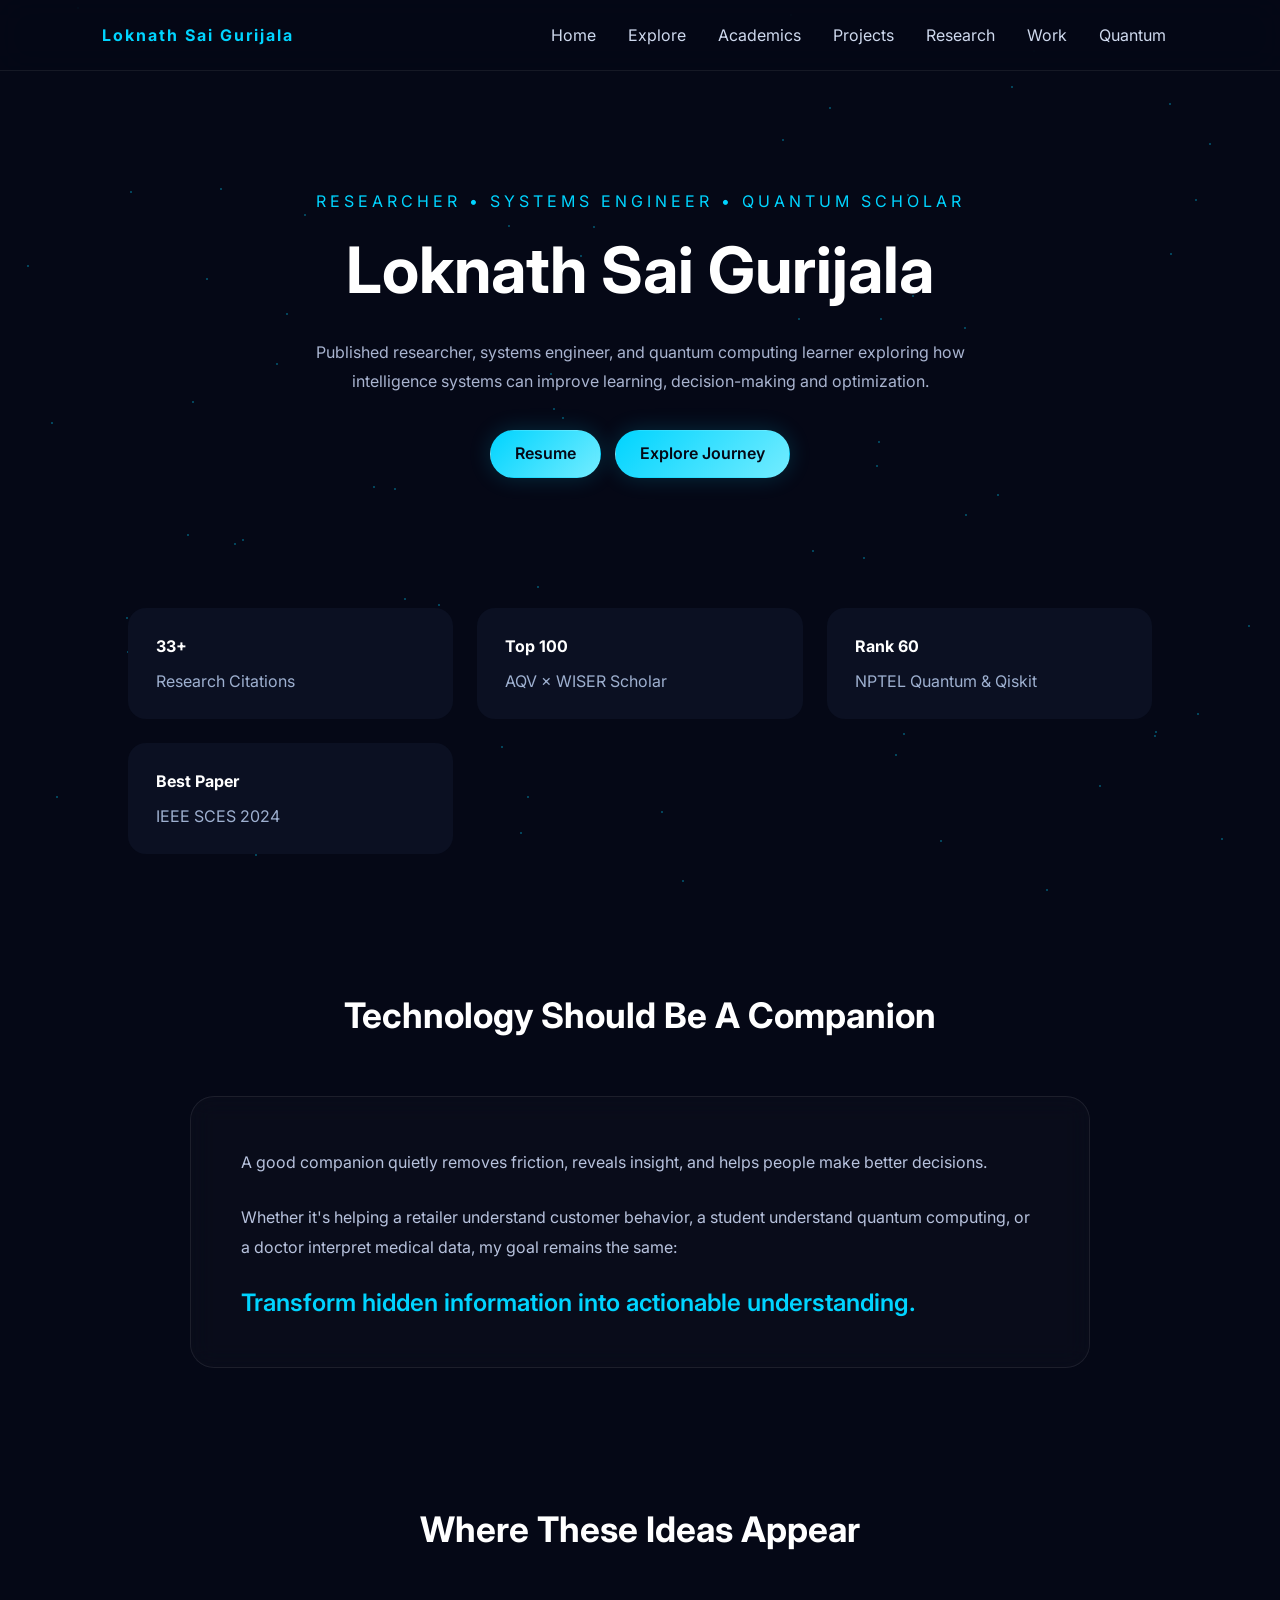
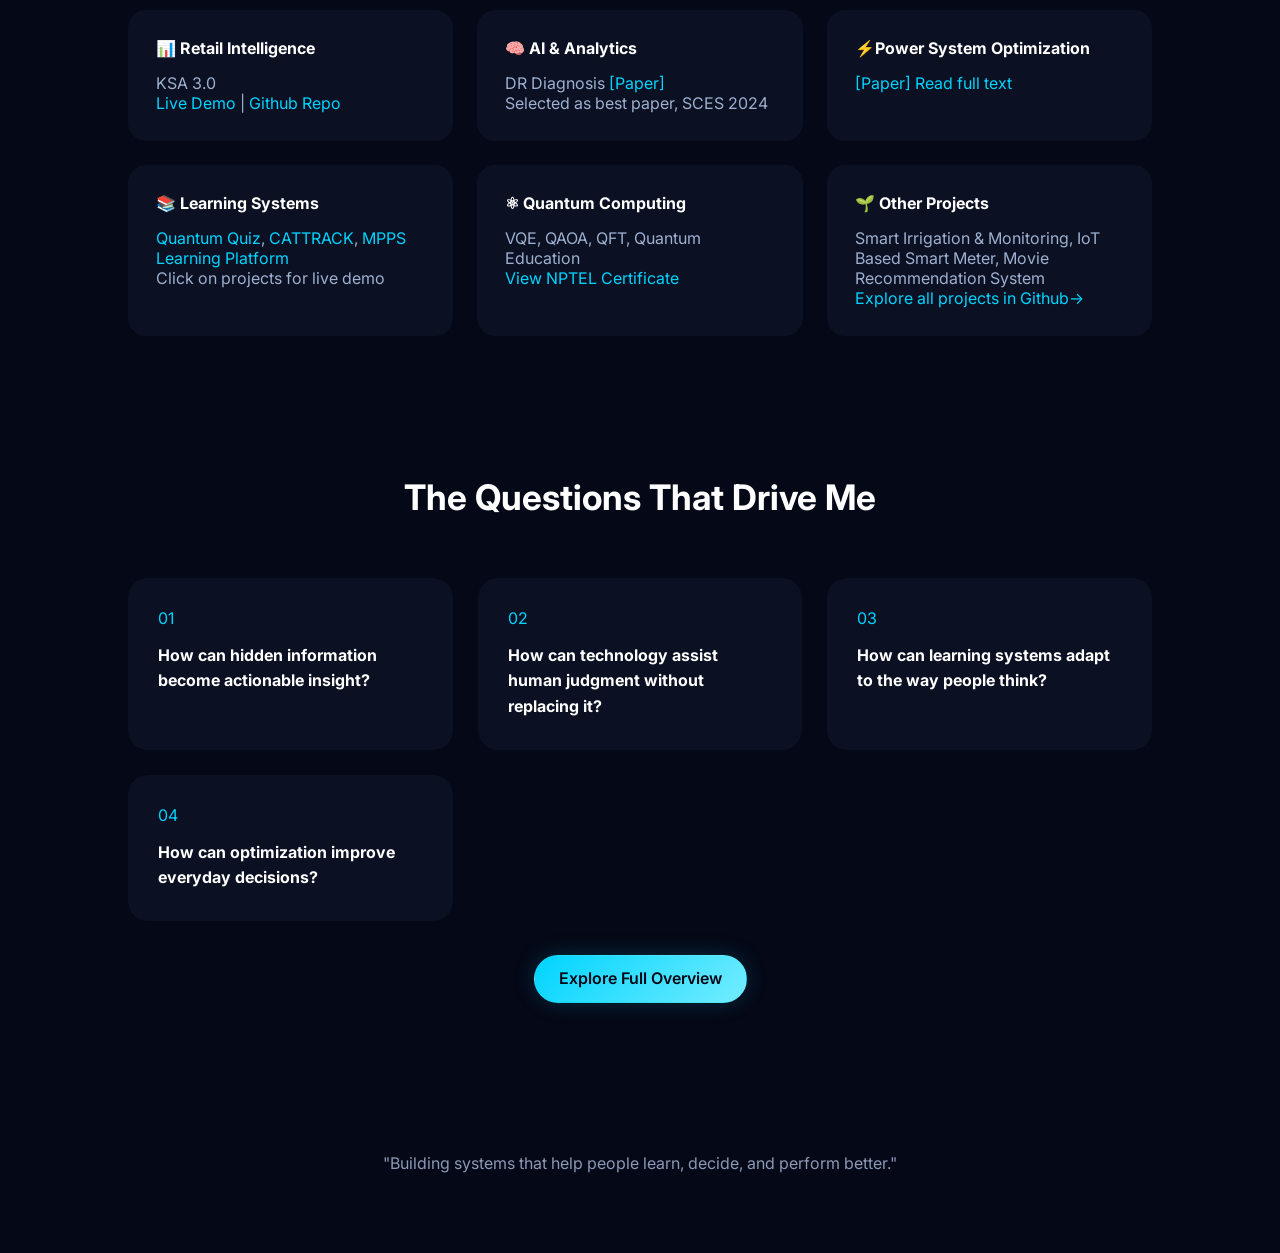
<file: index.html>
<!DOCTYPE html>
<html lang="en">
<head>
    <meta charset="UTF-8">
    <meta name="viewport" content="width=device-width, initial-scale=1.0">
    <title>Loknath Sai Gurijala</title>

    <link rel="stylesheet" href="css/landing_style.css">
</head>
<body>

    <!-- Background -->
    <div id="particles"></div>

    <!-- Navigation -->
    <nav class="navbar">
        <a href="index.html" class="logo">Loknath Sai Gurijala</a>

        <div class="nav-links">
            <a href="index.html">Home</a>
            <a href="explore.html">Explore</a>
            <a href="academics.html">Academics</a>
            <a href="projects.html">Projects</a>
            <a href="research.html">Research</a>
            <a href="work.html">Work</a>
            <a href="quantum.html">Quantum</a>
        </div>
    </nav>

    <!-- HERO -->
    <section class="hero" id="home">

    <div class="hero-content">

        <div class="hero-tag">
            RESEARCHER • SYSTEMS ENGINEER • QUANTUM SCHOLAR
        </div>

        <h1>
            Loknath Sai Gurijala
        </h1>

        <p>
            Published researcher, systems engineer,
            and quantum computing learner exploring
            how intelligence systems can improve
            learning, decision-making and optimization.
        </p>

        <div class="hero-actions">
            <a href="pdf_resume.html" class="primary-button">
                Resume
            </a>

            <a href="#philosophy" class="primary-button">
                Explore Journey
            </a>
        </div>

    </div>

</section>

<section class="section">

    <div class="domains">

        <div class="domain-card">
            <h4>33+</h4>
            <p>Research Citations</p>
        </div>

        <div class="domain-card">
            <h4>Top 100</h4>
            <p>AQV × WISER Scholar</p>
        </div>

        <div class="domain-card">
            <h4>Rank 60</h4>
            <p>NPTEL Quantum & Qiskit</p>
        </div>

        <div class="domain-card">
            <h4>Best Paper</h4>
            <p>IEEE SCES 2024</p>
        </div>

    </div>

</section>

    <!-- PHILOSOPHY -->
    <section id="philosophy" class="section">

        <h3>Technology Should Be A Companion</h3>

        <div class="philosophy-card">

            <p>
                A good companion quietly removes friction,
                reveals insight, and helps people make
                better decisions.
            </p>

            <p>
                Whether it's helping a retailer understand
                customer behavior, a student understand
                quantum computing, or a doctor interpret
                medical data, my goal remains the same:
            </p>

            <div class="mission">
                Transform hidden information into
                actionable understanding.
            </div>
            
        </div>

        
            
    

    </section>
<!-- DOMAINS -->
    <section class="section" id="projects-overview">

        <h3>Where These Ideas Appear</h3>

        <div class="domains">

            <div class="domain-card">
                <h4>📊 Retail Intelligence</h4>
                <p> KSA 3.0 </p>
                <p><a href="https://ksa-3-0.onrender.com" target="_blank">Live Demo</a> | <a href="https://github.com/loki1512/KSA-2.0/tree/main#readme" target="_blank">Github Repo</a></p>
            </div>
            <div class="domain-card">
                <h4>🧠 AI & Analytics</h4>
                <p>
                    DR Diagnosis <a href="https://www.cell.com/heliyon/fulltext/S2405-8440(24)02374-0" target="_blank">[Paper]</a> 
                </p>
                    <p>Selected as best paper, SCES 2024</p>
            </div>
            <div class="domain-card">
                <h4>⚡Power System Optimization</h4>
                <p> <a href="https://www.cell.com/heliyon/fulltext/S2405-8440(24)02374-0">[Paper] Read full text</a> </p>
            </div>
            <div class="domain-card">
                <h4>📚 Learning Systems</h4>
                <p>
                    <a href="https://loki1512.github.io/quantum_quiz/">Quantum Quiz</a>,
                    <a href="https://cattrack.onrender.com/">CATTRACK</a>,
                    <a href=" https://loki1512.github.io/Mega_PTM_3.0/">MPPS Learning Platform</a>


                </p>
                <p>Click on projects for live demo</p>
            </div>

            

            <div class="domain-card">
                <h4>⚛ Quantum Computing</h4>
                <p>VQE, QAOA, QFT, Quantum Education</p>
                <p><a href="https://nptel.ac.in/noc/E_Certificate/NOC26CS89S35830011603221218" target="_blank">View NPTEL Certificate</a></p>
            </div>

            <div class="domain-card">
                <h4>🌱 Other Projects</h4>
                <p>
                Smart Irrigation & Monitoring,
                IoT Based Smart Meter,
                Movie Recommendation System
                </p>
                <p><a href="https://github.com/loki1512" target="_blank">Explore all projects in Github→</a></p>
            </div>

            

        </div>
    </section>

    <!-- QUESTIONS -->
    <section class="section" id="questions">

        <h3>The Questions That Drive Me</h3>

        <div class="question-grid">

            <div class="question-card">
                <span>01</span>
                <h4>
                    How can hidden information become actionable insight?
                </h4>
            </div>

            <div class="question-card">
                <span>02</span>
                <h4>
                    How can technology assist human judgment without replacing it?
                </h4>
            </div>

            <div class="question-card">
                <span>03</span>
                <h4>
                    How can learning systems adapt to the way people think?
                </h4>
            </div>

            <div class="question-card">
                <span>04</span>
                <h4>
                    How can optimization improve everyday decisions?
                </h4>
            </div>

        </div>
        <div class="section-actions">
            <a href="explore.html" class="primary-button">
                Explore Full Overview
            </a>
        </div>

    </section>

    
    <!-- FOOTER -->
    <footer>

        <p>
            "Building systems that help people learn,
            decide, and perform better."
        </p>

    </footer>

    <script src="js/landing_script.js"></script>

</body>
</html>
<!-- redeploy -->
</file>
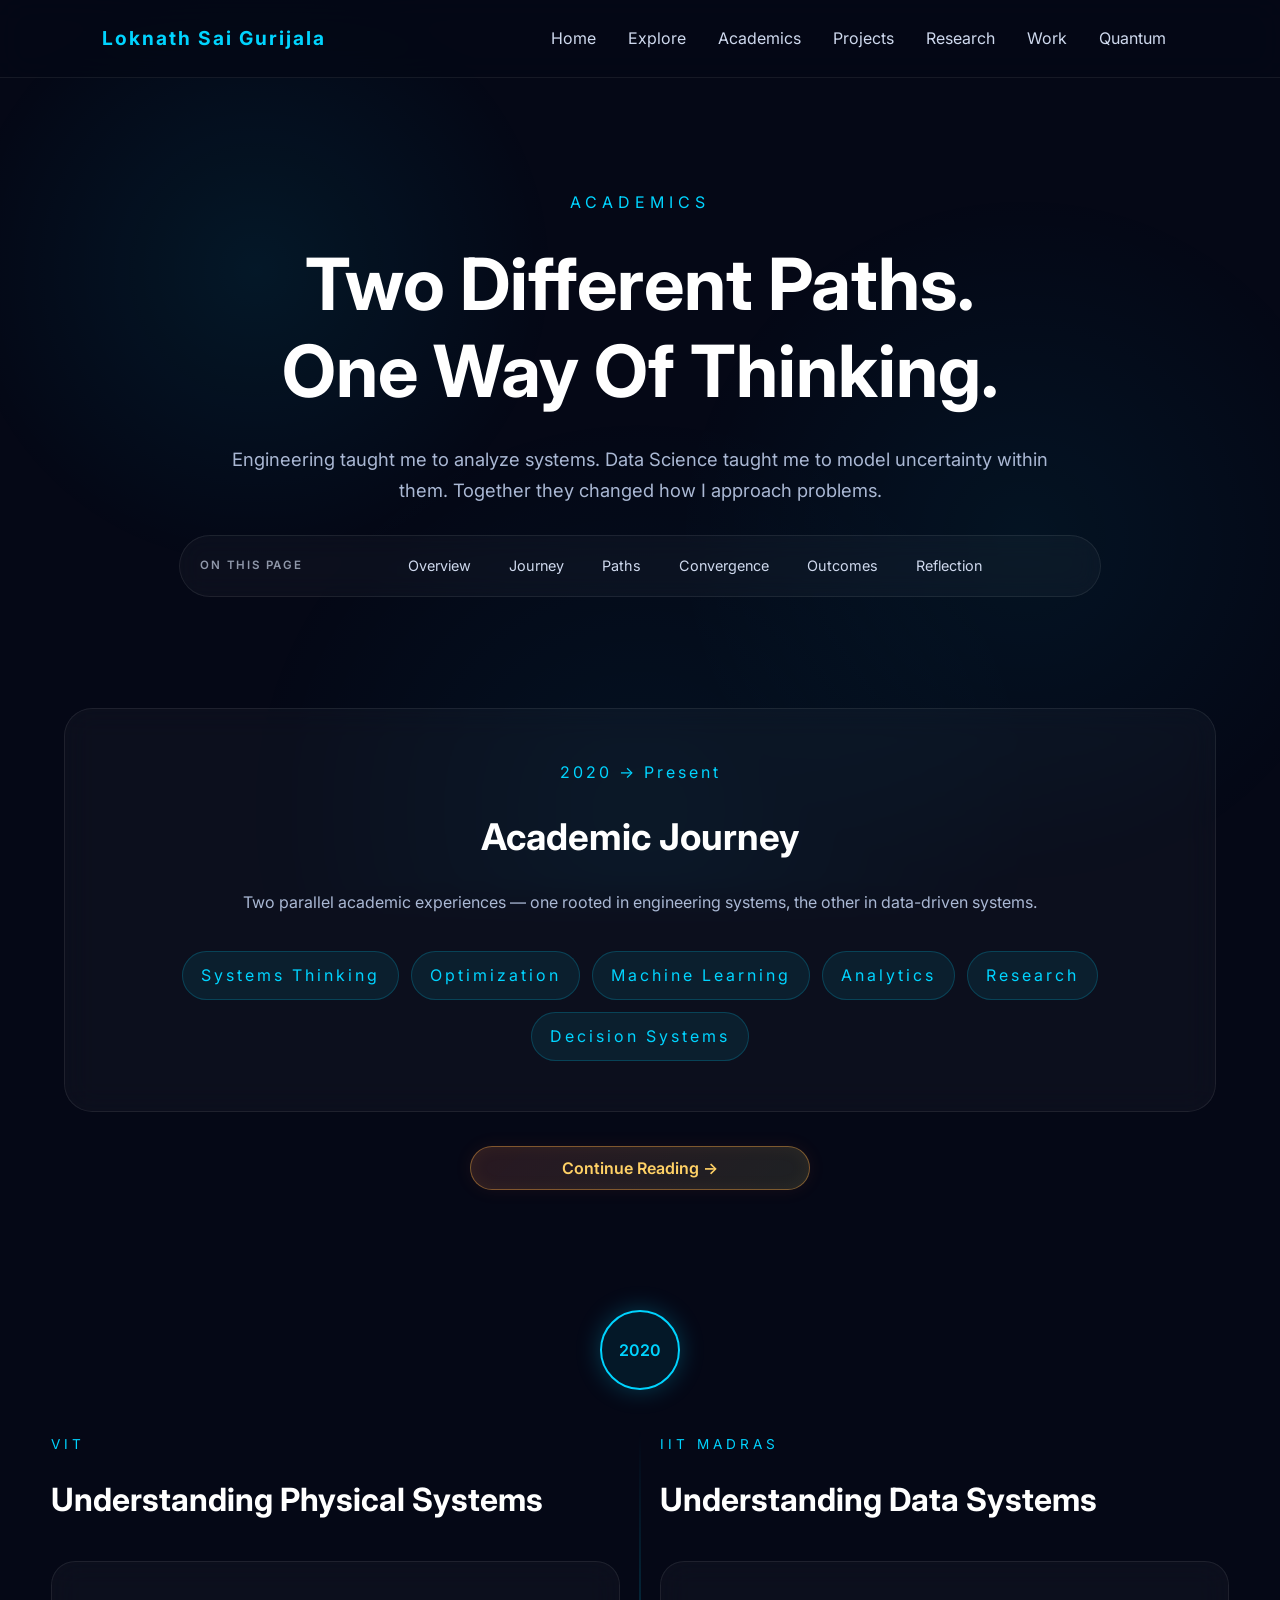
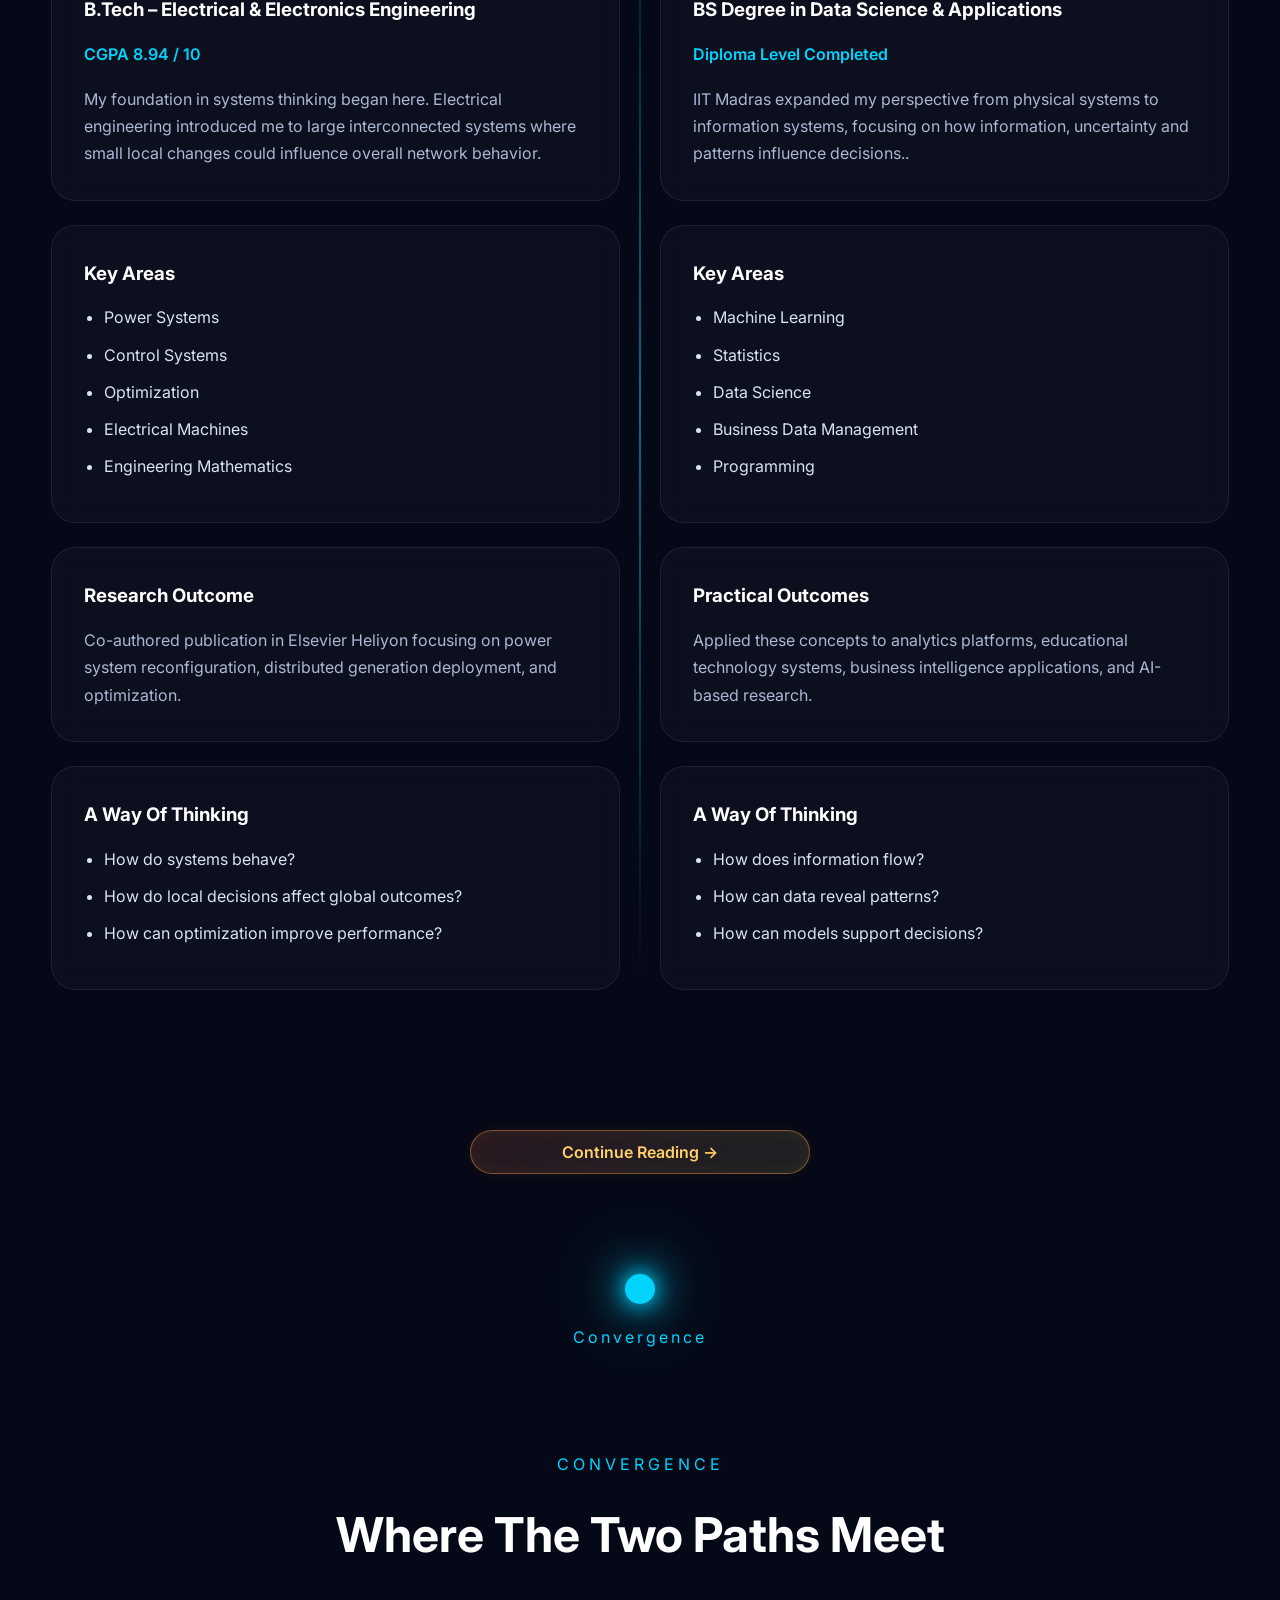
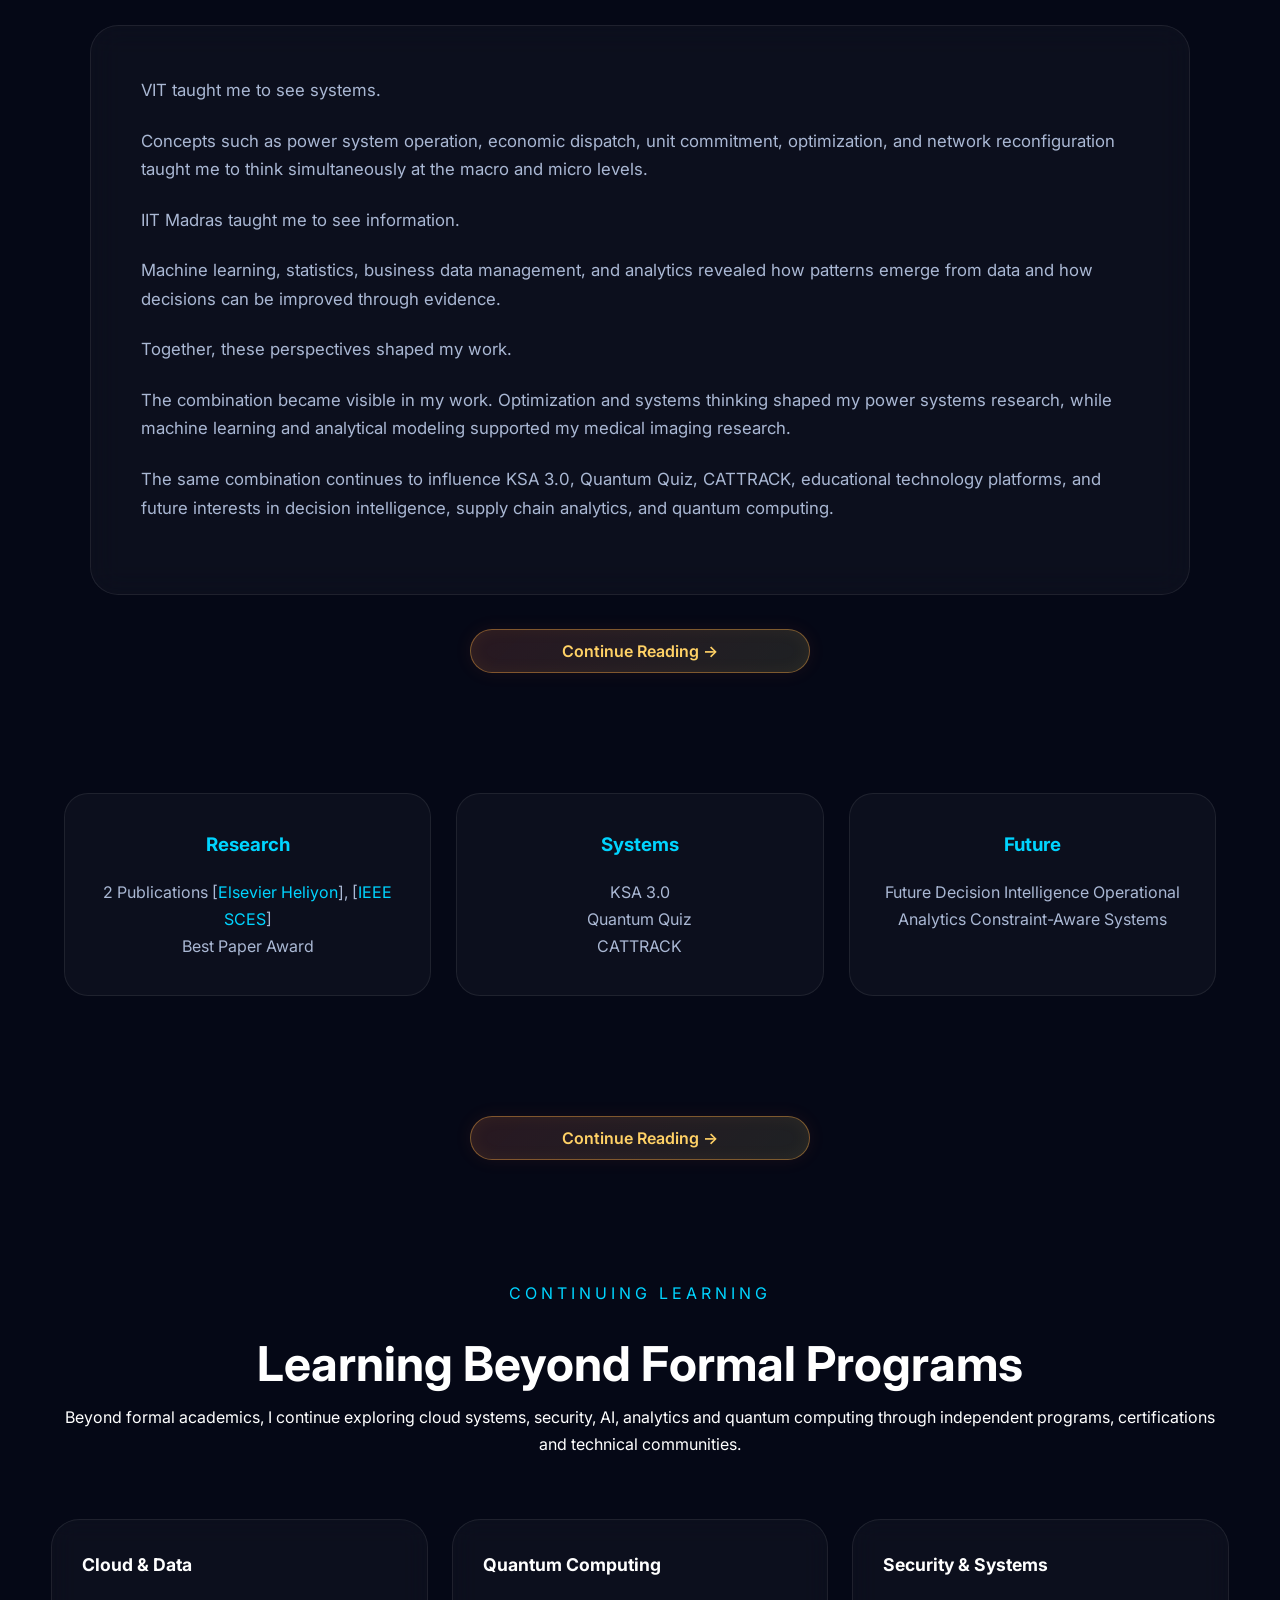
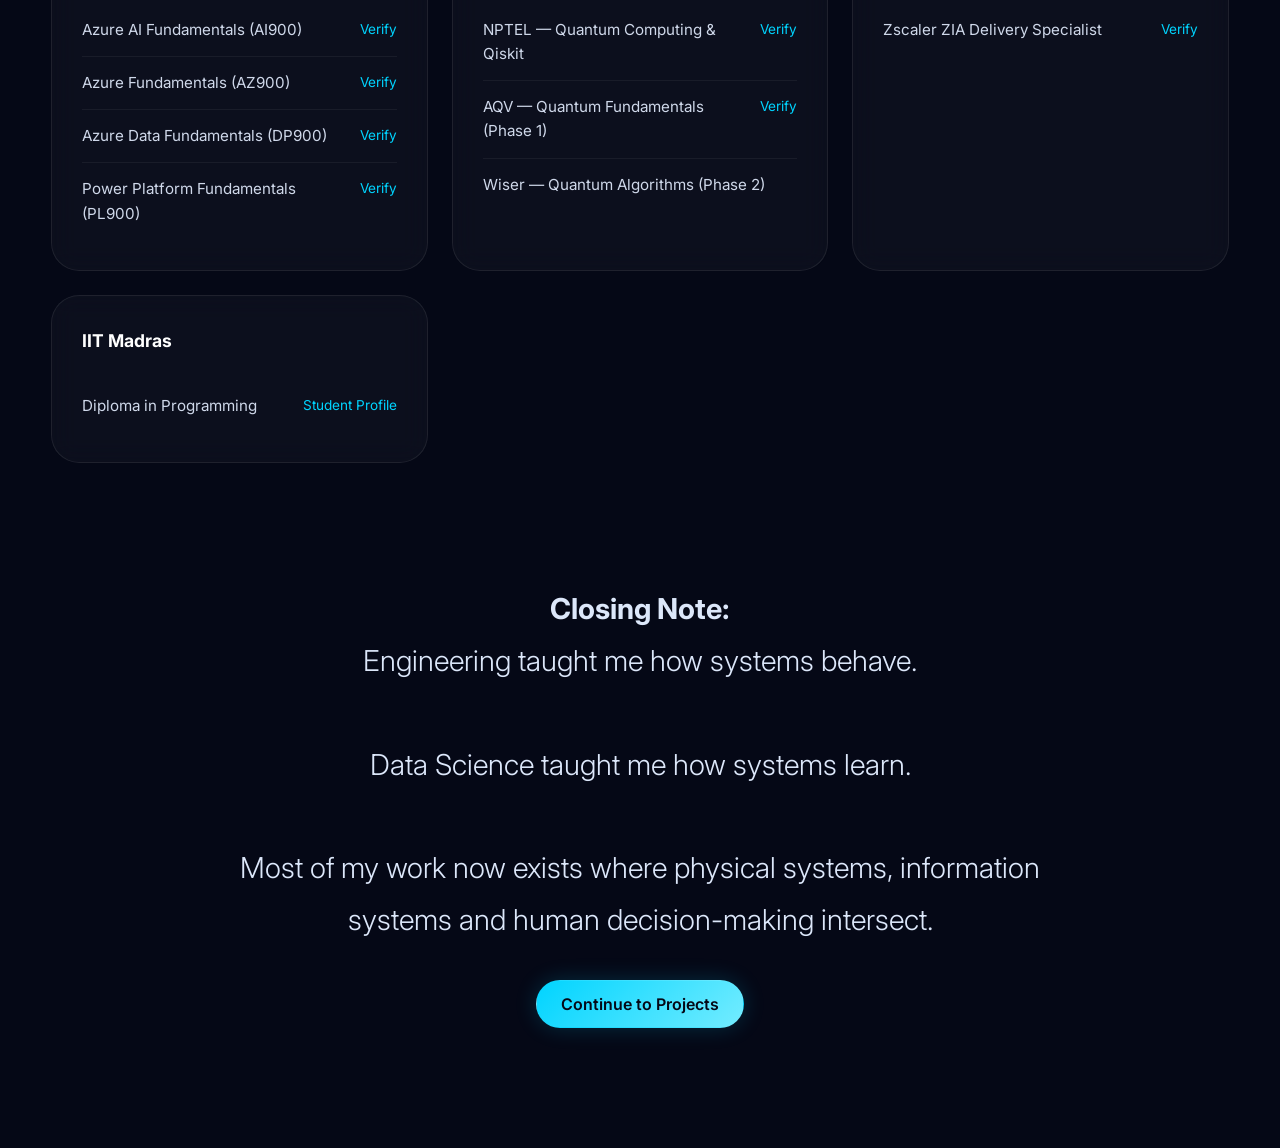
<file: academics.html>
<!DOCTYPE html>
<html lang="en">

<head>
    <meta charset="UTF-8">
    <meta name="viewport" content="width=device-width, initial-scale=1.0">
    <title>Academics | Loknath Sai Gurijala</title>

    <link rel="stylesheet" href="css/academics.css">
</head>

<body>

<div id="particles"></div>

<nav class="navbar">

    <a href="index.html" class="logo">
        Loknath Sai Gurijala
    </a>

    <div class="nav-links">
        <a href="index.html">Home</a>
        <a href="explore.html">Explore</a>
        <a href="academics.html">Academics</a>
        <a href="projects.html">Projects</a>
        <a href="research.html">Research</a>
        <a href="work.html">Work</a>
        <a href="quantum.html">Quantum</a>
    </div>

</nav>

<section class="hero" id="overview">

    <span class="hero-tag">
        ACADEMICS
    </span>

    <h1>
        Two Different Paths.<br>
        One Way Of Thinking.
    </h1>

    <p>
        Engineering taught me to analyze systems.

Data Science taught me to model uncertainty within them.

Together they changed how I approach problems.
    </p>

    <div class="section-nav">
        <a href="#overview">Overview</a>
        <a href="#journey">Journey</a>
        <a href="#paths">Paths</a>
        <a href="#convergence">Convergence</a>
        <a href="#outcomes">Outcomes</a>
        <a href="#closing">Reflection</a>
    </div>

    

</section>

<section class="journey" id="journey">

    <div class="timeline-line"></div>

    <div class="timeline-card">

        <span>2020 → Present</span>

        <h2>
            Academic Journey
        </h2>

        <p>
            Two parallel academic experiences —
            one rooted in engineering systems,
            the other in data-driven systems.
        </p>

        <div class="keywords">

            <span>Systems Thinking</span>
            <span>Optimization</span>
            <span>Machine Learning</span>
            <span>Analytics</span>
            <span>Research</span>
            <span>Decision Systems</span>

        </div>

    </div>

    <div class="section-actions">
        <a href="#paths" class="continue-button">
            Continue Reading →
        </a>
    </div>

</section>
<div class="journey-node">

    <div class="node year">
        2020
    </div>

</div>
<section class="split-section" id="paths">

    <!-- VIT -->

    <div class="track vit">

        <div class="track-header">

            <span class="track-label">
                VIT
            </span>

            <h2>
                Understanding Physical Systems
            </h2>

        </div>

        <div class="glass-card">

            <h3>
                B.Tech – Electrical & Electronics Engineering
            </h3>

            <div class="metric">
                CGPA 8.94 / 10
            </div>

            <p>
                My foundation in systems thinking began here.
                Electrical engineering introduced me to large interconnected systems where small local changes could influence overall network behavior.
            </p>

        </div>

        <div class="glass-card">

            <h3>
                Key Areas
            </h3>

            <ul>
                <li>Power Systems</li>
                <li>Control Systems</li>
                <li>Optimization</li>
                <li>Electrical Machines</li>
                <li>Engineering Mathematics</li>
            </ul>

        </div>

        <div class="glass-card">

            <h3>
                Research Outcome
            </h3>

            <p>
                Co-authored publication in Elsevier Heliyon
                focusing on power system reconfiguration,
                distributed generation deployment,
                and optimization.
            </p>

        </div>

        <div class="glass-card">

            <h3>
                A Way Of Thinking
            </h3>

            <ul>
                <li>How do systems behave?</li>
                <li>How do local decisions affect global outcomes?</li>
                <li>How can optimization improve performance?</li>
            </ul>

        </div>

    </div>

    <!-- IITM -->

    <div class="track iitm">

        <div class="track-header">

            <span class="track-label">
                IIT MADRAS
            </span>

            <h2>
                Understanding Data Systems
            </h2>

        </div>

        <div class="glass-card">

            <h3>
                BS Degree in Data Science & Applications
            </h3>

            <div class="metric">
                Diploma Level Completed
            </div>

            <p>
                IIT Madras expanded my perspective from
                physical systems to information systems,
                focusing on how information, uncertainty and patterns influence decisions..
            </p>

        </div>

        <div class="glass-card">

            <h3>
                Key Areas
            </h3>

            <ul>
                <li>Machine Learning</li>
                <li>Statistics</li>
                <li>Data Science</li>
                <li>Business Data Management</li>
                <li>Programming</li>
            </ul>

        </div>

        <div class="glass-card">

            <h3>
                Practical Outcomes
            </h3>

            <p>
                Applied these concepts to analytics platforms,
                educational technology systems,
                business intelligence applications,
                and AI-based research.
            </p>

        </div>

        <div class="glass-card">

            <h3>
                A Way Of Thinking
            </h3>

            <ul>
                <li>How does information flow?</li>
                <li>How can data reveal patterns?</li>
                <li>How can models support decisions?</li>
            </ul>

        </div>

    </div>

</section>
<div class="section-actions">
    <a href="#convergence" class="continue-button">
        Continue Reading →
    </a>
</div>
<div class="merge-timeline">

    <div class="merge-node"></div>

    <div class="merge-text">
        Convergence
    </div>

</div>
<section class="convergence" id="convergence">

    <div class="section-header">

        <span>
            CONVERGENCE
        </span>

        <h2>
            Where The Two Paths Meet
        </h2>

    </div>

    <div class="convergence-card">

        <p>
            VIT taught me to see systems.
        </p>

        <p>
            Concepts such as power system operation,
            economic dispatch, unit commitment,
            optimization, and network reconfiguration
            taught me to think simultaneously at the
            macro and micro levels.
        </p>

        <p>
            IIT Madras taught me to see information.
        </p>

        <p>
            Machine learning, statistics,
            business data management, and analytics
            revealed how patterns emerge from data
            and how decisions can be improved through evidence.
        </p>

        <p>
            Together, these perspectives shaped my work.
        </p>

        <p>
            The combination became visible in my work.
            Optimization and systems thinking shaped my
            power systems research,
            while machine learning and analytical modeling
            supported my medical imaging research.
        </p>

        <p>
            The same combination continues to influence
            KSA 3.0, Quantum Quiz, CATTRACK,
            educational technology platforms,
            and future interests in decision intelligence,
            supply chain analytics, and quantum computing.
        </p>

    </div>

    <div class="section-actions">
        <a href="#outcomes" class="continue-button">
            Continue Reading →
        </a>
    </div>

</section>

<section class="outcomes" id="outcomes">

    <div class="outcome-card">

        <h3>
            Research
        </h3>

        <p>
            2 Publications [<a href="https://www.cell.com/heliyon/fulltext/S2405-8440(24)02374-0">Elsevier Heliyon</a>], [<a href="https://ieeexplore.ieee.org/document/10652422">IEEE SCES</a>]
            <br>
            Best Paper Award
        </p>

    </div>

    <div class="outcome-card">

        <h3>
            Systems
        </h3>

        <p>
            KSA 3.0
            <br>
            Quantum Quiz
            <br>
            CATTRACK
        </p>

    </div>

    <div class="outcome-card">

        <h3>
            Future
        </h3>

        <p>
            Future

Decision Intelligence
Operational Analytics
Constraint-Aware Systems
        </p>

    </div>

</section>
<div class="section-actions">
    <a href="#certifications" class="continue-button">
        Continue Reading →
    </a>
</div>

<section class="learning-ledger" id="certifications">

    <div class="section-header">

        <span>
            CONTINUING LEARNING
        </span>

        <h2>
            Learning Beyond Formal Programs
        </h2>

        <p>

            Beyond formal academics,
            I continue exploring cloud systems,
            security, AI, analytics and quantum computing
            through independent programs,
            certifications and technical communities.

        </p>

    </div>

    <div class="cert-grid">

        <!-- CLOUD -->

        <div class="cert-card">

            <h3>
                Cloud & Data
            </h3>

            <div class="cert-item">

                <span>
                    Azure AI Fundamentals (AI900)
                </span>

                <a href="https://learn.microsoft.com/api/credentials/share/en-us/LoknathSaiGurijala-4965/76FC778817E8D0AA?sharingId=FF3C45C61C5ED53"
                target="_blank">

                    Verify

                </a>

            </div>

            <div class="cert-item">

                <span>
                    Azure Fundamentals (AZ900)
                </span>

                <a href="https://learn.microsoft.com/api/credentials/share/en-us/LoknathSaiGurijala-4965/8F59DC38ADA54D1E?sharingId=FF3C45C61C5ED53"
                target="_blank">

                    Verify

                </a>

            </div>

            <div class="cert-item">

                <span>
                    Azure Data Fundamentals (DP900)
                </span>

                <a href="https://learn.microsoft.com/api/credentials/share/en-us/LoknathSaiGurijala-4965/5BBED73C8102E80C?sharingId=FF3C45C61C5ED53"
                target="_blank">

                    Verify

                </a>

            </div>

            <div class="cert-item">

                <span>
                    Power Platform Fundamentals (PL900)
                </span>

                <a href="https://learn.microsoft.com/api/credentials/share/en-us/LoknathSaiGurijala-4965/B11BB963B751341B?sharingId=FF3C45C61C5ED53"
                target="_blank">

                    Verify

                </a>

            </div>

        </div>

        <!-- QUANTUM -->

        <div class="cert-card">

            <h3>
                Quantum Computing
            </h3>

            <div class="cert-item">

                <span>
                    NPTEL — Quantum Computing & Qiskit
                </span>

                <a href="https://nptel.ac.in/noc/E_Certificate/NOC26CS89S35830011603221218"
                target="_blank">

                    Verify

                </a>

            </div>

            <div class="cert-item">

                <span>
                    AQV — Quantum Fundamentals (Phase 1)
                </span>

                <a href="https://lms-cdn.qubitech.io/media/certificates/1/7dabb560/feff68f6_08fd0019.jpg"
                target="_blank">

                    Verify

                </a>

            </div>

            <div class="cert-item">

                <span>
                    Wiser — Quantum Algorithms (Phase 2)
                </span>

            </div>

        </div>

        <!-- SECURITY -->

        <div class="cert-card">

            <h3>
                Security & Systems
            </h3>

            <div class="cert-item">

                <span>
                    Zscaler ZIA Delivery Specialist
                </span>

                <a href="https://verify.skilljar.com/c/4urz2kun3a98"
                target="_blank">

                    Verify

                </a>

            </div>

        </div>

        <!-- IITM -->

        <div class="cert-card">

            <h3>
                IIT Madras
            </h3>

            <div class="cert-item">

                <span>
                    Diploma in Programming
                </span>
                <a href="https://app.onlinedegree.iitm.ac.in/student/21F3002425"
                target="_blank">

                    Student Profile

                </a>

            </div>

        </div>

    </div>

</section>


<section class="closing" id="closing">

    
    <blockquote>
        <h4>Closing Note:</h4>
        Engineering taught me how systems behave.
        <br><br>
        Data Science taught me how systems learn.
        <br><br>
        Most of my work now exists
where physical systems,
information systems
and human decision-making intersect.
    </blockquote>

    <div class="section-actions">
        <a href="projects.html" class="primary-button">
            Continue to Projects
        </a>
    </div>

</section>

</body>

</html>
</file>
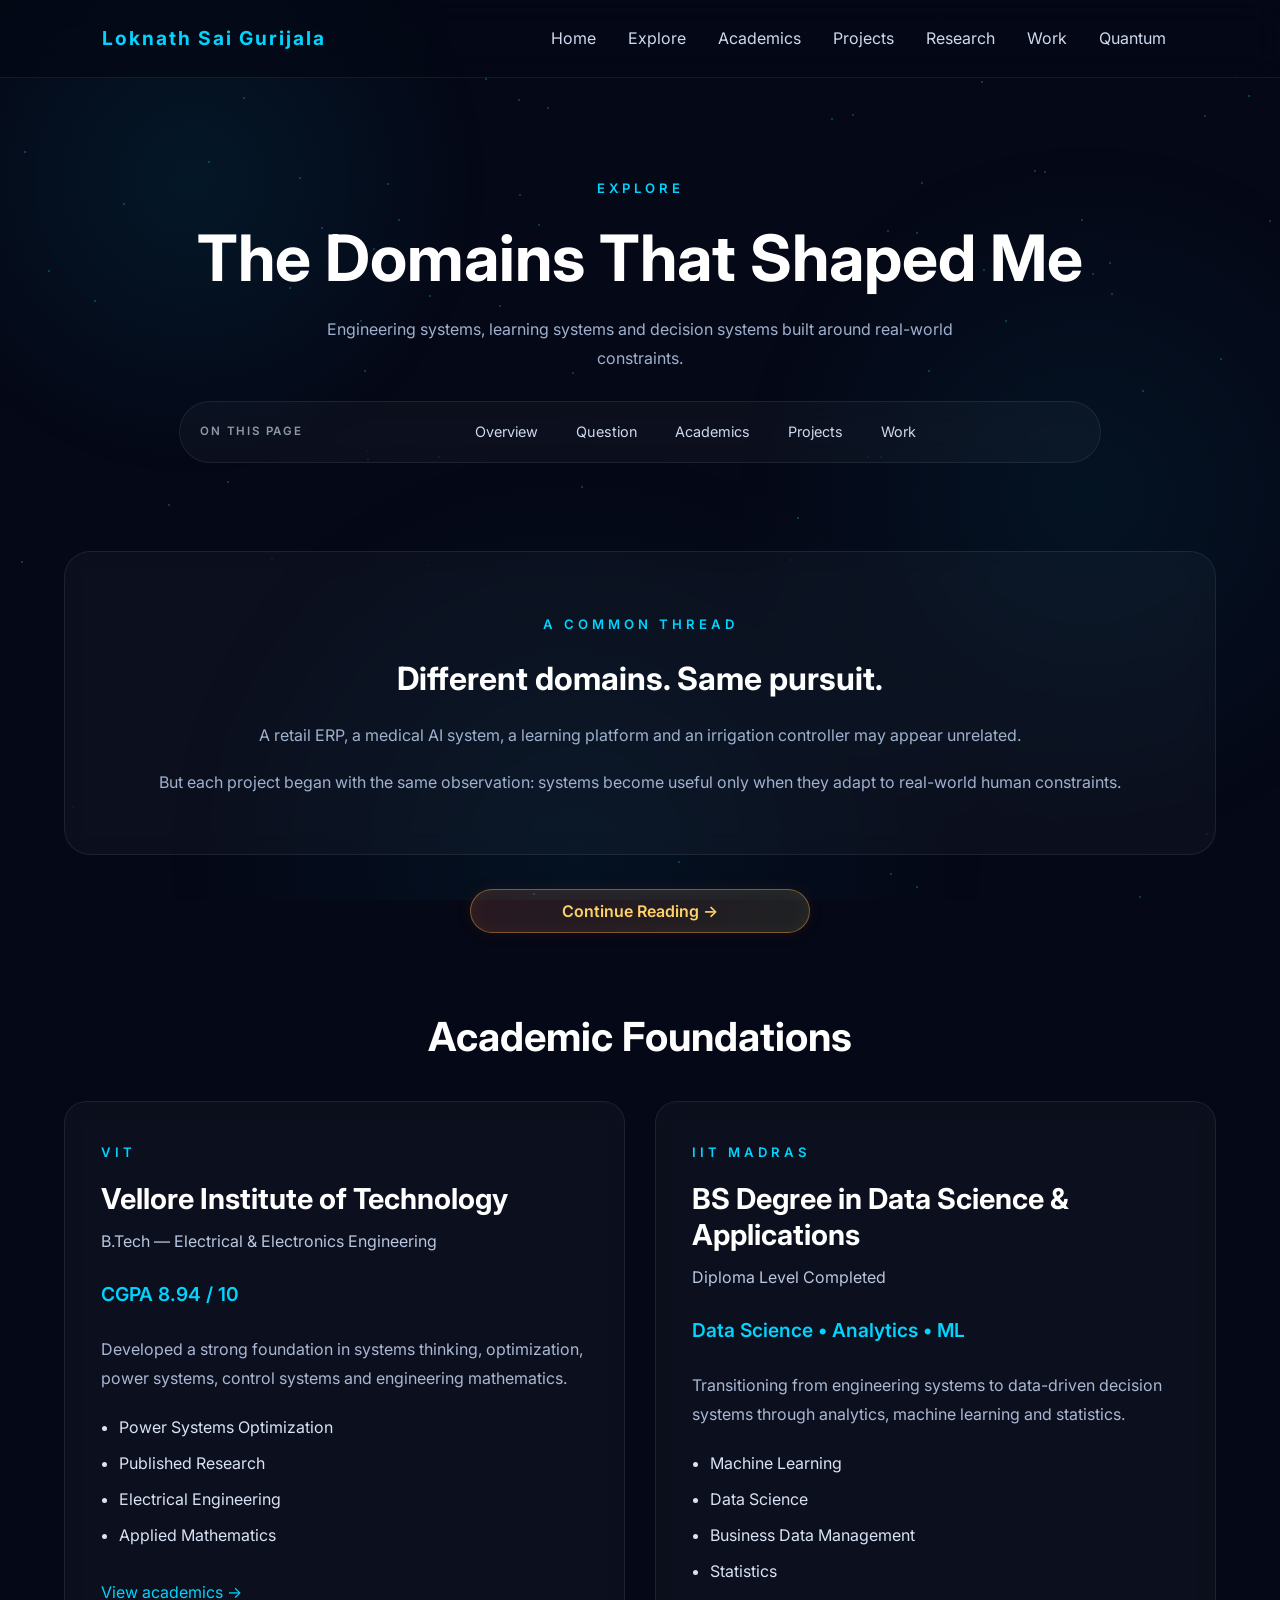
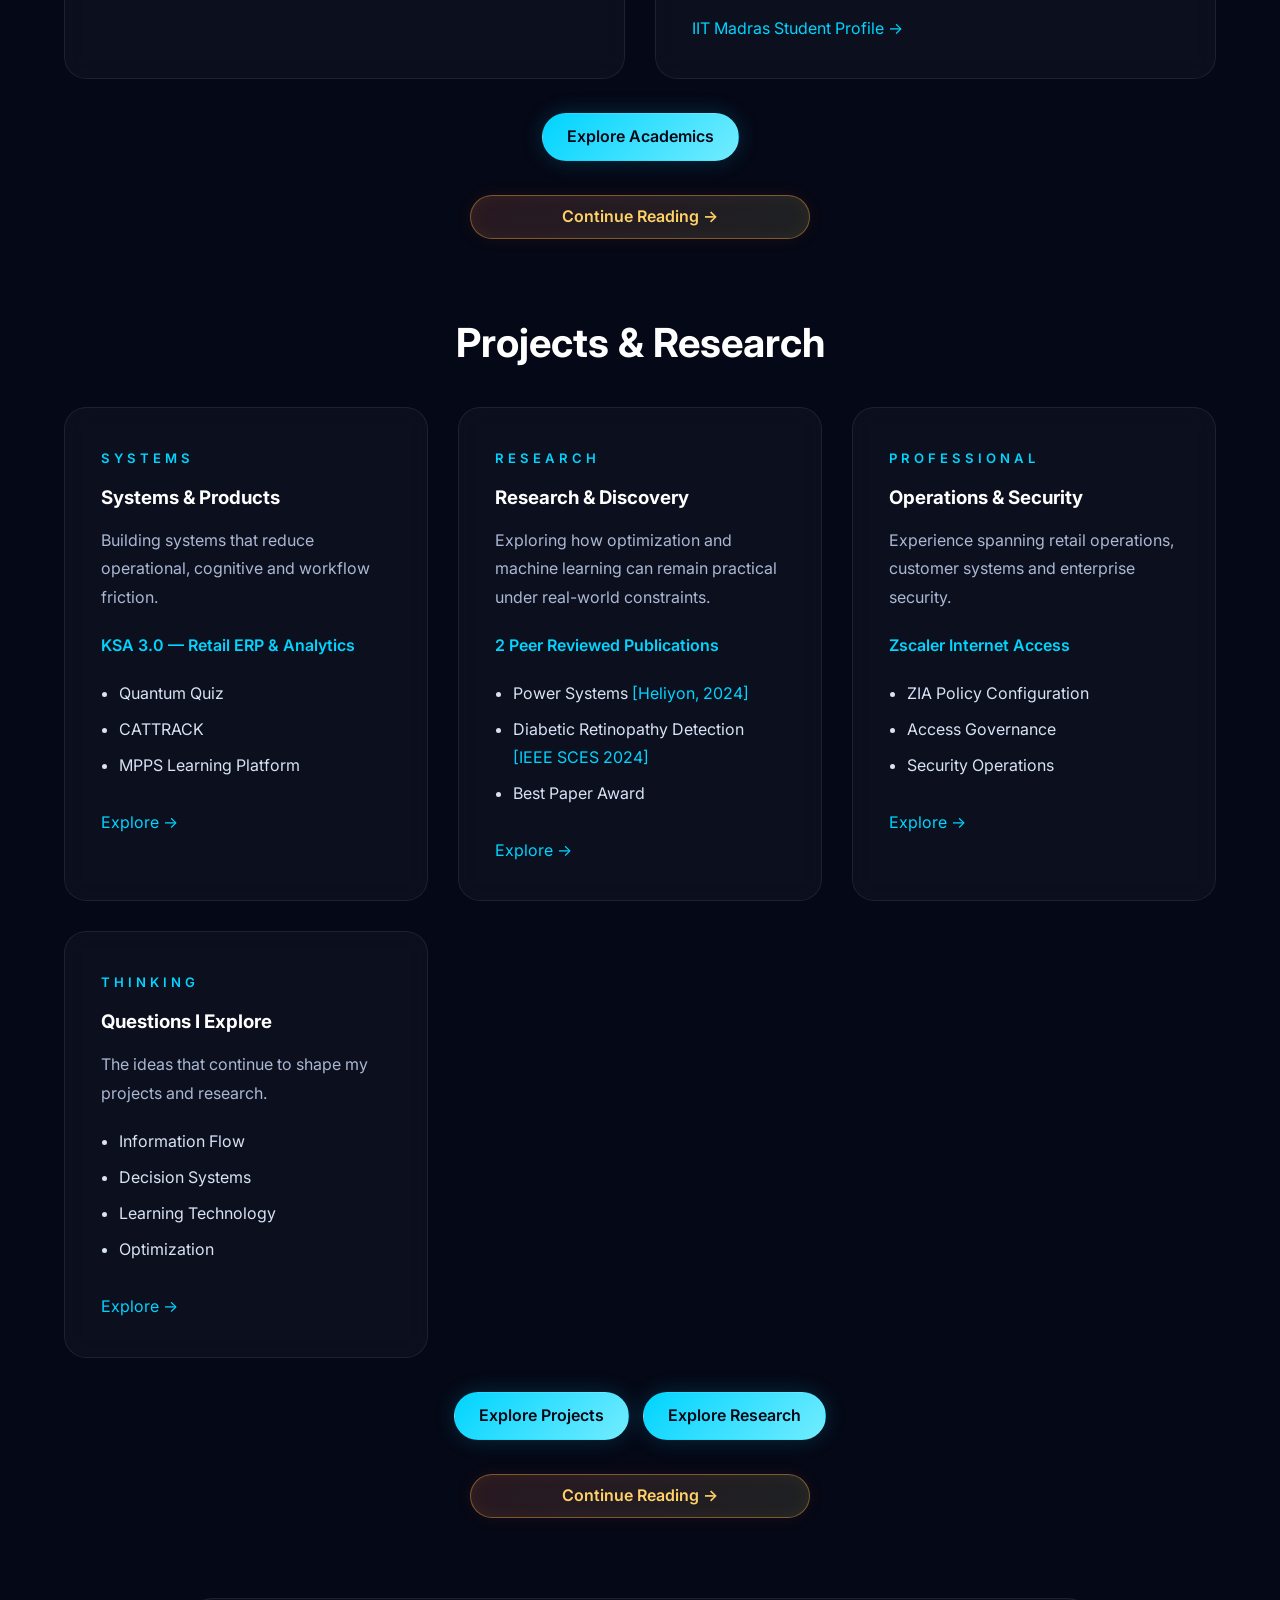
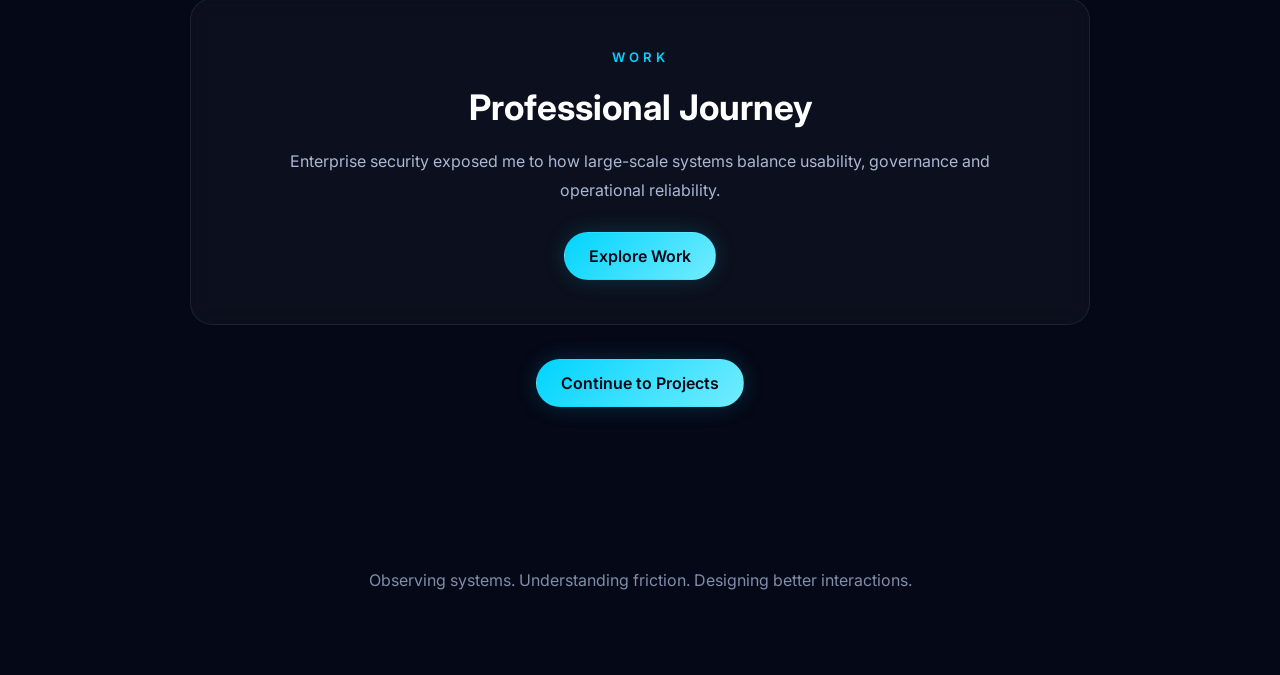
<file: explore.html>
<!DOCTYPE html>
<html lang="en">
<head>
<meta charset="UTF-8">
<meta name="viewport" content="width=device-width, initial-scale=1.0">

<title>Explore | Loknath Sai Gurijala</title>

<link rel="stylesheet" href="css/explore.css">
</head>

<body>

<div id="particles"></div>

<nav class="navbar">

    <a href="index.html" class="logo">
        Loknath Sai Gurijala
    </a>

    <div class="nav-links">
        <a href="index.html">Home</a>
        <a href="explore.html">Explore</a>
        <a href="academics.html">Academics</a>
        <a href="projects.html">Projects</a>
        <a href="research.html">Research</a>
        <a href="work.html">Work</a>
        <a href="#quantum">Quantum</a>
    </div>

</nav>

<section class="hero" id="overview">

    <div class="hero-content">

        <span class="section-label">
            EXPLORE
        </span>

        <h1>
            The Domains That Shaped Me
        </h1>

        <p>
            Engineering systems,
learning systems
and decision systems
built around real-world constraints.
        </p>

        <div class="section-nav">
            <a href="#overview">Overview</a>
            <a href="#central-question">Question</a>
            <a href="#academics">Academics</a>
            <a href="#projects-research">Projects</a>
            <a href="#work">Work</a>
            
        </div>

    </div>

    

</section>

<!-- Central Question -->

<section class="container" id="central-question">

    <div class="central-card">

        <span class="card-label">
            A COMMON THREAD
        </span>

        <h2>
            Different domains.
            Same pursuit.
        </h2>

        <p>

            A retail ERP,
            a medical AI system,
            a learning platform
            and an irrigation controller
            may appear unrelated.

        </p>

        <p>

            But each project began
            with the same observation:

            systems become useful
            only when they adapt
            to real-world human constraints.

        </p>

    </div>

    <div class="section-actions">

        <a href="#academics" class="continue-button">
            Continue Reading →
        </a>

    </div>

</section>

<!-- Academics -->

<section class="container" id="academics">

    <h2 class="section-title">
        Academic Foundations
    </h2>

    <div class="academics-grid">

        <div class="academic-tile">

            <span class="card-label">
                VIT
            </span>

            <h3>
                Vellore Institute of Technology
            </h3>

            <div class="subtitle">
                B.Tech — Electrical & Electronics Engineering
            </div>

            <div class="metric">
                CGPA 8.94 / 10
            </div>

            <p>
                Developed a strong foundation in systems
                thinking, optimization, power systems,
                control systems and engineering mathematics.
            </p>

            <ul>
                <li>Power Systems Optimization</li>
                <li>Published Research</li>
                <li>Electrical Engineering</li>
                <li>Applied Mathematics</li>
            </ul>

            <a href="academics.html#vit">
                View academics →
            </a>

        </div>

        <div class="academic-tile">

            <span class="card-label">
                IIT MADRAS
            </span>

            <h3>
                BS Degree in Data Science & Applications
            </h3>

            <div class="subtitle">
                Diploma Level Completed
            </div>

            <div class="metric">
                Data Science • Analytics • ML
            </div>

            <p>
                Transitioning from engineering systems
                to data-driven decision systems through
                analytics, machine learning and statistics.
            </p>

            <ul>
                <li>Machine Learning</li>
                <li>Data Science</li>
                <li>Business Data Management</li>
                <li>Statistics</li>
            </ul>

            <a
            href="https://app.onlinedegree.iitm.ac.in/student/21F3002425"
            target="_blank">
                IIT Madras Student Profile →
            </a>

        </div>

    </div>

    <div class="section-actions">
        <a href="academics.html" class="primary-button">
            Explore Academics
        </a>
    </div>
    <div class="section-actions">
        <a href="#projects-research" class="continue-button">
            Continue Reading →
        </a>
    </div>

</section>

<!-- Projects -->

<section class="container" id="projects-research">

    <h2 class="section-title">
        Projects & Research
    </h2>

    <div class="cards-grid">

        <div class="domain-card">

            <span class="card-label">
                SYSTEMS
            </span>

            <h3>
                Systems & Products
            </h3>

            <p>
                Building systems that reduce operational,
cognitive and workflow friction.
            </p>

            <div class="highlight">
                KSA 3.0 — Retail ERP & Analytics
            </div>

            <ul>
                <li>Quantum Quiz</li>
                <li>CATTRACK</li>
                <li>MPPS Learning Platform</li>
            </ul>

            <a href="projects.html#ksa">
                Explore →
            </a>

        </div>

        <div class="domain-card">

            <span class="card-label">
                RESEARCH
            </span>

            <h3>
                Research & Discovery
            </h3>

            <p>
                Exploring how optimization and machine learning
can remain practical under real-world constraints.
            </p>

            <div class="highlight">
                2 Peer Reviewed Publications
            </div>

            <ul>
                <li>Power Systems <a href="https://www.cell.com/heliyon/fulltext/S2405-8440(24)02374-0">[Heliyon, 2024]</a></li>
                <li>Diabetic Retinopathy Detection <a href="https://ieeexplore.ieee.org/document/10652422">[IEEE SCES 2024]</a></li>
                <li>Best Paper Award</li>
            </ul>

            <a href="research.html">
                Explore →
            </a>

        </div>

        <div class="domain-card">

            <span class="card-label">
                PROFESSIONAL
            </span>

            <h3>
                Operations & Security
            </h3>

            <p>
                Experience spanning retail operations,
                customer systems and enterprise security.
            </p>

            <div class="highlight">
                Zscaler Internet Access
            </div>

            <ul>
                <li>ZIA Policy Configuration</li>
                <li>Access Governance</li>
                <li>Security Operations</li>
            </ul>

            <a href="work.html">
                Explore →
            </a>

        </div>

        <div class="domain-card" id="questions">

            <span class="card-label">
                THINKING
            </span>

            <h3>
                Questions I Explore
            </h3>

            <p>
                The ideas that continue to shape my
                projects and research.
            </p>

            <ul>
                <li>Information Flow</li>
                <li>Decision Systems</li>
                <li>Learning Technology</li>
                <li>Optimization</li>
            </ul>

            <a href="#questions">
                Explore →
            </a>

        </div>

    </div>

    <div class="section-actions">
        <a href="projects.html" class="primary-button">
            Explore Projects
        </a>
        <a href="research.html" class="primary-button">
            Explore Research
        </a>
    </div>
    <div class="section-actions">
        <a href="#work" class="continue-button">
            Continue Reading →
        </a>
    </div>

</section>

<!-- Work -->

<section class="container" id="work">

    <div class="work-tab">

        <span class="card-label">
            WORK
        </span>

        <h2>
            Professional Journey
        </h2>

        <p>
            Enterprise security exposed me to how
large-scale systems balance usability,
governance and operational reliability.
        </p>

        <a href="work.html" class="primary-button">
            Explore Work
        </a>

    </div>

    <div class="section-actions">
        <a href="projects.html" class="primary-button">
            Continue to Projects
        </a>
    </div>

</section>

<footer>

    <p>
        Observing systems.
Understanding friction.
Designing better interactions.
    </p>

</footer>

<script src="js/explore.js"></script>

</body>
</html>
</file>
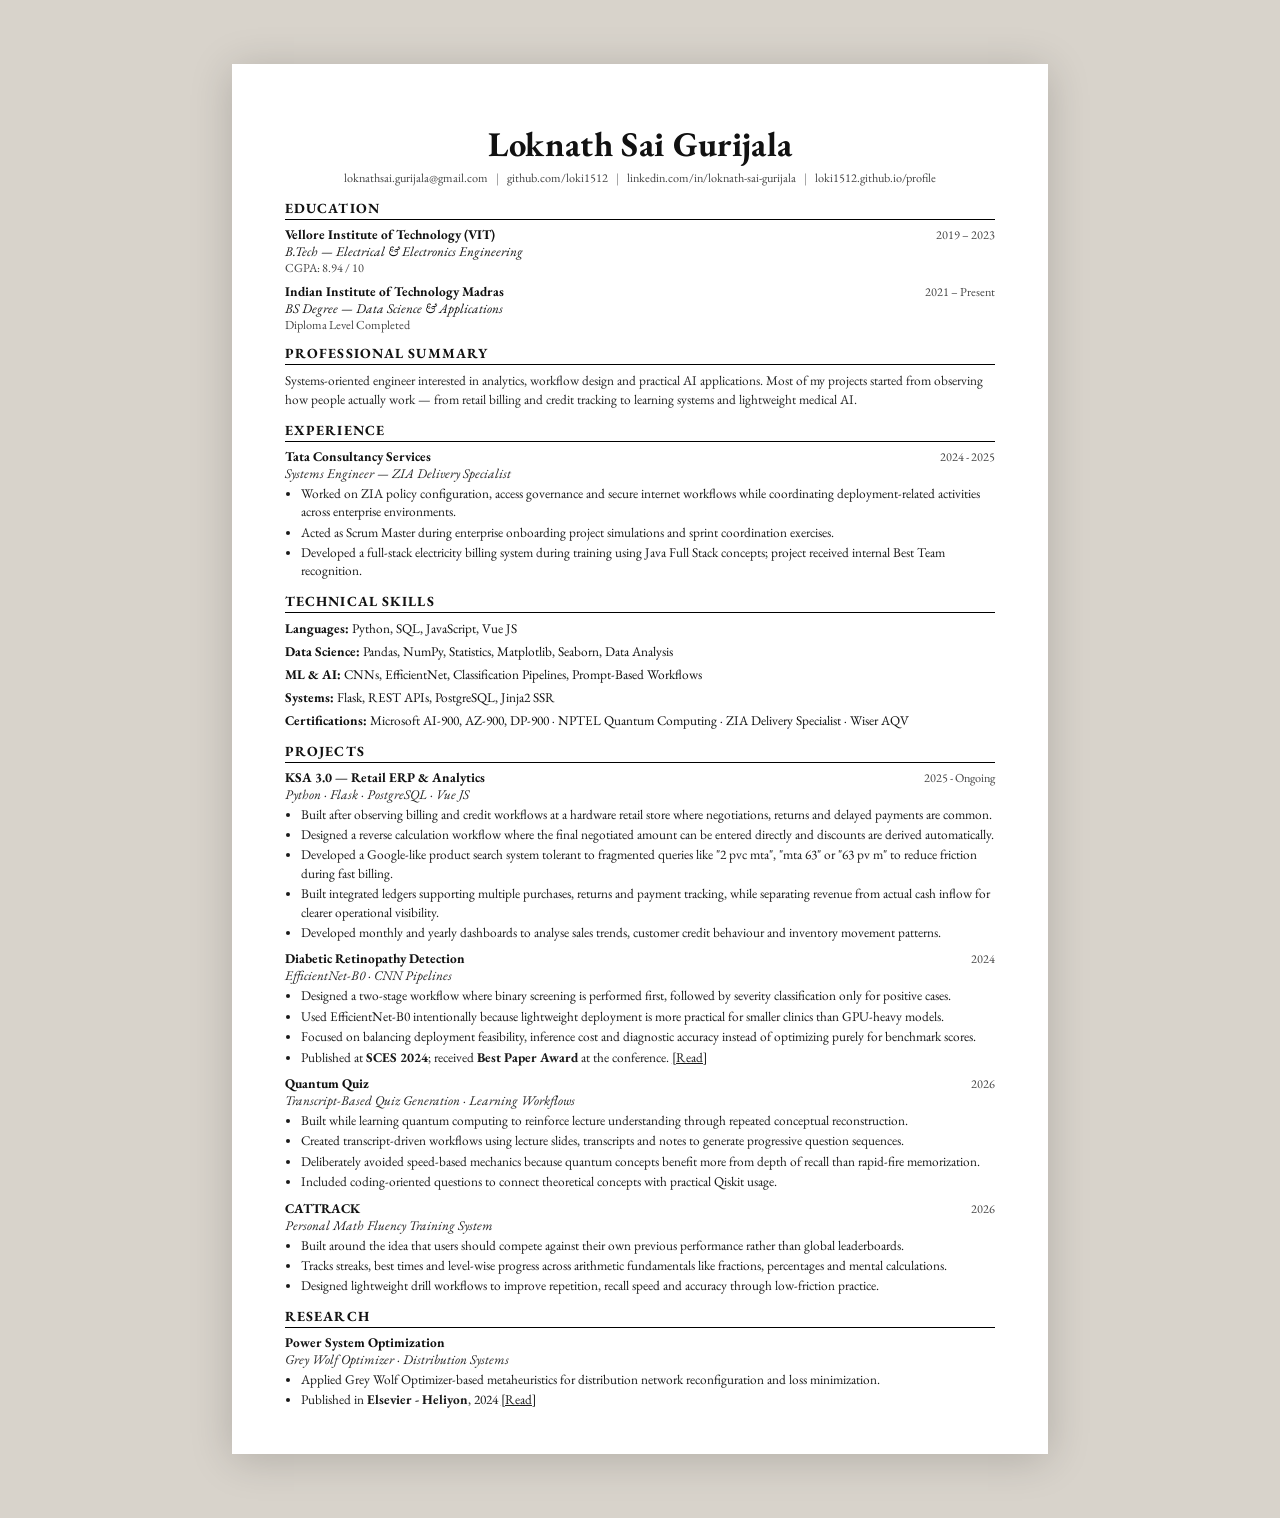
<file: pdf_resume.html>
<!DOCTYPE html>
<html lang="en">

<head>

<meta charset="UTF-8">

<meta
name="viewport"
content="width=device-width, initial-scale=1.0">

<title>
Loknath Sai Gurijala — Resume
</title>

<style>

@import url('https://fonts.googleapis.com/css2?family=EB+Garamond:wght@400;500;600;700&display=swap');

*,
*::before,
*::after{

    box-sizing:border-box;

    margin:0;
    padding:0;
}

:root{

    --page-w:8.5in;
    --page-h:11in;

    --margin-x:.55in;
    --margin-top:.65in;
    --margin-bottom:.38in;

    --ink:#111;
    --muted:#444;
    --rule:#888;

    --font:'EB Garamond', serif;

    --size-name:26pt;
    --size-section:10.5pt;
    --size-body:10pt;
    --size-small:9.2pt;
}

/* ================================= */
/* BASE */
/* ================================= */

html,
body{

    background:#d8d3cb;

    min-height:100vh;

    display:flex;

    justify-content:center;

    align-items:flex-start;

    padding:32px 16px;

    font-family:var(--font);

    color:var(--ink);
}

/* ================================= */
/* PAGE */
/* ================================= */

.page{

    width:var(--page-w);

    min-height:var(--page-h);

    background:white;

    color:var(--ink);

    padding:
    var(--margin-top)
    var(--margin-x)
    var(--margin-bottom)
    var(--margin-x);

    box-shadow:
    0 5px 40px rgba(0,0,0,.18);

    position:relative;
}

/* ================================= */
/* HEADER */
/* ================================= */

.r-name{

    text-align:center;

    font-size:var(--size-name);

    font-weight:700;

    line-height:1.05;

    margin-bottom:6px;

    letter-spacing:.01em;
}

/* ================================= */
/* CONTACTS */
/* ================================= */

.r-contact{

    display:flex;

    justify-content:center;

    flex-wrap:wrap;

    gap:0 8px;

    font-size:var(--size-small);

    color:var(--muted);

    line-height:1.5;

    margin-bottom:12px;
}

.r-contact a{

    color:inherit;

    text-decoration:none;

    transition:opacity .2s ease;
}

.r-contact a:hover{

    opacity:.72;
}

.sep{

    color:#888;
}

/* ================================= */
/* SECTIONS */
/* ================================= */

.r-section{

    margin-top:11px;

    break-inside:avoid;

    page-break-inside:avoid;
}

.r-section-title{

    font-size:var(--size-section);

    font-weight:700;

    text-transform:uppercase;

    letter-spacing:.08em;

    border-bottom:
    1.2px solid black;

    padding-bottom:2px;

    margin-bottom:6px;

    break-after:avoid;

    page-break-after:avoid;
}

/* ================================= */
/* SUMMARY */
/* ================================= */

.r-summary{

    font-size:var(--size-body);

    line-height:1.45;

    color:#222;

    margin-top:2px;
}

/* ================================= */
/* ENTRIES */
/* ================================= */

.r-entry{

    margin-bottom:8px;

    break-inside:avoid;

    page-break-inside:avoid;
}

.r-entry-header{

    display:flex;

    justify-content:space-between;

    align-items:baseline;

    gap:10px;

    flex-wrap:wrap;

    break-after:avoid;

    page-break-after:avoid;
}

.r-entry-left{

    display:flex;

    flex-direction:column;
}

.r-org{

    font-size:var(--size-body);

    font-weight:700;
}

.r-role{

    font-size:var(--size-body);

    font-style:italic;

    color:#222;
}

.r-date{

    font-size:var(--size-small);

    color:var(--muted);

    white-space:nowrap;
}

/* ================================= */
/* BULLETS */
/* ================================= */

.r-bullets{

    margin-top:3px;

    padding-left:16px;

    break-inside:avoid;

    page-break-inside:avoid;
}

.r-bullets li{

    font-size:var(--size-body);

    line-height:1.38;

    margin-bottom:2px;

    color:#1a1a1a;
}

/* ================================= */
/* EDUCATION */
/* ================================= */

.r-edu-row{

    display:flex;

    justify-content:space-between;

    align-items:baseline;

    gap:10px;

    margin-bottom:7px;

    break-inside:avoid;

    page-break-inside:avoid;
}

.r-edu-left{

    display:flex;

    flex-direction:column;
}

.r-edu-school{

    font-size:var(--size-body);

    font-weight:700;
}

.r-edu-degree{

    font-size:var(--size-body);

    font-style:italic;
}

.r-edu-detail{

    font-size:var(--size-small);

    color:var(--muted);
}

.r-edu-date{

    font-size:var(--size-small);

    color:var(--muted);

    white-space:nowrap;
}

/* ================================= */
/* SKILLS */
/* ================================= */

.r-skills-row{

    font-size:var(--size-body);

    line-height:1.5;

    margin-bottom:3px;
}

.r-skills-row strong{

    font-weight:700;
}

/* ================================= */
/* LINKS */
/* ================================= */

a{

    color:inherit;
}

/* ================================= */
/* MOBILE */
/* ================================= */

@media(max-width:900px){

    html,
    body{

        padding:18px 10px;
    }

    .page{

        width:100%;

        min-height:auto;

        padding:
        .55in
        .34in
        .42in
        .34in;
    }

    .r-name{

        font-size:22pt;
    }

    .r-contact{

        flex-direction:column;

        align-items:center;

        gap:2px;
    }

    .sep{

        display:none;
    }

    .r-entry-header,
    .r-edu-row{

        flex-direction:column;

        align-items:flex-start;

        gap:2px;
    }

    .r-date,
    .r-edu-date{

        margin-top:1px;
    }
}

/* ================================= */
/* PRINT */
/* ================================= */

@media print{

    html,
    body{

        background:white;

        margin:0;

        padding:0;
    }

    @page{

        size:letter;

        margin:
        .55in
        .28in
        .35in
        .28in;
    }

    .page{

        width:100%;

        min-height:100%;

        padding:
        .55in
        .5in
        .45in
        .5in;

        box-shadow:none;

        position:relative;
    }

    /* ================================= */
    /* PAGE FLOW */
    /* ================================= */

    .r-section,
    .r-entry,
    .r-edu-row{

        break-inside:avoid;

        page-break-inside:avoid;
    }

    .r-entry-header,
    .r-section-title{

        break-after:avoid;

        page-break-after:avoid;
    }

    .r-bullets{

        break-inside:avoid;

        page-break-inside:avoid;
    }

    /* ================================= */
    /* SPACING */
    /* ================================= */

    .r-section{

        margin-top:12px;
    }

    .r-entry{

        margin-bottom:10px;
    }

    /* ================================= */
    /* LINK CLEANUP */
    /* ================================= */

    a{

        text-decoration:none;

        color:black;
    }
}

</style>

</head>

<body>

<div class="page">

    <!-- ============================= -->
    <!-- HEADER -->
    <!-- ============================= -->

    <div class="r-name">

        Loknath Sai Gurijala

    </div>

    <div class="r-contact">

        <a href="mailto:loknathsai.gurijala@gmail.com">
            loknathsai.gurijala@gmail.com
        </a>

        <span class="sep">|</span>

        <a
        href="https://github.com/loki1512"
        target="_blank">

            github.com/loki1512

        </a>

        <span class="sep">|</span>

        <a
        href="https://www.linkedin.com/in/loknath-sai-gurijala-27b179203/"
        target="_blank">

            linkedin.com/in/loknath-sai-gurijala

        </a>

        <span class="sep">|</span>

        <a
        href="https://loki1512.github.io/profile"
        target="_blank">

            loki1512.github.io/profile

        </a>

    </div>

    <!-- ============================= -->
    <!-- EDUCATION -->
    <!-- ============================= -->

    <div class="r-section">

        <div class="r-section-title">
            Education
        </div>

        <div class="r-edu-row">

            <div class="r-edu-left">

                <span class="r-edu-school">
                    Vellore Institute of Technology (VIT)
                </span>

                <span class="r-edu-degree">
                    B.Tech — Electrical & Electronics Engineering
                </span>

                <span class="r-edu-detail">
                    CGPA: 8.94 / 10
                </span>

            </div>

            <span class="r-edu-date">
                2019 – 2023
            </span>

        </div>

        <div class="r-edu-row">

            <div class="r-edu-left">

                <span class="r-edu-school">
                    Indian Institute of Technology Madras
                </span>

                <span class="r-edu-degree">
                    BS Degree — Data Science & Applications
                </span>

                <span class="r-edu-detail">
                    Diploma Level Completed
                </span>

            </div>

            <span class="r-edu-date">
                2021 – Present
            </span>

        </div>

    </div>

    <!-- ============================= -->
    <!-- SUMMARY -->
    <!-- ============================= -->

    <div class="r-section">
      <div class="r-section-title">
            Professional Summary
        </div>

        <div class="r-summary">

            Systems-oriented engineer interested in
            analytics, workflow design and practical AI applications.

            Most of my projects started from observing
            how people actually work —
            from retail billing and credit tracking
            to learning systems and lightweight medical AI.

        </div>

    </div>

    <!-- ============================= -->
    <!-- EXPERIENCE -->
    <!-- ============================= -->

    <div class="r-section">

        <div class="r-section-title">
            Experience
        </div>

        <div class="r-entry">

            <div class="r-entry-header">

                <div class="r-entry-left">

                    <span class="r-org">
                        Tata Consultancy Services
                    </span>

                    <span class="r-role">
                        Systems Engineer — ZIA Delivery Specialist
                    </span>

                </div>

                <span class="r-date">
                    2024 - 2025
                </span>

            </div>

            <ul class="r-bullets">

                <li>

                    Worked on ZIA policy configuration,
                    access governance and secure internet workflows
                    while coordinating deployment-related activities
                    across enterprise environments.

                </li>

                <li>

                    Acted as Scrum Master during enterprise onboarding
                    project simulations and sprint coordination exercises.

                </li>

                <li>

                    Developed a full-stack electricity billing system
                    during training using Java Full Stack concepts;
                    project received internal Best Team recognition.

                </li>

            </ul>

        </div>

    </div>
    <!-- ============================= -->
    <!-- SKILLS -->
    <!-- ============================= -->

    <div class="r-section">

        <div class="r-section-title">
            Technical Skills
        </div>

        <div class="r-skills-row">

            <strong>Languages:</strong>
            Python, SQL, JavaScript, Vue JS

        </div>

        <div class="r-skills-row">

            <strong>Data Science:</strong>
            Pandas, NumPy, Statistics,
            Matplotlib, Seaborn,
            Data Analysis

        </div>

        <div class="r-skills-row">

            <strong>ML & AI:</strong>
            CNNs, EfficientNet,
            Classification Pipelines,
            Prompt-Based Workflows

        </div>

        <div class="r-skills-row">

            <strong>Systems:</strong>
            Flask, REST APIs,
            PostgreSQL, Jinja2 SSR

        </div>

        <div class="r-skills-row">

            <strong>Certifications:</strong>
            Microsoft AI-900, AZ-900, DP-900 ·
            NPTEL Quantum Computing ·
            ZIA Delivery Specialist ·
            Wiser AQV

        </div>

    </div>

    <!-- ============================= -->
    <!-- PROJECTS -->
    <!-- ============================= -->

    <div class="r-section">

        <div class="r-section-title">
            Projects
        </div>

        <!-- KSA -->

        <div class="r-entry">

            <div class="r-entry-header">

                <div class="r-entry-left">

                    <span class="r-org">
                        KSA 3.0 — Retail ERP & Analytics
                    </span>

                    <span class="r-role">
                        Python · Flask · PostgreSQL · Vue JS
                    </span>

                </div>

                <span class="r-date">
                    2025 - Ongoing
                </span>

            </div>

            <ul class="r-bullets">

                <li>

                    Built after observing billing and credit workflows
                    at a hardware retail store where negotiations,
                    returns and delayed payments are common.

                </li>

                <li>

                    Designed a reverse calculation workflow where
                    the final negotiated amount can be entered directly
                    and discounts are derived automatically.

                </li>

                <li>

                    Developed a Google-like product search system
                    tolerant to fragmented queries like
                    "2 pvc mta", "mta 63" or "63 pv m"
                    to reduce friction during fast billing.

                </li>

                <li>

                    Built integrated ledgers supporting
                    multiple purchases, returns and payment tracking,
                    while separating revenue from actual cash inflow
                    for clearer operational visibility.

                </li>

                <li>

                    Developed monthly and yearly dashboards
                    to analyse sales trends,
                    customer credit behaviour
                    and inventory movement patterns.

                </li>

            </ul>

        </div>

        <!-- DR -->

        <div class="r-entry">

            <div class="r-entry-header">

                <div class="r-entry-left">

                    <span class="r-org">
                        Diabetic Retinopathy Detection
                    </span>

                    <span class="r-role">
                        EfficientNet-B0 · CNN Pipelines
                    </span>

                </div>

                <span class="r-date">
                    2024
                </span>

            </div>

            <ul class="r-bullets">

                <li>

                    Designed a two-stage workflow where
                    binary screening is performed first,
                    followed by severity classification
                    only for positive cases.

                </li>

                <li>

                    Used EfficientNet-B0 intentionally because
                    lightweight deployment is more practical
                    for smaller clinics than GPU-heavy models.

                </li>

                <li>

                    Focused on balancing deployment feasibility,
                    inference cost and diagnostic accuracy
                    instead of optimizing purely for benchmark scores.

                </li>

                <li>

                    Published at <strong>SCES 2024</strong>;
                    received <strong>Best Paper Award</strong> at the conference.  <a href="https://ieeexplore.ieee.org/abstract/document/10652422">[Read]</a>

                </li>

            </ul>

        </div>

        <!-- QUANTUM -->

        <div class="r-entry">

            <div class="r-entry-header">

                <div class="r-entry-left">

                    <span class="r-org">
                        Quantum Quiz
                    </span>

                    <span class="r-role">
                        Transcript-Based Quiz Generation · Learning Workflows
                    </span>

                </div>

                <span class="r-date">
                    2026
                </span>

            </div>

            <ul class="r-bullets">

                <li>

                    Built while learning quantum computing
                    to reinforce lecture understanding through
                    repeated conceptual reconstruction.

                </li>

                <li>

                    Created transcript-driven workflows using
                    lecture slides, transcripts and notes
                    to generate progressive question sequences.

                </li>

                <li>

                    Deliberately avoided speed-based mechanics
                    because quantum concepts benefit more from
                    depth of recall than rapid-fire memorization.

                </li>

                <li>

                    Included coding-oriented questions
                    to connect theoretical concepts
                    with practical Qiskit usage.

                </li>

            </ul>

        </div>

        <!-- CATTRACK -->

        <div class="r-entry">

            <div class="r-entry-header">

                <div class="r-entry-left">

                    <span class="r-org">
                        CATTRACK
                    </span>

                    <span class="r-role">
                        Personal Math Fluency Training System
                    </span>

                </div>

                <span class="r-date">
                    2026
                </span>

            </div>

            <ul class="r-bullets">

                <li>

                    Built around the idea that users
                    should compete against their own
                    previous performance rather than global leaderboards.

                </li>

                <li>

                    Tracks streaks, best times and level-wise progress
                    across arithmetic fundamentals like fractions,
                    percentages and mental calculations.

                </li>

                <li>

                    Designed lightweight drill workflows
                    to improve repetition, recall speed
                    and accuracy through low-friction practice.

                </li>

            </ul>

        </div>

    </div>
    

    <!-- ============================= -->
    <!-- RESEARCH -->
    <!-- ============================= -->

    <div class="r-section">

        <div class="r-section-title">
            Research
        </div>

        <div class="r-entry">

            <div class="r-entry-header">

                <div class="r-entry-left">

                    <span class="r-org">
                        Power System Optimization
                    </span>

                    <span class="r-role">
                        Grey Wolf Optimizer · Distribution Systems
                    </span>

                </div>

            </div>

            <ul class="r-bullets">

                <li>

                    Applied Grey Wolf Optimizer-based metaheuristics
                    for distribution network reconfiguration
                    and loss minimization.

                </li>
                <li>
                  Published in <strong>Elsevier - Heliyon</strong>, 2024 <a href="https://www.cell.com/heliyon/fulltext/S2405-8440(24)02374-0">[Read]</a>
                </li>

            </ul>

        </div>

    </div>

    

</div>

</body>
</html>
</file>
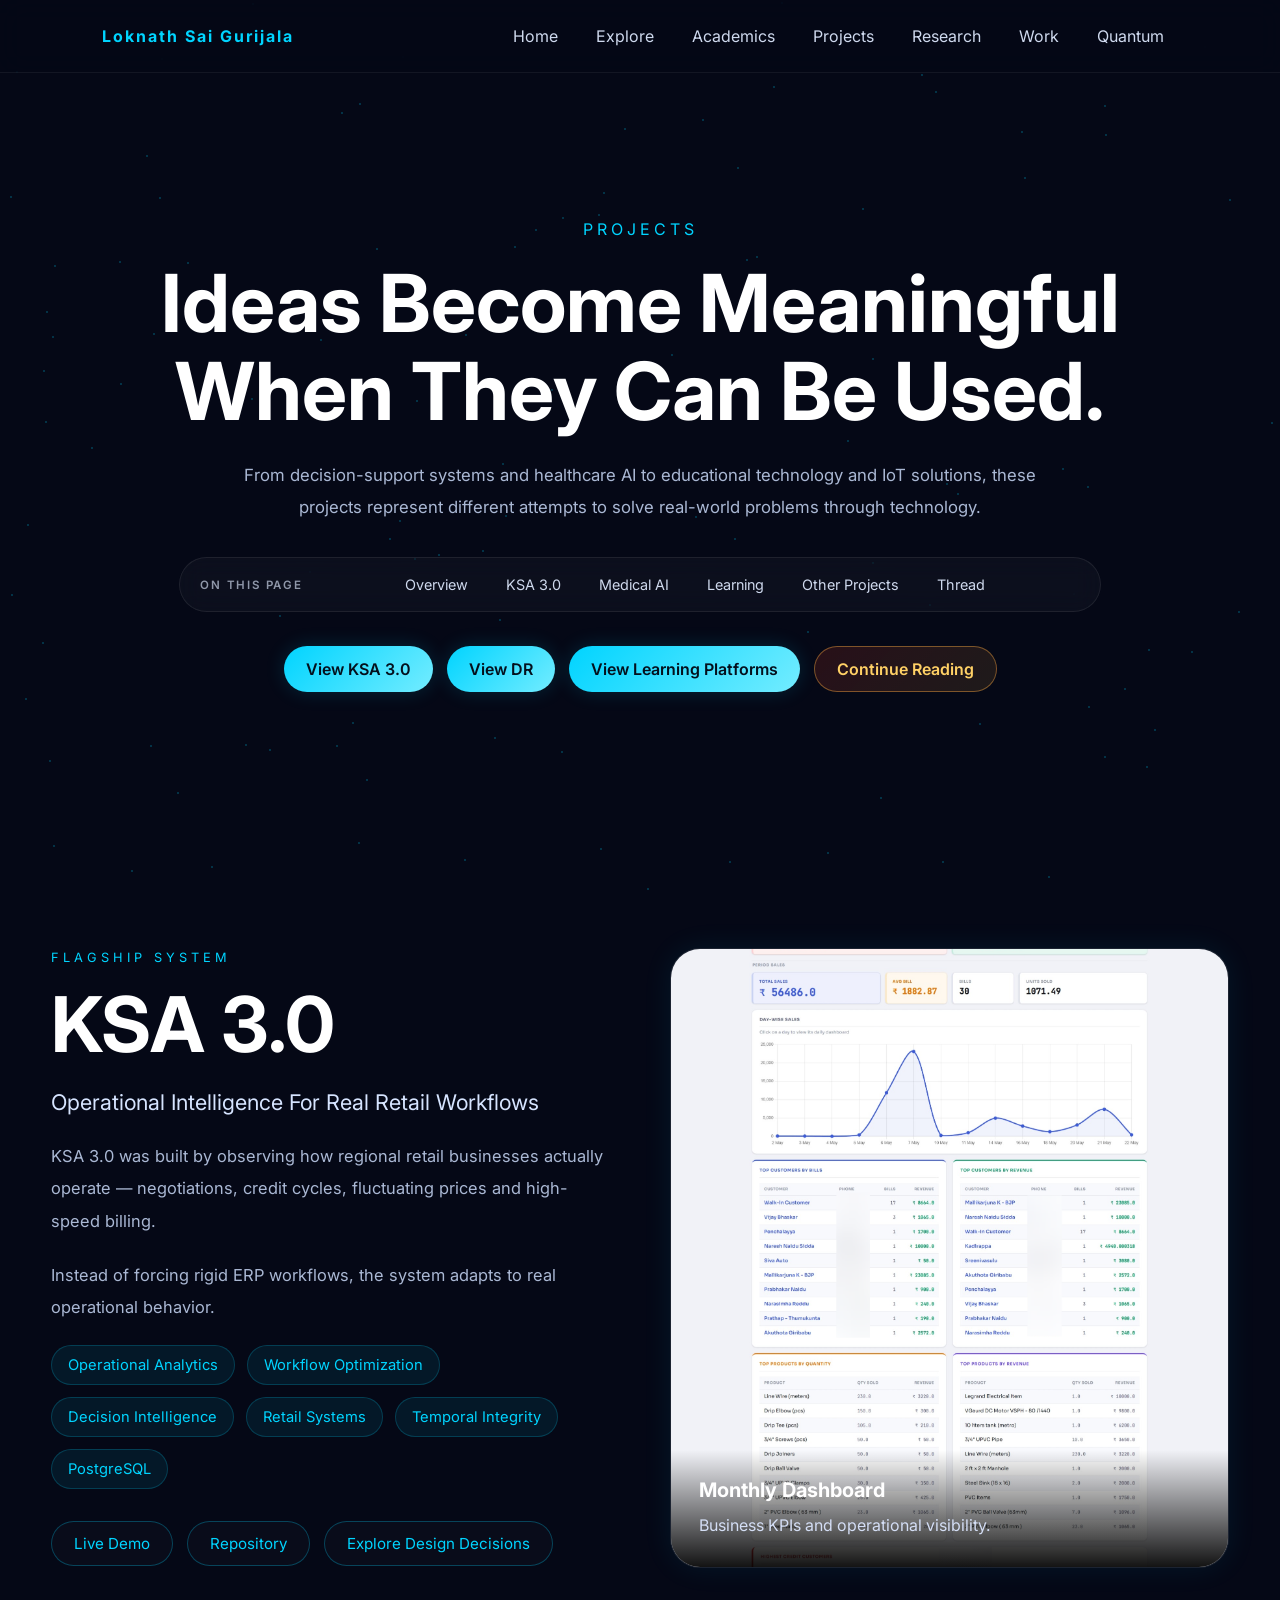
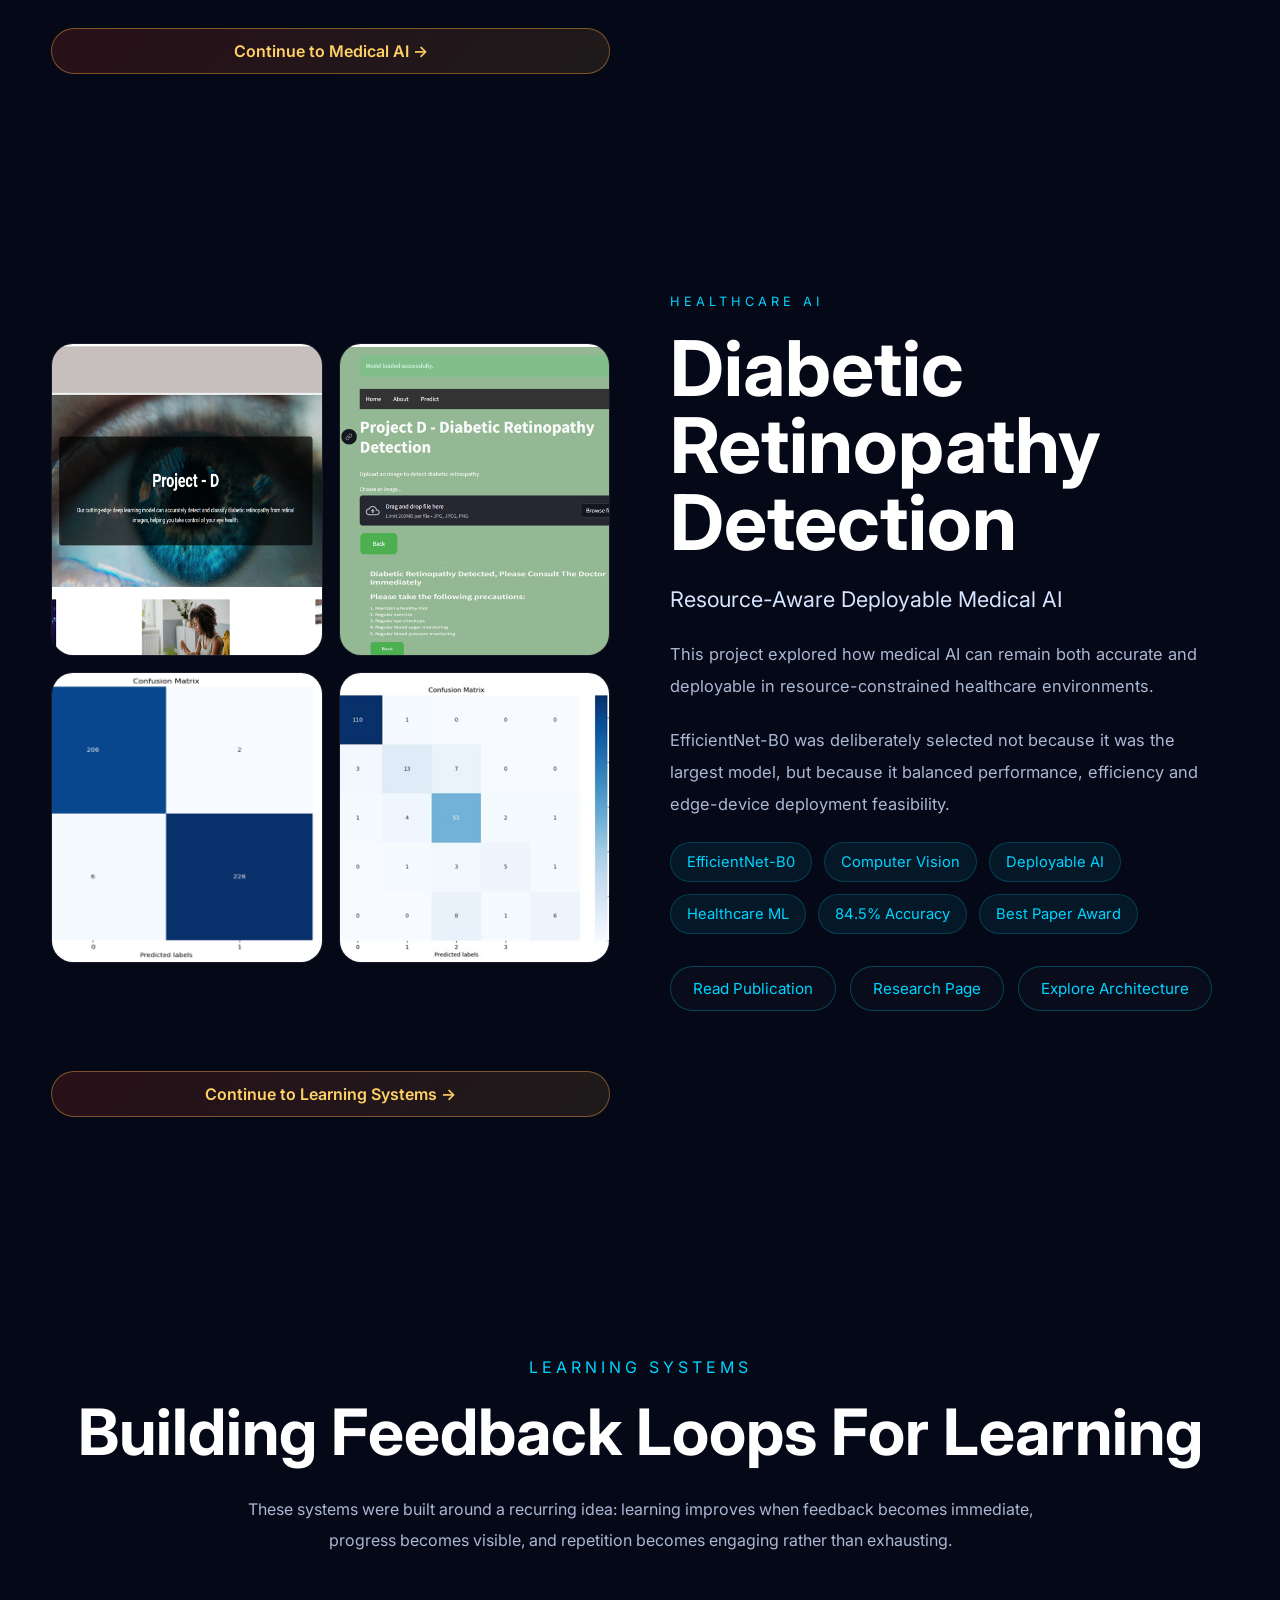
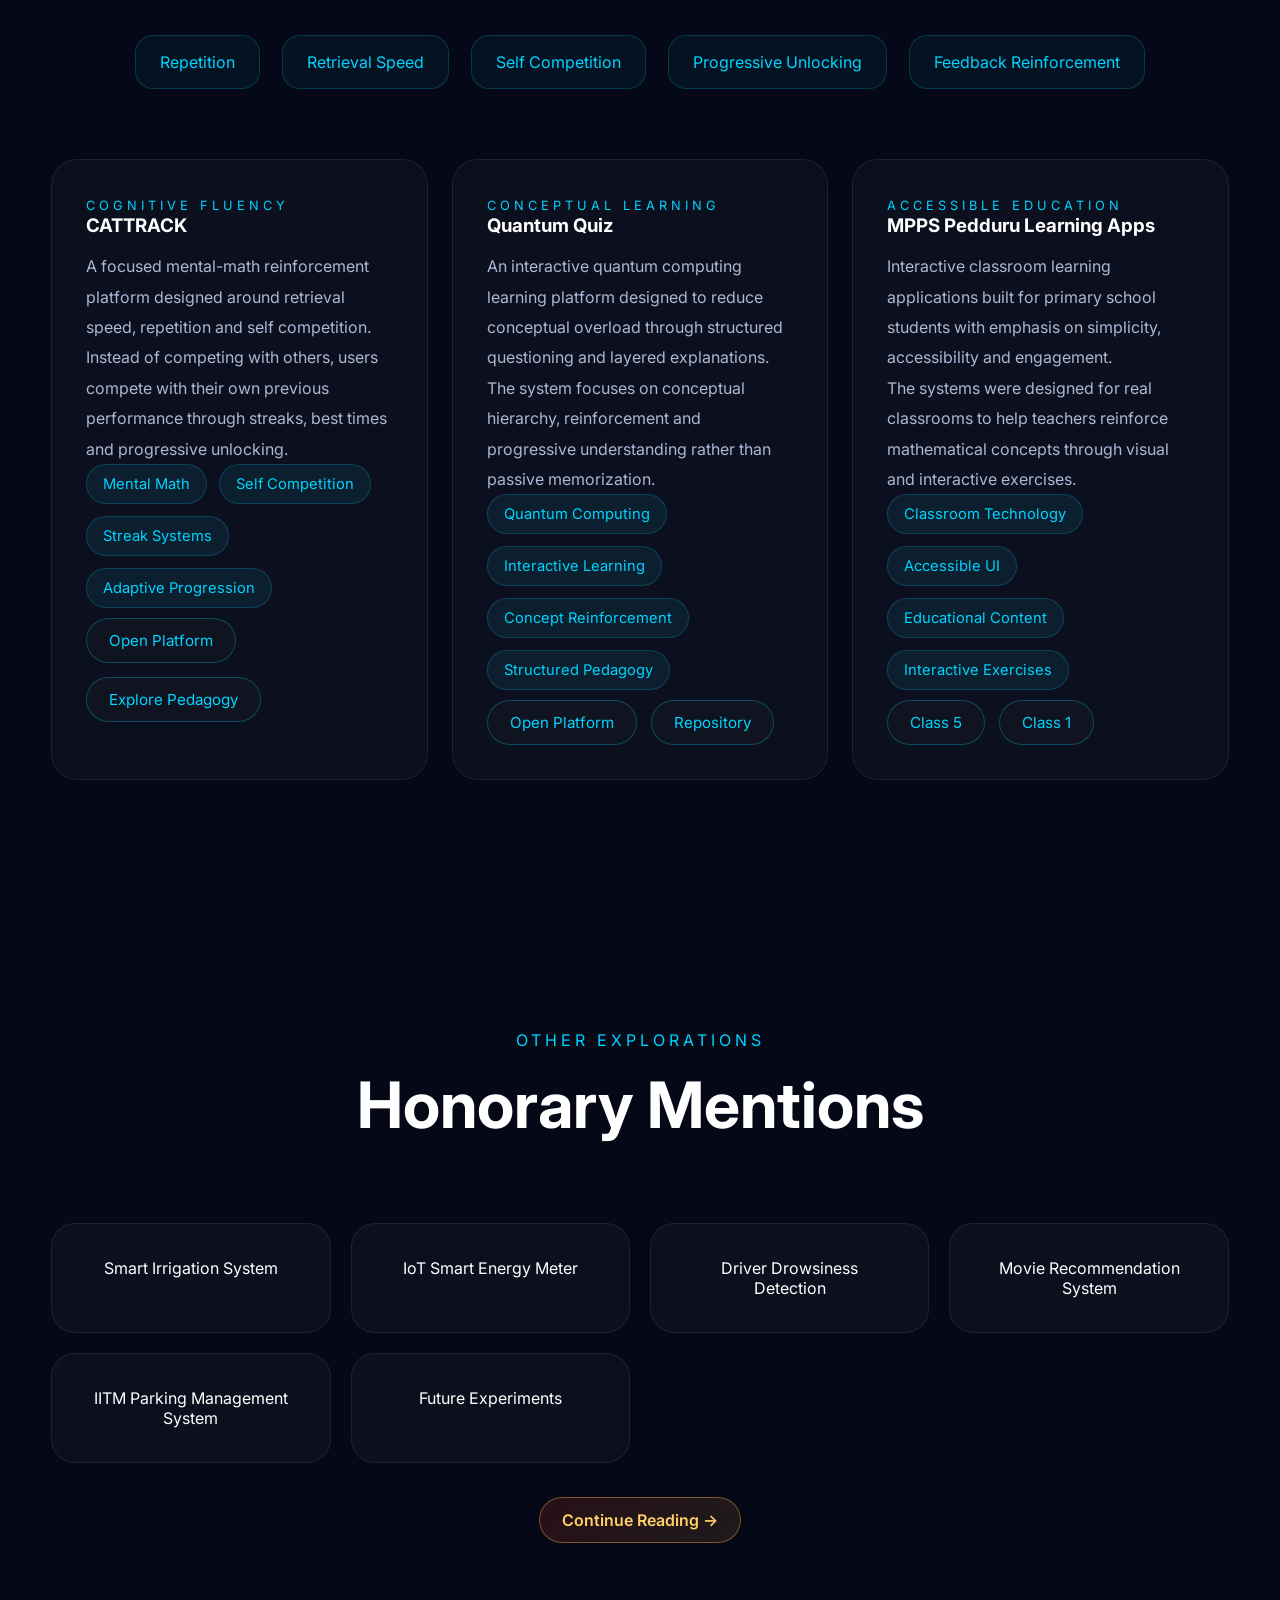
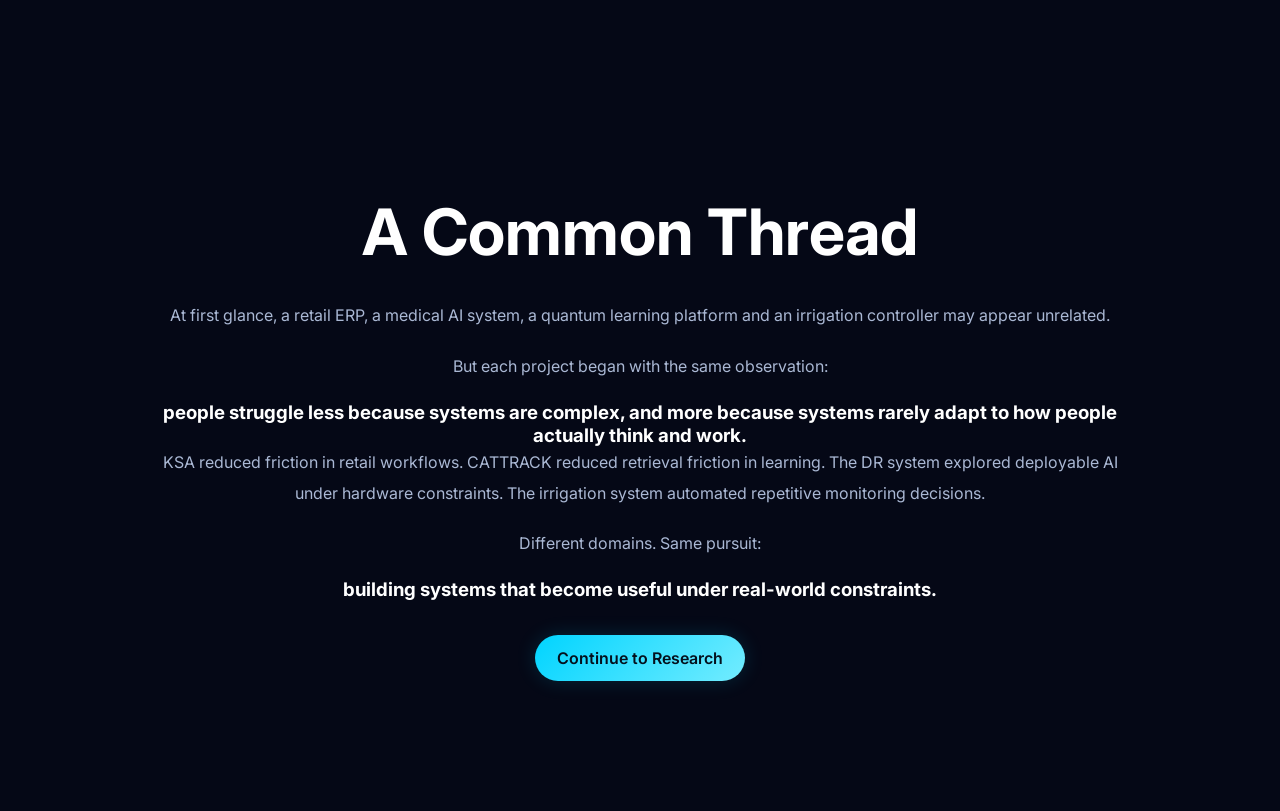
<file: projects.html>
<!DOCTYPE html>
<html lang="en">

<head>
    <meta charset="UTF-8">
    <meta name="viewport" content="width=device-width, initial-scale=1.0">
    <title>Projects | Loknath Sai Gurijala</title>

    <link rel="stylesheet" href="css/projects.css">
</head>

<body>

<div id="particles"></div>

<nav class="navbar">

    <a href="index.html" class="logo">
        Loknath Sai Gurijala
    </a>

    <div class="nav-links">
        <a href="index.html">Home</a>
        <a href="explore.html">Explore</a>
        <a href="academics.html">Academics</a>
        <a href="projects.html">Projects</a>
        <a href="research.html">Research</a>
        <a href="work.html">Work</a>
        <a href="quantum.html">Quantum</a>
    </div>

</nav>

<section class="hero" id="overview">

    <span class="hero-tag">
        PROJECTS
    </span>

    <h1>
        Ideas Become Meaningful
        When They Can Be Used.
    </h1>

    <p>
        From decision-support systems and healthcare AI
        to educational technology and IoT solutions,
        these projects represent different attempts to
        solve real-world problems through technology.
    </p>

    <div class="section-nav">
        <a href="#overview">Overview</a>
        <a href="#ksa">KSA 3.0</a>
        <a href="#dr">Medical AI</a>
        <a href="#learning">Learning</a>
        <a href="#others">Other Projects</a>
        <a href="#closing">Thread</a>
    </div>

    <div class="hero-actions">
        <a class="primary-button" href="#ksa">View KSA 3.0</a>
        <a class="primary-button" href="#dr">View DR</a>
        <a class="primary-button" href="#learning">View Learning Platforms</a>
        <a class="continue-button" href="#ksa">Continue Reading</a>
    </div>
</section>



<!-- ================================= -->
<!-- KSA 3.0 -->
<!-- ================================= -->

<section class="flagship-section ksa" id="ksa">

    <div class="flagship-content">

        <span class="section-label">
            FLAGSHIP SYSTEM
        </span>

        <h2>
            KSA 3.0
        </h2>

        <h3>
            Operational Intelligence For Real Retail Workflows
        </h3>

        <p>

            KSA 3.0 was built by observing
            how regional retail businesses
            actually operate — negotiations,
            credit cycles, fluctuating prices
            and high-speed billing.

        </p>

        <p>

            Instead of forcing rigid ERP workflows,
            the system adapts to real operational behavior.

        </p>

        <div class="feature-tags">

            <span>Operational Analytics</span>

            <span>Workflow Optimization</span>

            <span>Decision Intelligence</span>

            <span>Retail Systems</span>

            <span>Temporal Integrity</span>

            <span>PostgreSQL</span>

        </div>

        <div class="buttons">

            <a
                href="https://ksa-3-0.onrender.com/"
                target="_blank">

                Live Demo

            </a>

            <a
                href="https://github.com/loki1512/KSA-2.0"
                target="_blank">

                Repository

            </a>

            <button
                class="modal-trigger"
                data-modal="ksa-modal">

                Explore Design Decisions

            </button>

        </div>

    </div>

    <div class="ksa-carousel">

        <img
            id="ksa-image"
            src="assets/ksa/monthly_dashboard.png"
            alt="KSA Screenshot">

        <div class="carousel-caption">

            <h4 id="ksa-title">
                Monthly Dashboard
            </h4>

            <p id="ksa-description">
                Business KPIs and operational visibility.
            </p>

        </div>

    </div>

    <a href="#dr" class="continue-button">
        Continue to Medical AI →
    </a>

</section>

<!-- ================================= -->
<!-- DR DETECTION -->
<!-- ================================= -->

<section class="flagship-section dr" id="dr">

    <div class="dr-gallery">

        <img src="assets/dr/website.png" alt="DR Web App">

        <img src="assets/dr/prediction.png" alt="Prediction">

        <img src="assets/dr/confusion_binary.png" alt="Binary Confusion Matrix">

        <img src="assets/dr/confusion_multi_class.png" alt="Multi-Class Confusion Matrix">

    </div>

    <div class="flagship-content">

        <span class="section-label">
            HEALTHCARE AI
        </span>

        <h2>
            Diabetic Retinopathy Detection
        </h2>

        <h3>
            Resource-Aware Deployable Medical AI
        </h3>

        <p>

            This project explored how medical AI
            can remain both accurate and deployable
            in resource-constrained healthcare environments.

        </p>

        <p>

            EfficientNet-B0 was deliberately selected
            not because it was the largest model,
            but because it balanced performance,
            efficiency and edge-device deployment feasibility.

        </p>

        <div class="feature-tags">

            <span>EfficientNet-B0</span>

            <span>Computer Vision</span>

            <span>Deployable AI</span>

            <span>Healthcare ML</span>

            <span>84.5% Accuracy</span>

            <span>Best Paper Award</span>

        </div>

        <div class="buttons">

            <a
                href="https://ieeexplore.ieee.org/document/10652422"
                target="_blank">

                Read Publication

            </a>

            <a href="research.html">

                Research Page

            </a>

            <button
                class="modal-trigger"
                data-modal="dr-modal">

                Explore Architecture

            </button>

        </div>

    </div>

    <a href="#learning" class="continue-button">
        Continue to Learning Systems →
    </a>

</section>

<!-- ================================= -->
<!-- KSA MODAL -->
<!-- ================================= -->

<div class="modal" id="ksa-modal">

    <div class="modal-content">

        <button class="close-modal">
            ×
        </button>

        <span class="section-label">
            KSA 3.0
        </span>

        <h2>
            Design Decisions
        </h2>

        <div class="modal-grid">

            <div class="modal-card">

                <h3>
                    Static Search Keywords
                </h3>

                <p>

                    Built for repetitive retail catalog patterns
                    like PVC fittings and plumbing components,
                    reducing repetitive typing during bulk billing.

                </p>

            </div>

            <div class="modal-card">

                <h3>
                    Reverse Discount Logic
                </h3>

                <p>

                    Designed around real negotiation workflows.
                    Users can enter negotiated totals directly
                    while discounts are automatically computed.

                </p>

            </div>

            <div class="modal-card">

                <h3>
                    Revenue vs Cashflow
                </h3>

                <p>

                    Dashboard differentiates actual revenue
                    from incoming cashflow to better visualize
                    operational liquidity and credit exposure.

                </p>

            </div>

            <div class="modal-card">

                <h3>
                    Temporal Snapshotting
                </h3>

                <p>

                    Historical transactions preserve cost-price
                    state at transaction time, ensuring
                    long-term analytical correctness.

                </p>

            </div>

            <div class="modal-card">

                <h3>
                    Smart Catalogue Editing
                </h3>

                <p>

                    Unified search and edit workflows
                    reduce duplicate entries and
                    improve operational speed.

                </p>

            </div>

            <div class="modal-card">

                <h3>
                    Future Direction
                </h3>

                <p>

                    Village-wise credit analytics and
                    profit-aware inventory intelligence
                    are planned future extensions.

                </p>

            </div>

        </div>

    </div>

</div>

<!-- ================================= -->
<!-- DR MODAL -->
<!-- ================================= -->

<div class="modal" id="dr-modal">

    <div class="modal-content">

        <button class="close-modal">
            ×
        </button>

        <span class="section-label">
            MEDICAL AI
        </span>

        <h2>
            Architectural Decisions
        </h2>

        <div class="modal-grid">

            <div class="modal-card">

                <h3>
                    Why EfficientNet-B0?
                </h3>

                <p>

                    The model was selected for deployability
                    rather than benchmark dominance,
                    enabling future low-cost edge deployment.

                </p>

            </div>

            <div class="modal-card">

                <h3>
                    Edge AI Direction
                </h3>

                <p>

                    The system was envisioned for
                    Raspberry Pi integrated fundus-camera setups
                    instead of GPU-heavy hospital infrastructure.

                </p>

            </div>

            <div class="modal-card">

                <h3>
                    Binary + Severity Pipeline
                </h3>

                <p>

                    Initial detection determines
                    DR presence first before severity estimation,
                    improving reliability for binary screening.

                </p>

            </div>

            <div class="modal-card">

                <h3>
                    Constraint-Aware AI
                </h3>

                <p>

                    The project prioritized accessible healthcare AI
                    under deployment and hardware constraints.

                </p>

            </div>

            <div class="modal-card">

                <h3>
                    Research Outcome
                </h3>

                <p>

                    Published at IEEE SCES 2024
                    and received Best Paper Award.

                </p>

            </div>

            <div class="modal-card">

                <h3>
                    Core Philosophy
                </h3>

                <p>

                    AI systems become meaningful
                    only when they remain usable
                    under real-world limitations.

                </p>

            </div>

        </div>

    </div>

</div>
<!-- ================================= -->
<!-- LEARNING SYSTEMS -->
<!-- ================================= -->

<section class="learning-section" id="learning">

    <div class="section-heading">

        <span>
            LEARNING SYSTEMS
        </span>

        <h2>
            Building Feedback Loops For Learning
        </h2>

        <p>

            These systems were built around a recurring idea:

            learning improves when feedback becomes immediate,
            progress becomes visible,
            and repetition becomes engaging rather than exhausting.

        </p>

    </div>

    <!-- ============================= -->
    <!-- PEDAGOGY FLOW -->
    <!-- ============================= -->

    <div class="pedagogy-flow">

        <div>
            Repetition
        </div>

        <div>
            Retrieval Speed
        </div>

        <div>
            Self Competition
        </div>

        <div>
            Progressive Unlocking
        </div>

        <div>
            Feedback Reinforcement
        </div>

    </div>

    <!-- ============================= -->
    <!-- LEARNING GRID -->
    <!-- ============================= -->

    <div class="learning-grid">

        <!-- CATTRACK -->

        <div class="learning-card">

            <span class="section-label">
                COGNITIVE FLUENCY
            </span>

            <h3>
                CATTRACK
            </h3>

            <p>

                A focused mental-math reinforcement platform
                designed around retrieval speed,
                repetition and self competition.

            </p>

            <p>

                Instead of competing with others,
                users compete with their own previous performance
                through streaks, best times and progressive unlocking.

            </p>

            <div class="feature-tags">

                <span>Mental Math</span>

                <span>Self Competition</span>

                <span>Streak Systems</span>

                <span>Adaptive Progression</span>

            </div>

            <div class="buttons">

                <a
                    href="https://cattrack.onrender.com/"
                    target="_blank">

                    Open Platform

                </a>

                <button
                    class="modal-trigger"
                    data-modal="cattrack-modal">

                    Explore Pedagogy

                </button>

            </div>

        </div>

        <!-- QUANTUM QUIZ -->

        <div class="learning-card">

            <span class="section-label">
                CONCEPTUAL LEARNING
            </span>

            <h3>
                Quantum Quiz
            </h3>

            <p>

                An interactive quantum computing learning platform
                designed to reduce conceptual overload
                through structured questioning and layered explanations.

            </p>

            <p>

                The system focuses on conceptual hierarchy,
                reinforcement and progressive understanding
                rather than passive memorization.

            </p>

            <div class="feature-tags">

                <span>Quantum Computing</span>

                <span>Interactive Learning</span>

                <span>Concept Reinforcement</span>

                <span>Structured Pedagogy</span>

            </div>

            <div class="buttons">

                <a
                    href="https://loki1512.github.io/quantum_quiz/"
                    target="_blank">

                    Open Platform

                </a>

                <a
                    href="https://github.com/loki1512/quantum_quiz"
                    target="_blank">

                    Repository

                </a>

            </div>

        </div>

        <!-- SCHOOL LEARNING -->

        <div class="learning-card">

            <span class="section-label">
                ACCESSIBLE EDUCATION
            </span>

            <h3>
                MPPS Pedduru Learning Apps
            </h3>

            <p>

                Interactive classroom learning applications
                built for primary school students
                with emphasis on simplicity,
                accessibility and engagement.

            </p>

            <p>

                The systems were designed for real classrooms
                to help teachers reinforce mathematical concepts
                through visual and interactive exercises.

            </p>

            <div class="feature-tags">

                <span>Classroom Technology</span>

                <span>Accessible UI</span>

                <span>Educational Content</span>

                <span>Interactive Exercises</span>

            </div>

            <div class="buttons">

                <a
                    href="https://loki1512.github.io/Mega_PTM_3.0/"
                    target="_blank">

                    Class 5

                </a>

                <a
                    href="https://loki1512.github.io/Mega_PTM_3.0/firstclass"
                    target="_blank">

                    Class 1

                </a>

            </div>

        </div>

    </div>

</section>

<!-- ================================= -->
<!-- CATTRACK MODAL -->
<!-- ================================= -->

<div class="modal" id="cattrack-modal">

    <div class="modal-content">

        <button class="close-modal">
            ×
        </button>

        <span class="section-label">
            CATTRACK
        </span>

        <h2>
            Pedagogical Design
        </h2>

        <div class="modal-grid">

            <div class="modal-card">

                <h3>
                    Retrieval Speed
                </h3>

                <p>

                    The platform focuses on reducing
                    mathematical retrieval latency through
                    repeated exposure and timed practice.

                </p>

            </div>

            <div class="modal-card">

                <h3>
                    Self Competition
                </h3>

                <p>

                    Progress is measured primarily
                    against previous personal performance
                    rather than global rankings.

                </p>

            </div>

            <div class="modal-card">

                <h3>
                    Progressive Unlocking
                </h3>

                <p>

                    Lessons unlock gradually,
                    reinforcing foundational fluency
                    before introducing complexity.

                </p>

            </div>

            <div class="modal-card">

                <h3>
                    Feedback Reinforcement
                </h3>

                <p>

                    Streaks, best times and
                    question reviews create continuous
                    improvement loops.

                </p>

            </div>

            <div class="modal-card">

                <h3>
                    Focused Scope
                </h3>

                <p>

                    The app deliberately concentrates
                    on core mental arithmetic skills
                    instead of trying to cover
                    every exam topic.

                </p>

            </div>

            <div class="modal-card">

                <h3>
                    Bite-Sized Practice
                </h3>

                <p>

                    Short timed drills reduce fatigue
                    while encouraging repeated engagement
                    and consistent practice.

                </p>

            </div>

        </div>

    </div>

</div>
<!-- Other Projects -->

<section class="others-section" id="others">

    <div class="section-heading">

        <span>OTHER EXPLORATIONS</span>

        <h2>
            Honorary Mentions
        </h2>

    </div>

    <div class="others-grid">

        <div class="project-tile">
            Smart Irrigation System
        </div>

        <div class="project-tile">
            IoT Smart Energy Meter
        </div>

        <div class="project-tile">
            Driver Drowsiness Detection
        </div>

        <div class="project-tile">
            Movie Recommendation System
        </div>

        <div class="project-tile">
            IITM Parking Management System
        </div>

        <div class="project-tile">
            Future Experiments
        </div>

    </div>

    <div class="section-actions">
        <a href="#closing" class="continue-button">
            Continue Reading →
        </a>
    </div>

</section>

<!-- Closing -->

<section class="closing" id="closing">

    <h2>
        A Common Thread
    </h2>

    <p>
    At first glance,
    a retail ERP,
    a medical AI system,
    a quantum learning platform
    and an irrigation controller
    may appear unrelated.
</p>

<p>
    But each project began
    with the same observation:
</p>

<h3>
    people struggle less because systems are complex,
    and more because systems rarely adapt
    to how people actually think and work.
</h3>

<p>
    KSA reduced friction in retail workflows.
    CATTRACK reduced retrieval friction in learning.
    The DR system explored deployable AI under hardware constraints.
    The irrigation system automated repetitive monitoring decisions.
</p>

<p>
    Different domains.
    Same pursuit:
</p>

<h3>
    building systems that become useful
    under real-world constraints.
</h3>

    <div class="section-actions">
        <a href="research.html" class="primary-button">
            Continue to Research
        </a>
    </div>

</section>

<script src="js/projects.js"></script>

</body>
</html>
</file>
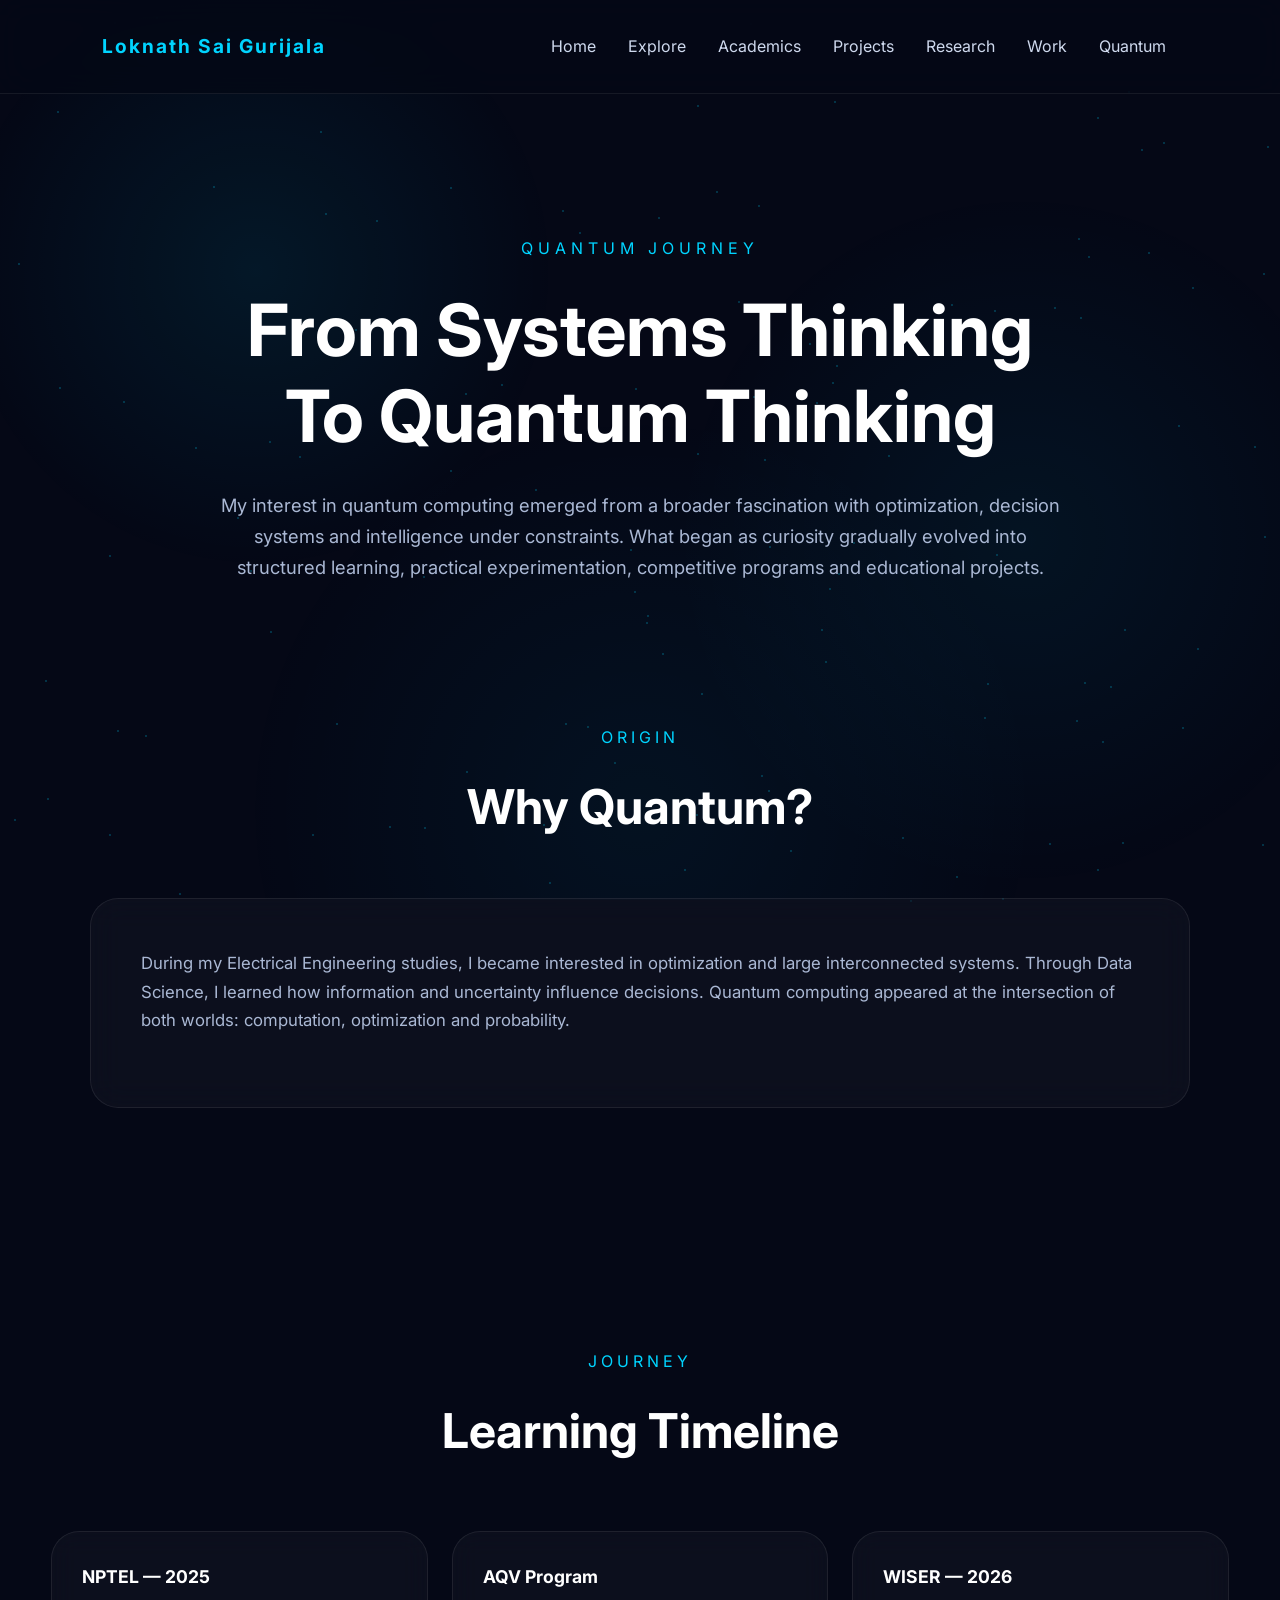
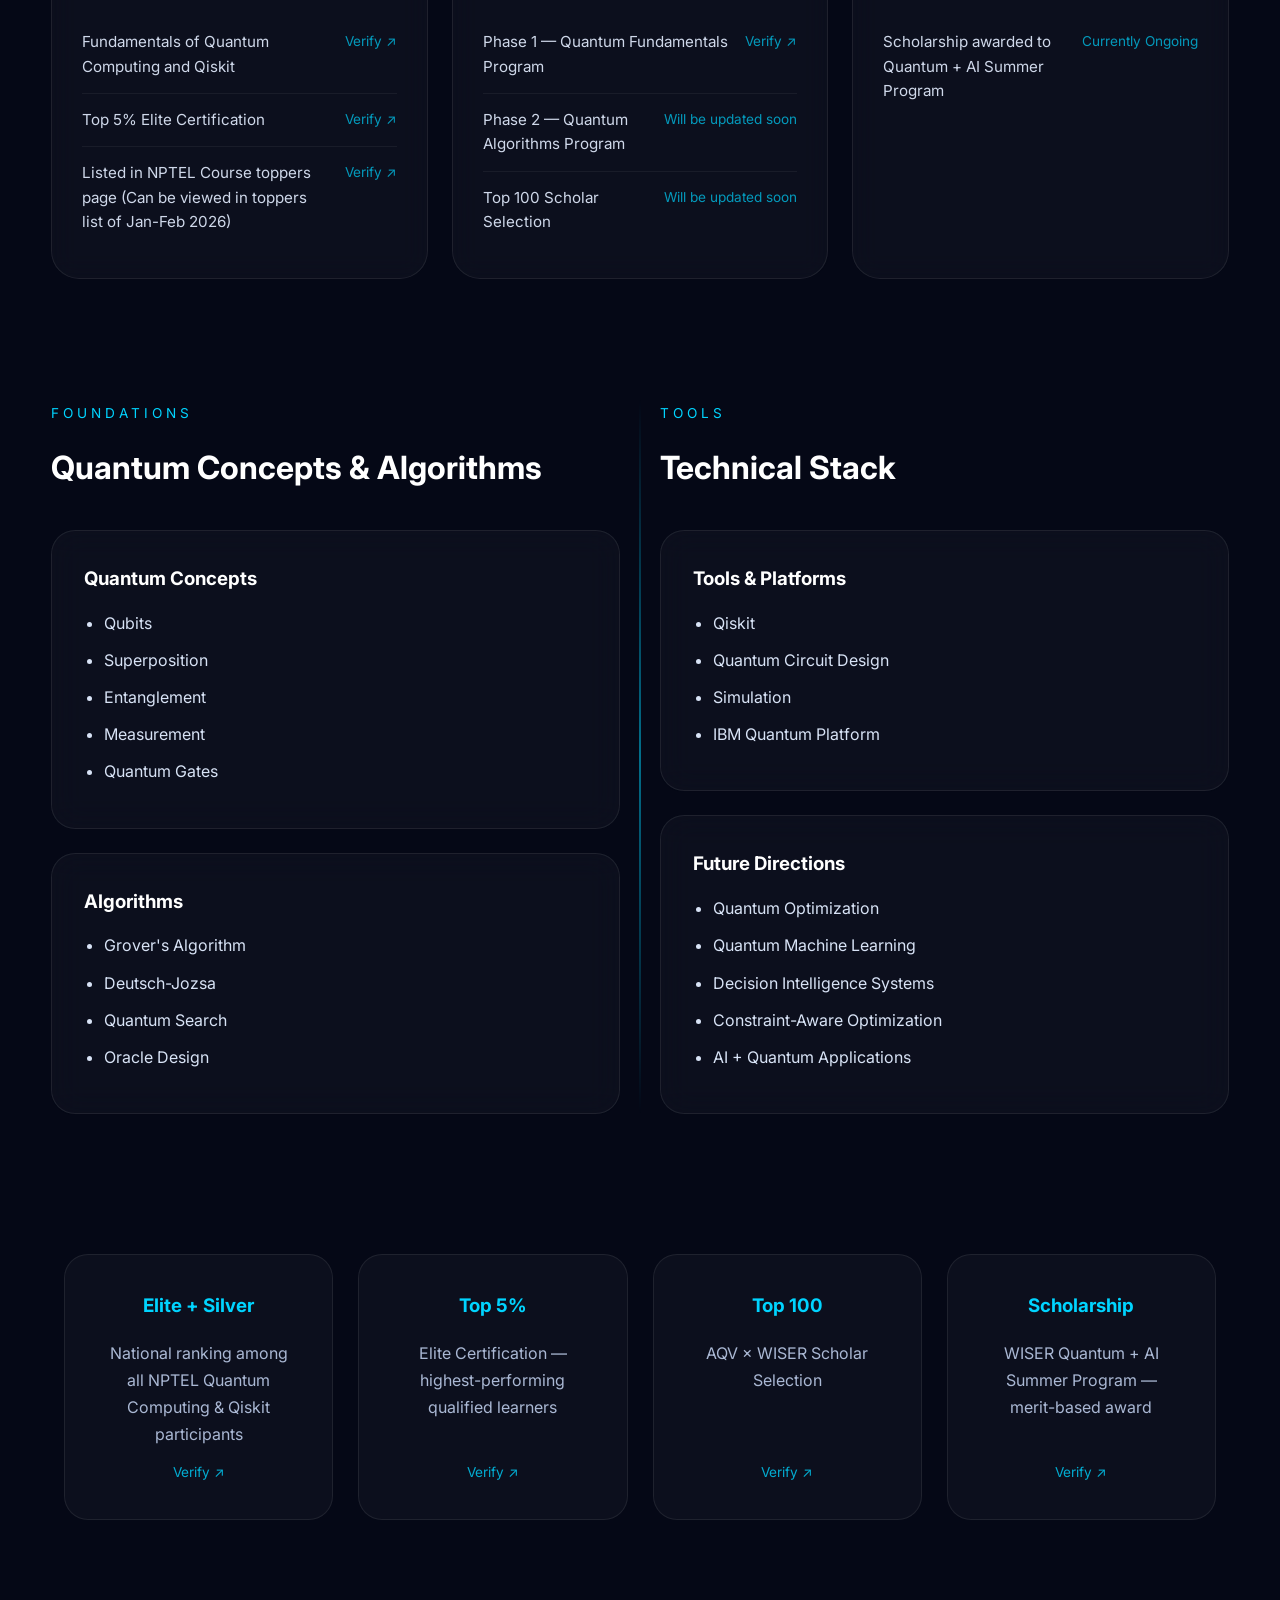
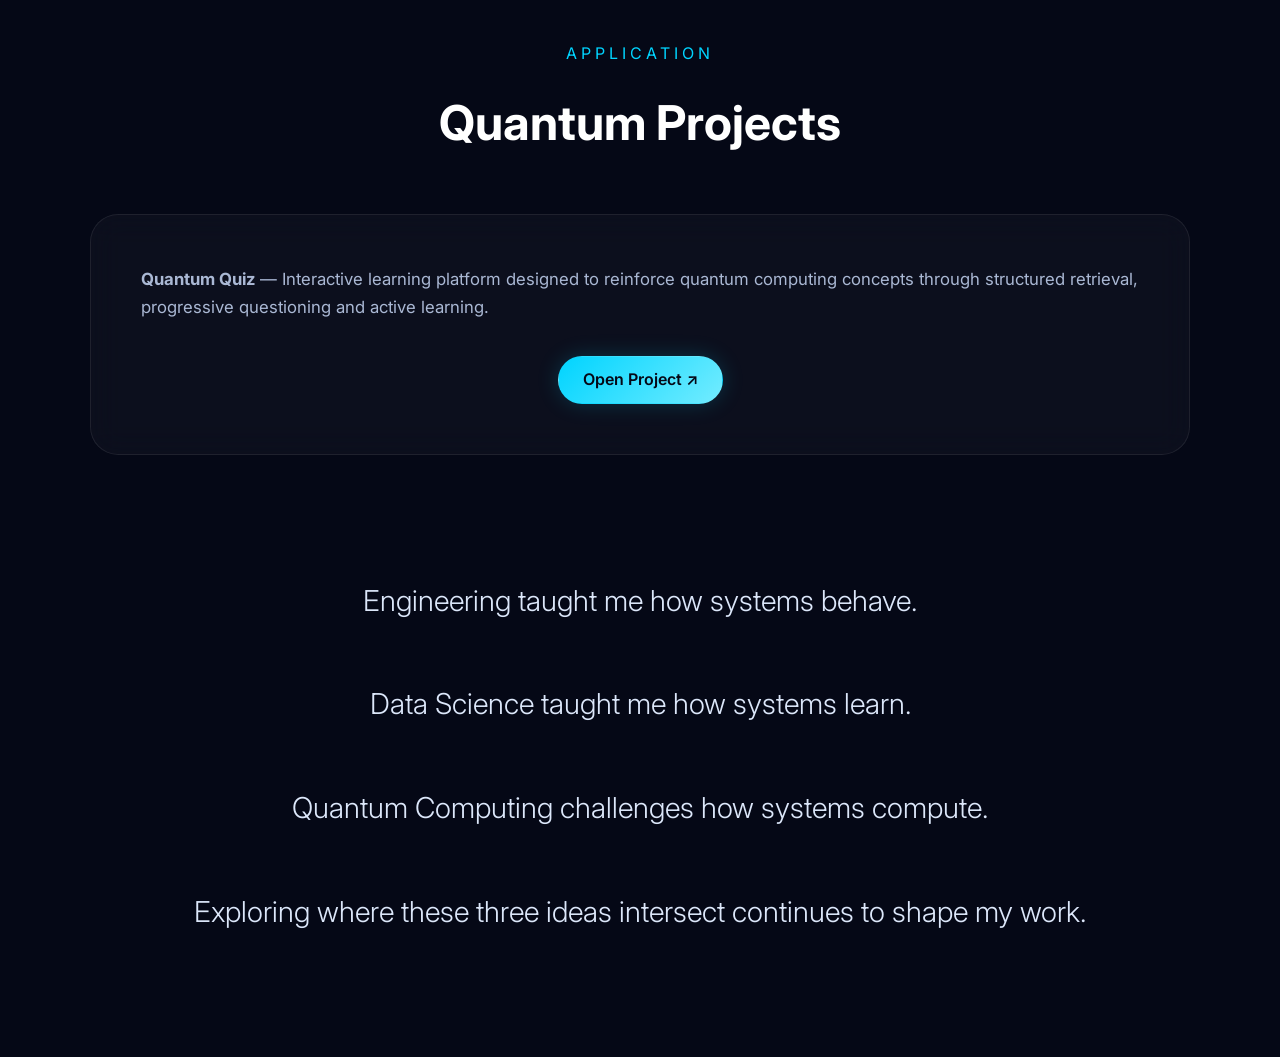
<file: quantum.html>
<!DOCTYPE html>
<html lang="en">

<head>
    <meta charset="UTF-8">
    <meta name="viewport" content="width=device-width, initial-scale=1.0">
    <title>Quantum Journey | Loknath Sai Gurijala</title>
    <link rel="stylesheet" href="css/quantum.css">
</head>

<body>

<div id="particles"></div>

<nav class="navbar">
    <a href="index.html" class="logo">Loknath Sai Gurijala</a>
    <div class="nav-links">
        <a href="index.html">Home</a>
        <a href="explore.html">Explore</a>
        <a href="academics.html">Academics</a>
        <a href="projects.html">Projects</a>
        <a href="research.html">Research</a>
        <a href="work.html">Work</a>
        <a href="quantum.html">Quantum</a>
    </div>
</nav>

<section class="hero">
    <span class="hero-tag">QUANTUM JOURNEY</span>
    <h1>From Systems Thinking<br>To Quantum Thinking</h1>
    <p>
        My interest in quantum computing emerged from a broader fascination
        with optimization, decision systems and intelligence under constraints.
        What began as curiosity gradually evolved into structured learning,
        practical experimentation, competitive programs and educational projects.
    </p>
</section>

<section class="convergence">
    <div class="section-header">
        <span>ORIGIN</span>
        <h2>Why Quantum?</h2>
    </div>
    <div class="convergence-card">
        <p>
            During my Electrical Engineering studies, I became interested in
            optimization and large interconnected systems. Through Data Science,
            I learned how information and uncertainty influence decisions.
            Quantum computing appeared at the intersection of both worlds:
            computation, optimization and probability.
        </p>
    </div>
</section>

<section class="learning-ledger">
    <div class="section-header">
        <span>JOURNEY</span>
        <h2>Learning Timeline</h2>
    </div>
    <div class="cert-grid">

        <div class="cert-card">
            <h3>NPTEL — 2025</h3>
            <div class="cert-item">
                <span>Fundamentals of Quantum Computing and Qiskit</span>
                <a href="https://nptel.ac.in/noc/E_Certificate/NOC26CS89S35830011603221218" target="_blank">Verify ↗</a>
            </div>
            <div class="cert-item">
                <span>Top 5% Elite Certification</span>
                <a href="https://nptel.ac.in/noc/E_Certificate/NOC26CS89S35830011603221218" target="_blank">Verify ↗</a>
            </div>
            <div class="cert-item">
                <span>Listed in NPTEL Course toppers page (Can be viewed in toppers list of Jan-Feb 2026)</span>
                <a href="https://nptel.ac.in/courses/106106232" target="_blank">Verify ↗</a>
            </div>
        </div>

        <div class="cert-card">
            <h3>AQV Program</h3>
            <div class="cert-item">
                <span>Phase 1 — Quantum Fundamentals Program</span>
                <a href="https://lms-cdn.qubitech.io/media/certificates/1/7dabb560/feff68f6_08fd0019.jpg" target="_blank">Verify ↗</a>
            </div>
            <div class="cert-item">
                <span>Phase 2 — Quantum Algorithms Program</span>
                <a href="#" target="_blank">Will be updated soon</a>
            </div>
            <div class="cert-item">
                <span>Top 100 Scholar Selection</span>
                <a href="#" target="_blank">Will be updated soon</a>
            </div>
        </div>

        <div class="cert-card">
            <h3>WISER — 2026</h3>
            <div class="cert-item">
                <span>Scholarship awarded to Quantum + AI Summer Program</span>
                <a href="#" target="_blank">Currently Ongoing</a>
            </div>
        </div>

    </div>
</section>

<section class="split-section">

    <div class="track">
        <div class="track-header">
            <span class="track-label">FOUNDATIONS</span>
            <h2>Quantum Concepts &amp; Algorithms</h2>
        </div>
        <div class="glass-card">
            <h3>Quantum Concepts</h3>
            <ul>
                <li>Qubits</li>
                <li>Superposition</li>
                <li>Entanglement</li>
                <li>Measurement</li>
                <li>Quantum Gates</li>
            </ul>
        </div>
        <div class="glass-card">
            <h3>Algorithms</h3>
            <ul>
                <li>Grover's Algorithm</li>
                <li>Deutsch-Jozsa</li>
                <li>Quantum Search</li>
                <li>Oracle Design</li>
            </ul>
        </div>
    </div>

    <div class="track">
        <div class="track-header">
            <span class="track-label">TOOLS</span>
            <h2>Technical Stack</h2>
        </div>
        <div class="glass-card">
            <h3>Tools &amp; Platforms</h3>
            <ul>
                <li>Qiskit</li>
                <li>Quantum Circuit Design</li>
                <li>Simulation</li>
                <li>IBM Quantum Platform</li>
            </ul>
        </div>
        <div class="glass-card">
            <h3>Future Directions</h3>
            <ul>
                <li>Quantum Optimization</li>
                <li>Quantum Machine Learning</li>
                <li>Decision Intelligence Systems</li>
                <li>Constraint-Aware Optimization</li>
                <li>AI + Quantum Applications</li>
            </ul>
        </div>
    </div>

</section>

<div class="outcomes">
    <div class="outcome-card">
        <h3>Elite + Silver</h3>
        <p>National ranking among all NPTEL Quantum Computing &amp; Qiskit participants</p>
        <a href="https://nptel.ac.in/noc/E_Certificate/NOC26CS89S35830011603221218" target="_blank">Verify ↗</a>
    </div>
    <div class="outcome-card">
        <h3>Top 5%</h3>
        <p>Elite Certification — highest-performing qualified learners</p>
        <a href="https://nptel.ac.in/noc/E_Certificate/NOC26CS89S35830011603221218" target="_blank">Verify ↗</a>
    </div>
    <div class="outcome-card">
        <h3>Top 100</h3>
        <p>AQV × WISER Scholar Selection</p>
        <a href="#" target="_blank">Verify ↗</a>
    </div>
    <div class="outcome-card">
        <h3>Scholarship</h3>
        <p>WISER Quantum + AI Summer Program — merit-based award</p>
        <a href="#" target="_blank">Verify ↗</a>
    </div>
</div>

<section class="convergence">
    <div class="section-header">
        <span>APPLICATION</span>
        <h2>Quantum Projects</h2>
    </div>
    <div class="convergence-card">
        <p>
            <strong>Quantum Quiz</strong> — Interactive learning platform designed to reinforce
            quantum computing concepts through structured retrieval, progressive questioning
            and active learning.
        </p>
        <div class="section-actions">
            <a href="https://loki1512.github.io/quantum_quiz/"
               target="_blank"
               class="primary-button">
                Open Project ↗
            </a>
        </div>
    </div>
</section>

<section class="closing">
    <blockquote>
        Engineering taught me how systems behave.
        <br><br>
        Data Science taught me how systems learn.
        <br><br>
        Quantum Computing challenges how systems compute.
        <br><br>
        Exploring where these three ideas intersect
        continues to shape my work.
    </blockquote>
</section>
<script src="js/projects.js"></script>
</body>
</html>
</file>
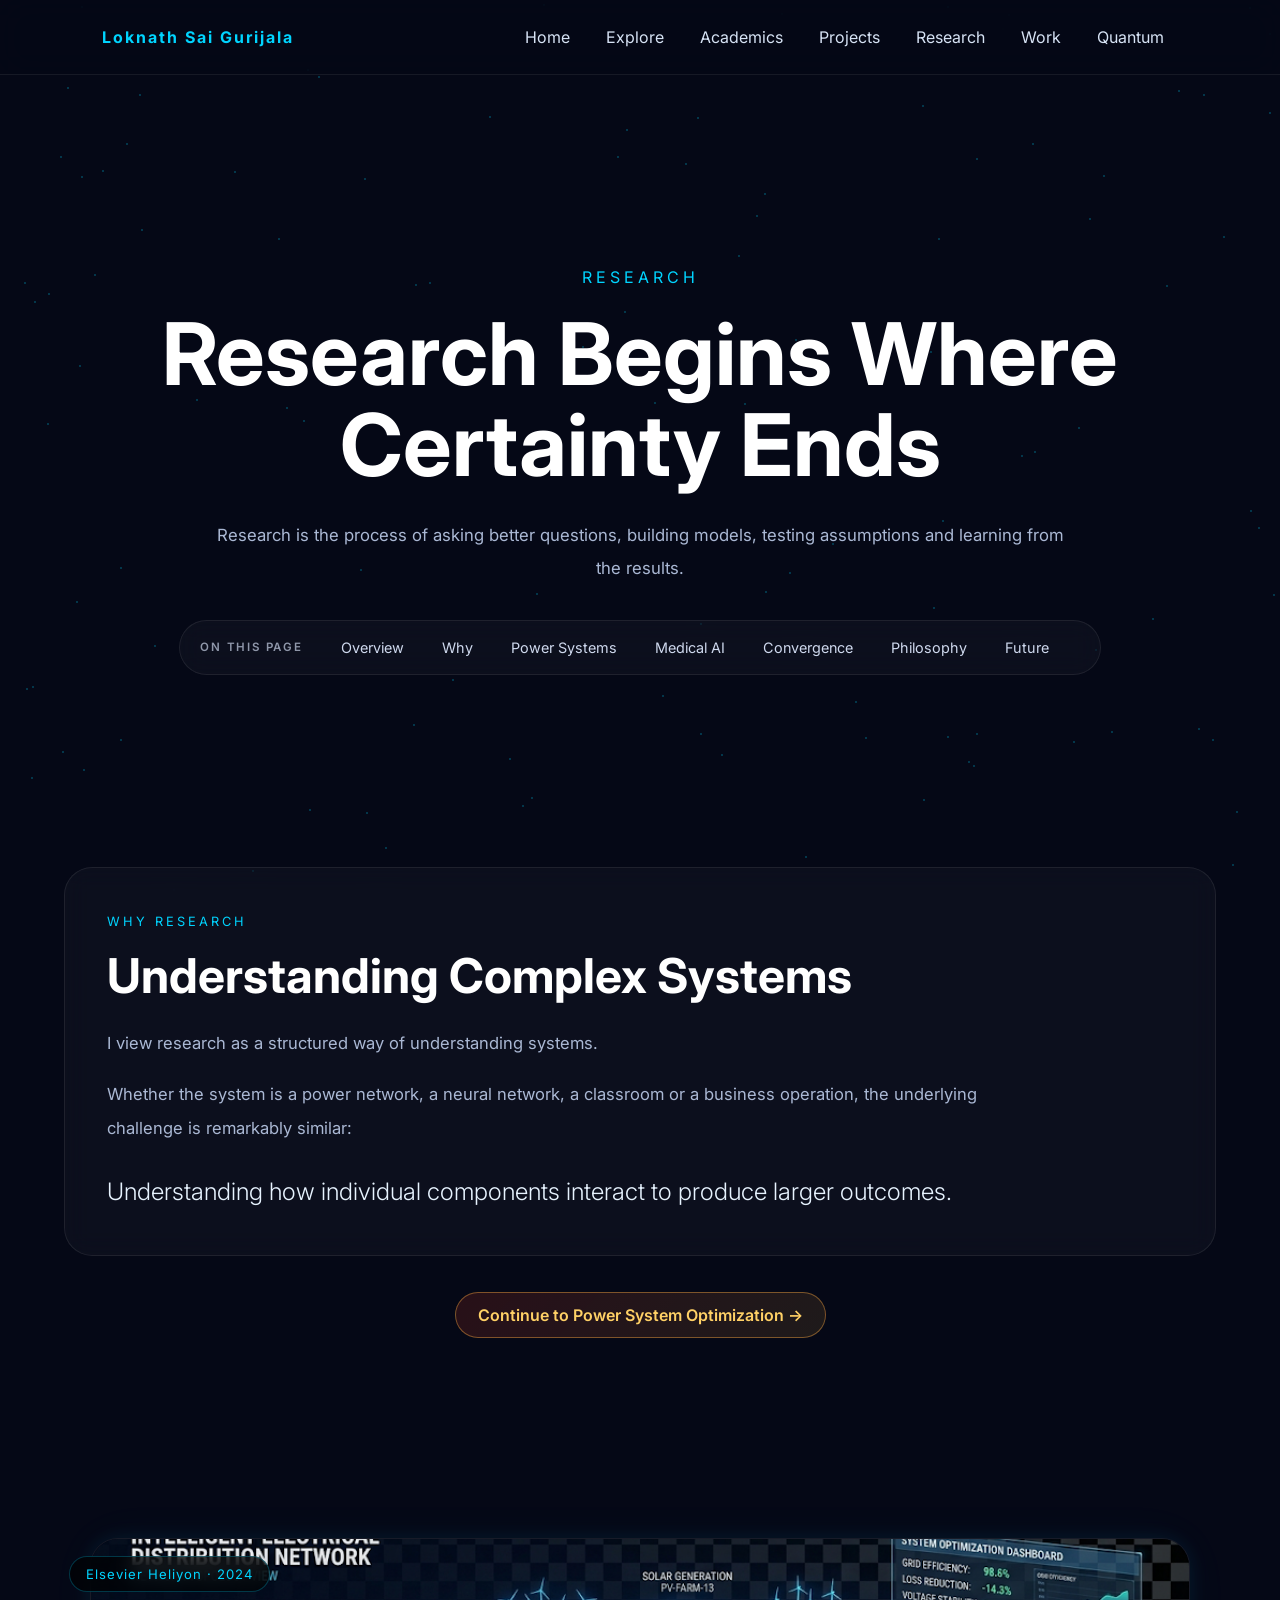
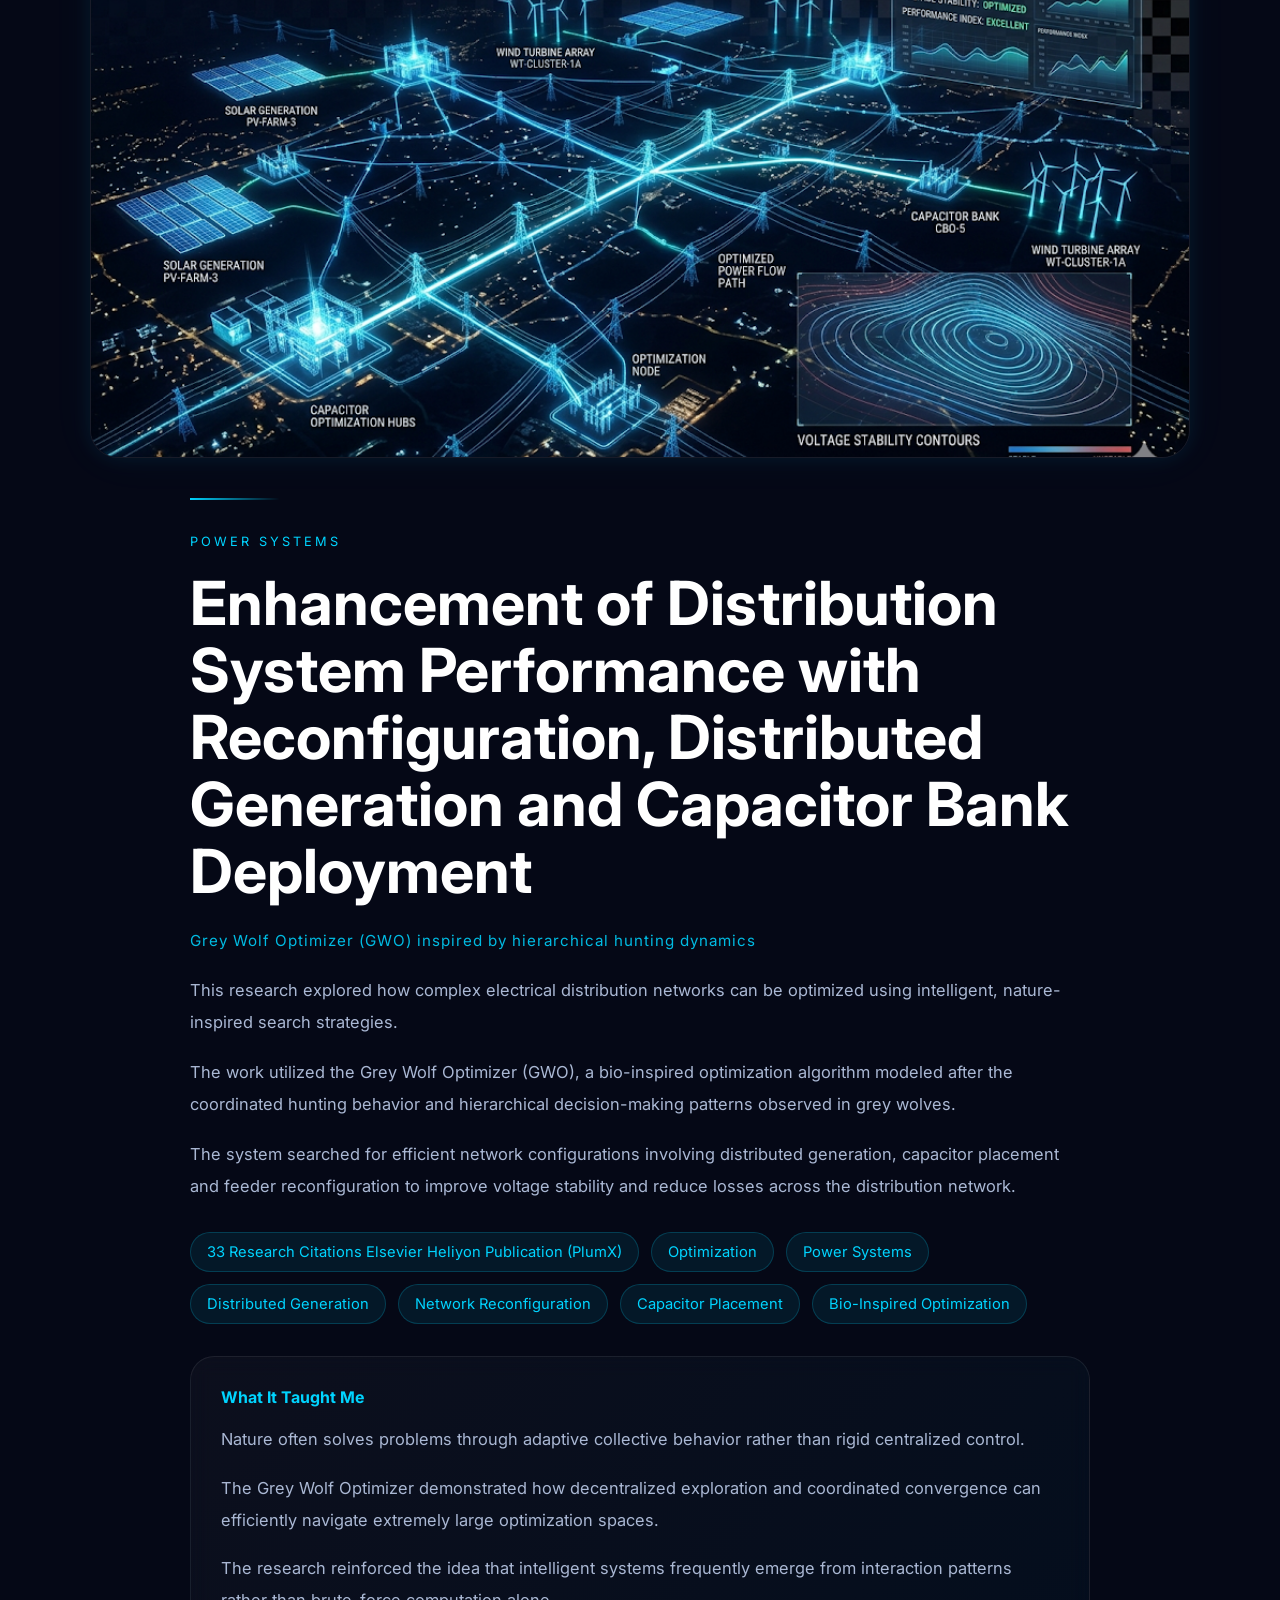
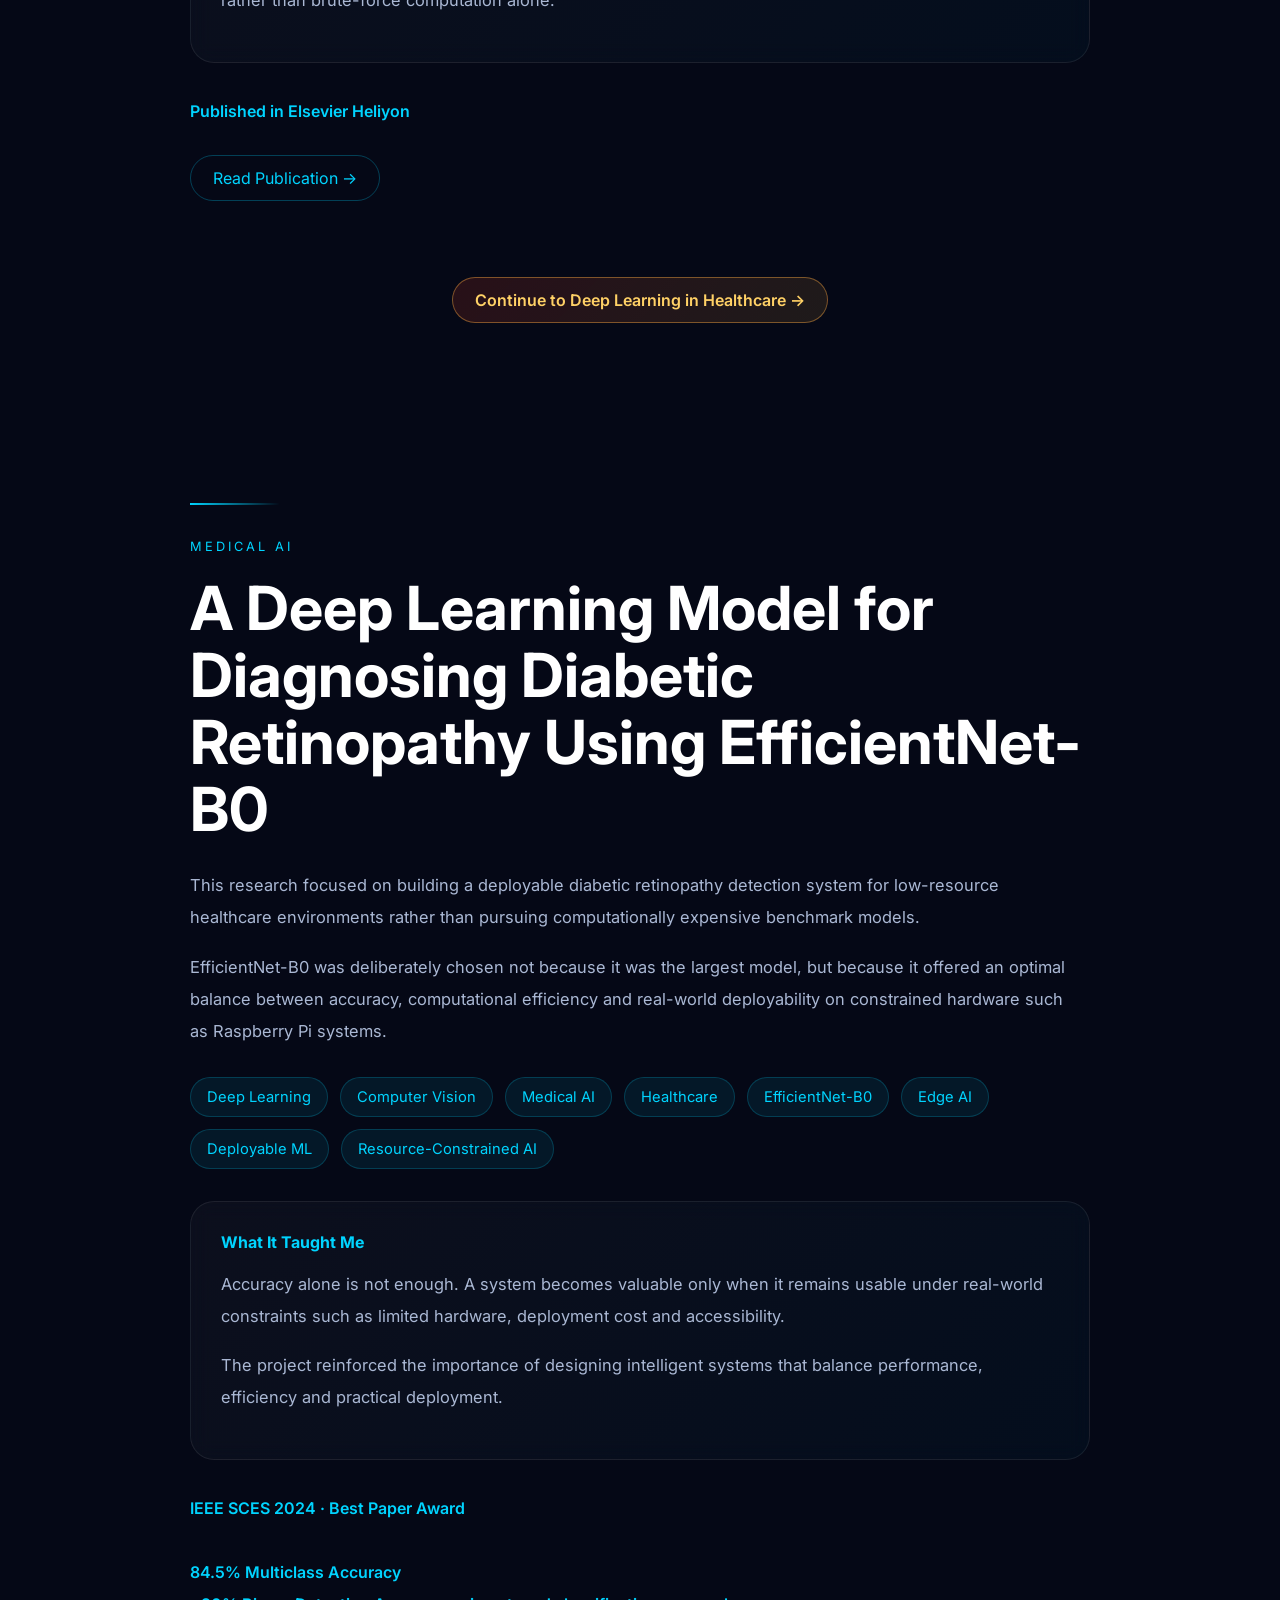
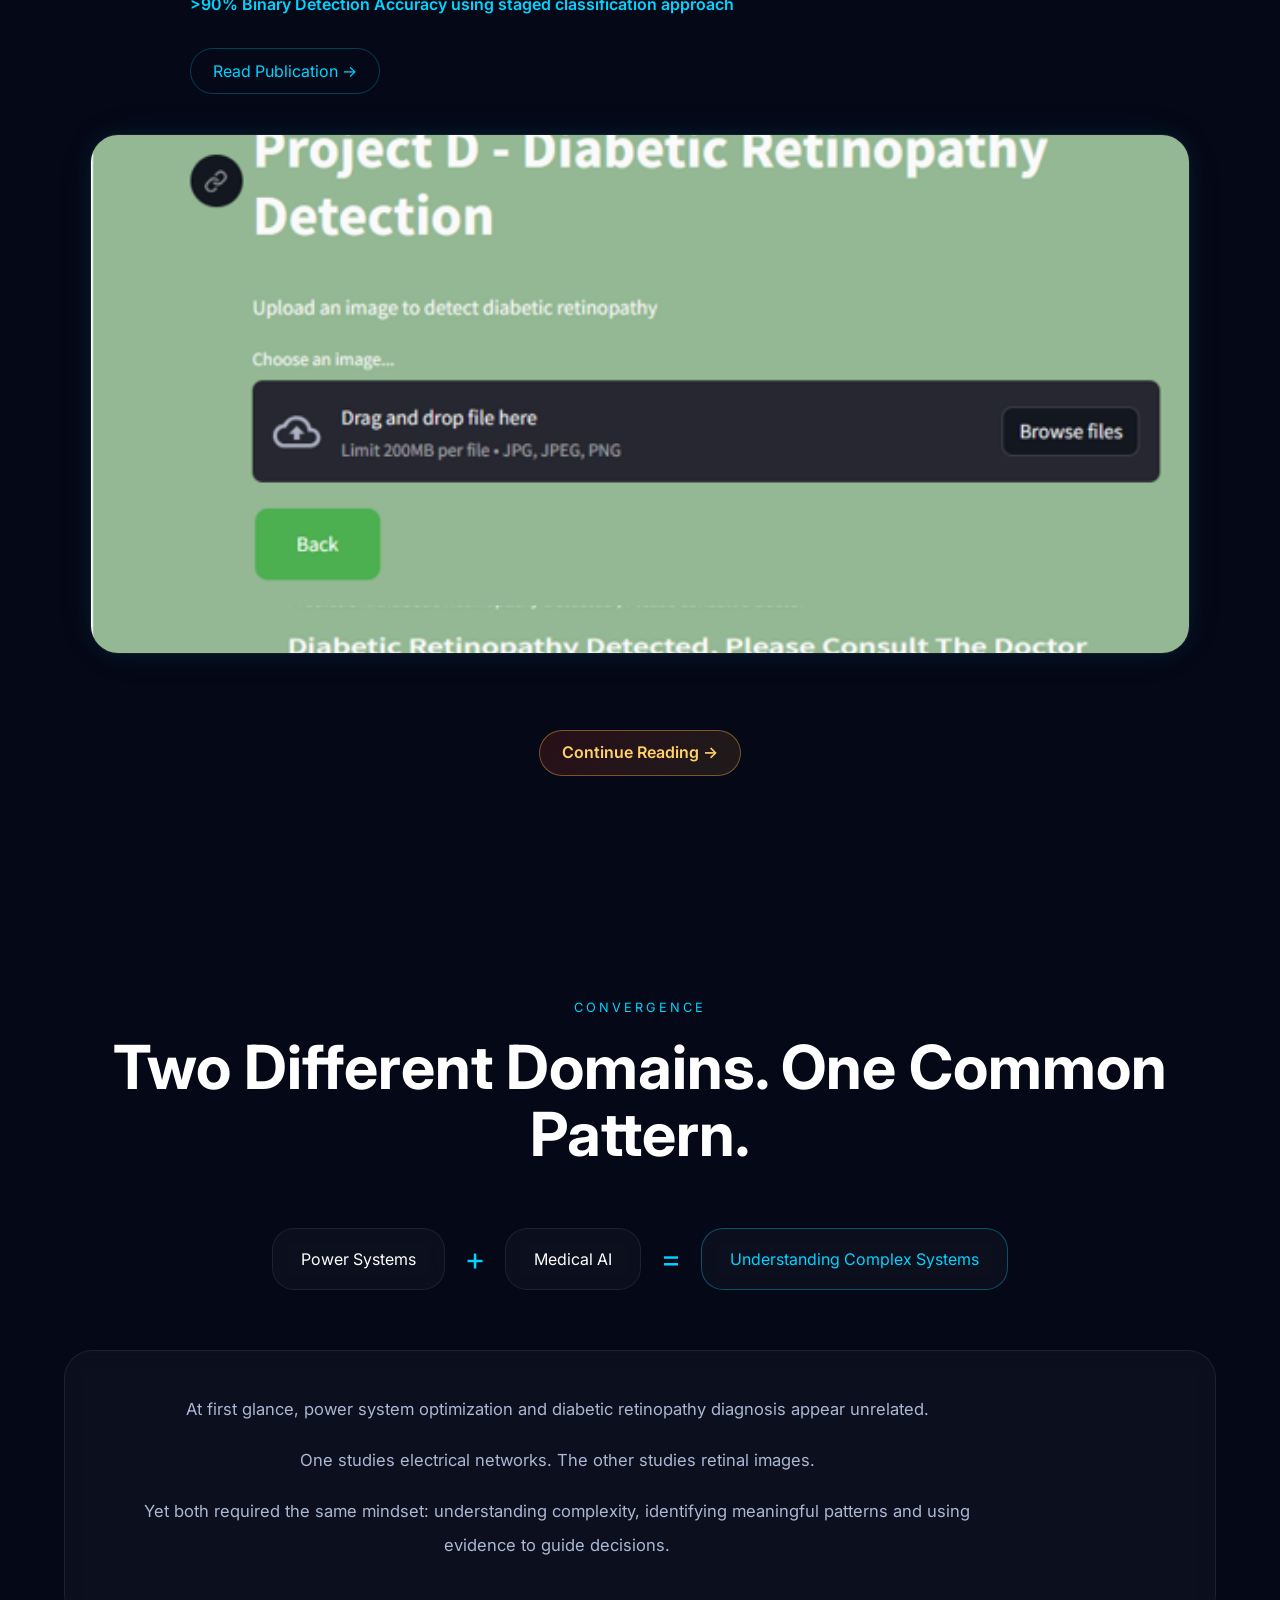
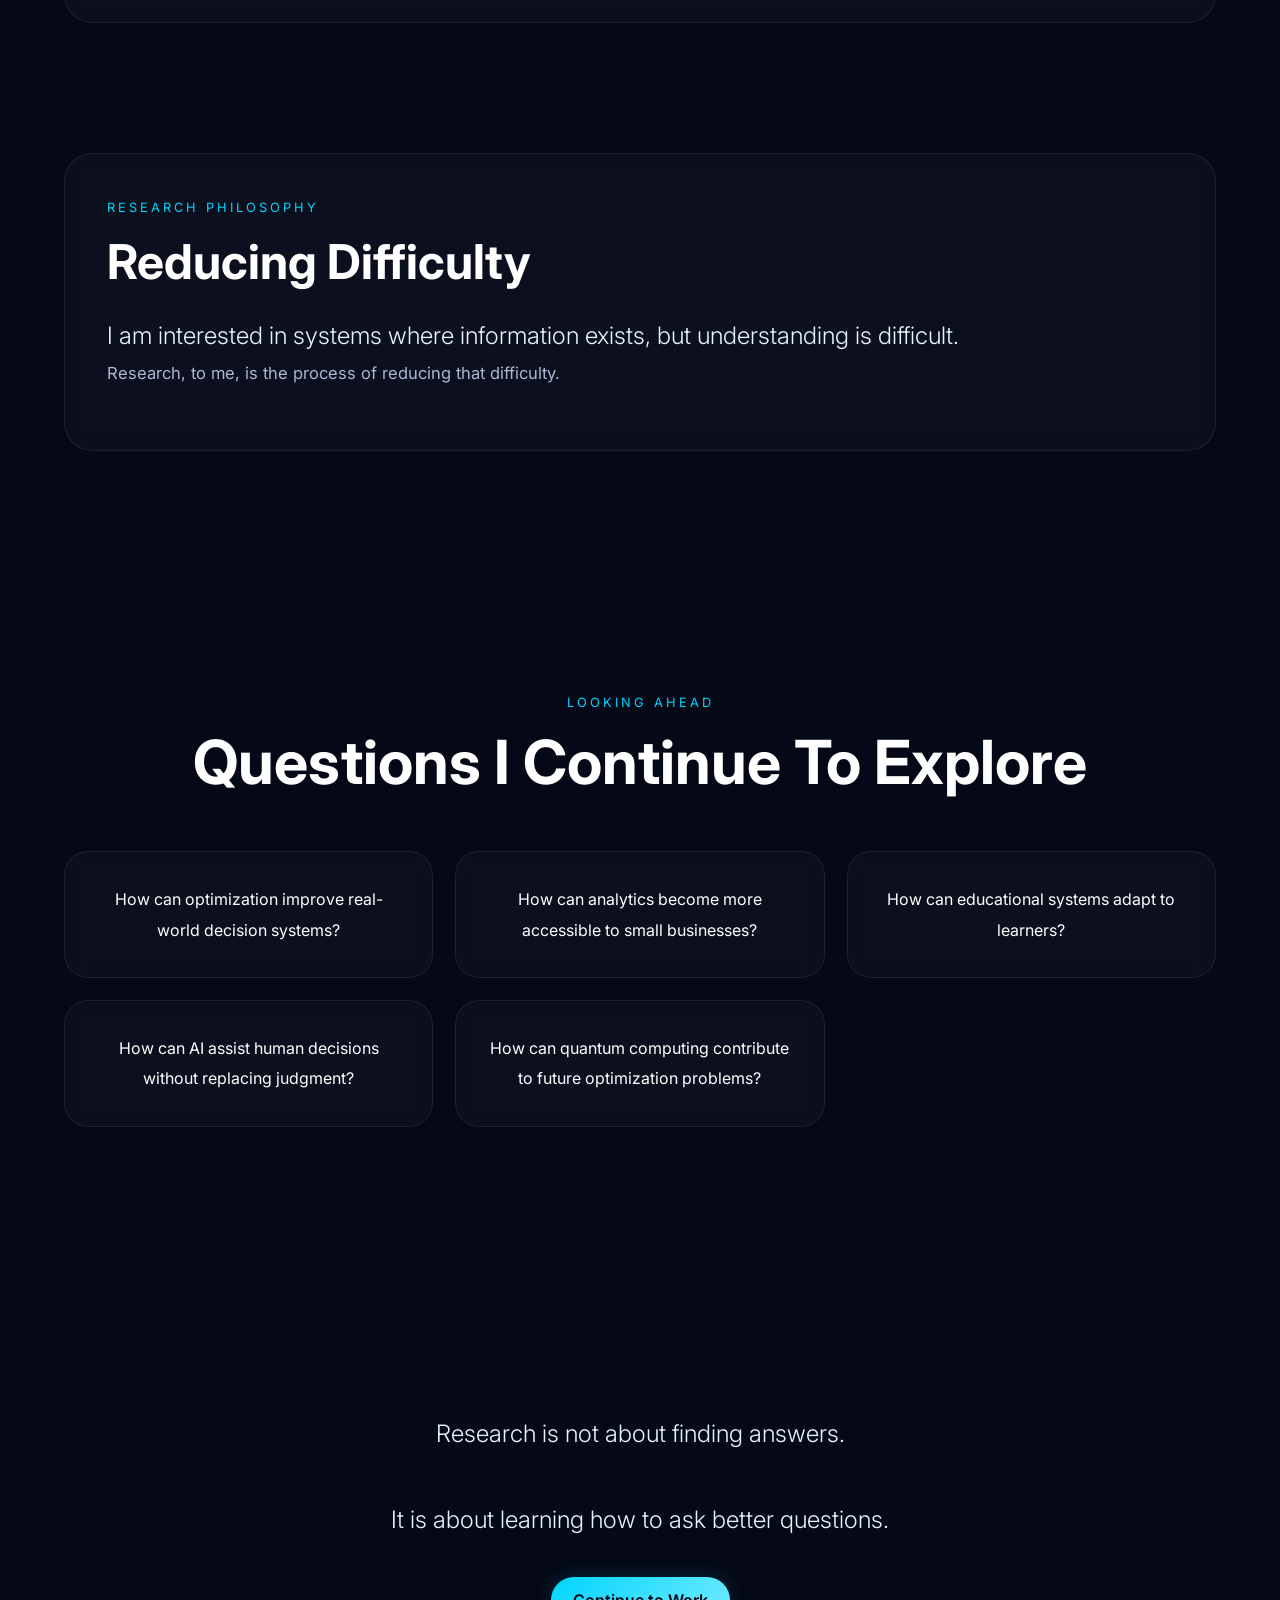
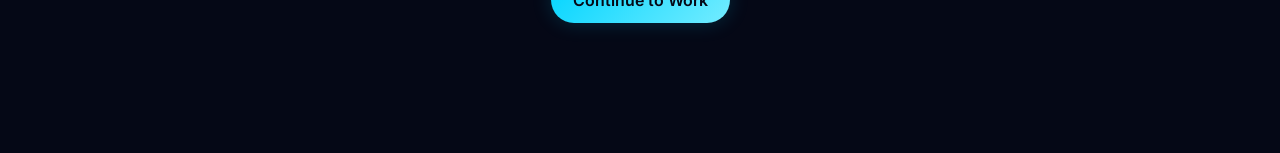
<file: research.html>
<!DOCTYPE html>
<html lang="en">

<head>

    <meta charset="UTF-8">

    <meta
        name="viewport"
        content="width=device-width, initial-scale=1.0">

    <title>
        Research | Loknath Sai Gurijala
    </title>

    <link
        rel="stylesheet"
        href="css/research.css">

</head>

<body>

<div id="particles"></div>

<nav class="navbar">

    <a href="index.html" class="logo">
        Loknath Sai Gurijala
    </a>

    <div class="nav-links">

        <a href="index.html">Home</a>

        <a href="explore.html">Explore</a>

        <a href="academics.html">Academics</a>

        <a href="projects.html">Projects</a>

        <a href="research.html">Research</a>

        <a href="work.html">Work</a>
        <a href="quantum.html">Quantum</a>

    </div>

</nav>

<!-- HERO -->

<section class="hero" id="overview">

    <span class="hero-tag">
        RESEARCH
    </span>

    <h1>

        Research Begins Where
        Certainty Ends

    </h1>

    <p>

        Research is the process of asking
        better questions, building models,
        testing assumptions and learning
        from the results.

    </p>

    <div class="section-nav">
        <a href="#overview">Overview</a>
        <a href="#why-research">Why</a>
        <a href="#power-systems">Power Systems</a>
        <a href="#medical-ai">Medical AI</a>
        <a href="#convergence">Convergence</a>
        <a href="#philosophy">Philosophy</a>
        <a href="#future">Future</a>
    </div>

    

</section>

<!-- WHY RESEARCH -->

<section class="section" id="why-research">

    <div class="glass-card reveal">

        <span class="card-label">
            WHY RESEARCH
        </span>

        <h2>
            Understanding Complex Systems
        </h2>

        <p>

            I view research as a structured way
            of understanding systems.

        </p>

        <p>

            Whether the system is a power network,
            a neural network, a classroom or a
            business operation, the underlying
            challenge is remarkably similar:

        </p>

        <blockquote>

            Understanding how individual
            components interact to produce
            larger outcomes.

        </blockquote>

    </div>

    <div class="section-actions">
        <a href="#power-systems" class="continue-button">
            Continue to Power System Optimization →
        </a>
    </div>

</section>

<!-- PAPER 1 -->

<section class="research-section" id="power-systems">

    <div class="research-visual">

    <img
        src="assets/power-systems/image.png"
        alt="Power Systems Research">

    <div class="publication-badge">
        Elsevier Heliyon · 2024
    </div>

</div>

    <div class="research-content">

        <span class="card-label">
            POWER SYSTEMS
        </span>

        <h2>

            Enhancement of Distribution System
            Performance with Reconfiguration,
            Distributed Generation and Capacitor
            Bank Deployment

        </h2>
        <div class="algorithm-note">

    Grey Wolf Optimizer (GWO)
    inspired by hierarchical hunting dynamics

</div>

        <p>

    This research explored how complex
    electrical distribution networks can
    be optimized using intelligent,
    nature-inspired search strategies.

</p>

<p>

    The work utilized the Grey Wolf Optimizer (GWO),
    a bio-inspired optimization algorithm modeled
    after the coordinated hunting behavior and
    hierarchical decision-making patterns observed
    in grey wolves.

</p>

<p>

    The system searched for efficient network
    configurations involving distributed generation,
    capacitor placement and feeder reconfiguration
    to improve voltage stability and reduce losses
    across the distribution network.

</p>

        <div class="research-tags">
            <span>33 Research Citations Elsevier Heliyon Publication (PlumX)</span>
            <span>Optimization</span>

            <span>Power Systems</span>

            <span>Distributed Generation</span>

            <span>Network Reconfiguration</span>

            <span>Capacitor Placement</span>

            <span>Bio-Inspired Optimization</span>

        </div>

        <div class="insight-box">

            <h4>
                What It Taught Me
            </h4>

            <p>

    Nature often solves problems through
    adaptive collective behavior rather
    than rigid centralized control.

</p>

<p>

    The Grey Wolf Optimizer demonstrated
    how decentralized exploration and
    coordinated convergence can efficiently
    navigate extremely large optimization spaces.

</p>

<p>

    The research reinforced the idea that
    intelligent systems frequently emerge
    from interaction patterns rather than
    brute-force computation alone.

</p>

        </div>

        <div class="outcome">

            Published in Elsevier Heliyon

        </div>

        <a
            href="https://www.cell.com/heliyon/fulltext/S2405-8440(24)02374-0"
            target="_blank">

            Read Publication →

        </a>

    </div>

    <div class="section-actions">
        <a href="#medical-ai" class="continue-button">
            Continue to Deep Learning in Healthcare →
        </a>
    </div>

</section>

<!-- PAPER 2 -->

<section class="research-section reverse" id="medical-ai">

    <div class="research-content">

        <span class="card-label">
            MEDICAL AI
        </span>

        <h2>

            A Deep Learning Model for Diagnosing
            Diabetic Retinopathy Using
            EfficientNet-B0

        </h2>

        <p>

    This research focused on building a
    deployable diabetic retinopathy
    detection system for low-resource
    healthcare environments rather than
    pursuing computationally expensive
    benchmark models.

</p>

<p>

    EfficientNet-B0 was deliberately chosen
    not because it was the largest model,
    but because it offered an optimal balance
    between accuracy, computational efficiency
    and real-world deployability on constrained
    hardware such as Raspberry Pi systems.

</p>

        <div class="research-tags">

            <span>Deep Learning</span>

            <span>Computer Vision</span>

            <span>Medical AI</span>

            <span>Healthcare</span>

            <span>EfficientNet-B0</span>
            <span>Edge AI</span>

<span>Deployable ML</span>

<span>Resource-Constrained AI</span>

        </div>

        <div class="insight-box">

    <h4>
        What It Taught Me
    </h4>

    <p>

        Accuracy alone is not enough.

        A system becomes valuable only
        when it remains usable under
        real-world constraints such as
        limited hardware, deployment cost
        and accessibility.

    </p>

    <p>

        The project reinforced the importance
        of designing intelligent systems that
        balance performance, efficiency and
        practical deployment.

    </p>

</div>

        <div class="outcome">

    IEEE SCES 2024 · Best Paper Award

    <br><br>

    84.5% Multiclass Accuracy

    <br>

    >90% Binary Detection Accuracy
    using staged classification approach

</div>

        <a
            href="https://ieeexplore.ieee.org/document/10652422"
            target="_blank">

            Read Publication →

        </a>

    </div>

    <div class="research-visual">

        <img
            src="assets/dr/prediction.png"
            alt="DR Prediction">

    </div>

    <div class="section-actions">
        <a href="#convergence" class="continue-button">
            Continue Reading →
        </a>
    </div>

</section>

<!-- CONVERGENCE -->

<section class="convergence" id="convergence">

    <span class="card-label">
        CONVERGENCE
    </span>

    <h2>

        Two Different Domains.
        One Common Pattern.

    </h2>

    <div class="equation">

        <div class="eq-card">

            Power Systems

        </div>

        <span>+</span>

        <div class="eq-card">

            Medical AI

        </div>

        <span>=</span>

        <div class="eq-card result">

            Understanding Complex Systems

        </div>

    </div>

    <div class="glass-card">

        <p>

            At first glance,
            power system optimization
            and diabetic retinopathy diagnosis
            appear unrelated.

        </p>

        <p>

            One studies electrical networks.

            The other studies retinal images.

        </p>

        <p>

            Yet both required the same mindset:
            understanding complexity,
            identifying meaningful patterns
            and using evidence to guide decisions.

        </p>

    </div>


</section>

<!-- PHILOSOPHY -->

<section class="section" id="philosophy">

    <div class="glass-card reveal">

        <span class="card-label">
            RESEARCH PHILOSOPHY
        </span>

        <h2>

            Reducing Difficulty

        </h2>

        <blockquote>

            I am interested in systems
            where information exists,
            but understanding is difficult.

        </blockquote>

        <p>

            Research, to me,
            is the process of reducing
            that difficulty.

        </p>

    </div>


</section>

<!-- FUTURE -->

<section class="future" id="future">

    <span class="card-label">
        LOOKING AHEAD
    </span>

    <h2>

        Questions I Continue To Explore

    </h2>

    <div class="question-grid">

        <div class="question-card">

            How can optimization improve
            real-world decision systems?

        </div>

        <div class="question-card">

            How can analytics become more
            accessible to small businesses?

        </div>

        <div class="question-card">

            How can educational systems
            adapt to learners?

        </div>

        <div class="question-card">

            How can AI assist human decisions
            without replacing judgment?

        </div>

        <div class="question-card">

            How can quantum computing
            contribute to future
            optimization problems?

        </div>

    </div>


</section>

<!-- FINAL -->

<section class="closing" id="closing">

    <blockquote>

        Research is not about finding answers.

        <br><br>

        It is about learning how to ask
        better questions.

    </blockquote>

    <div class="section-actions">
        <a href="work.html" class="primary-button">
            Continue to Work
        </a>
    </div>

</section>

<script src="js/research.js"></script>

</body>

</html>
</file>
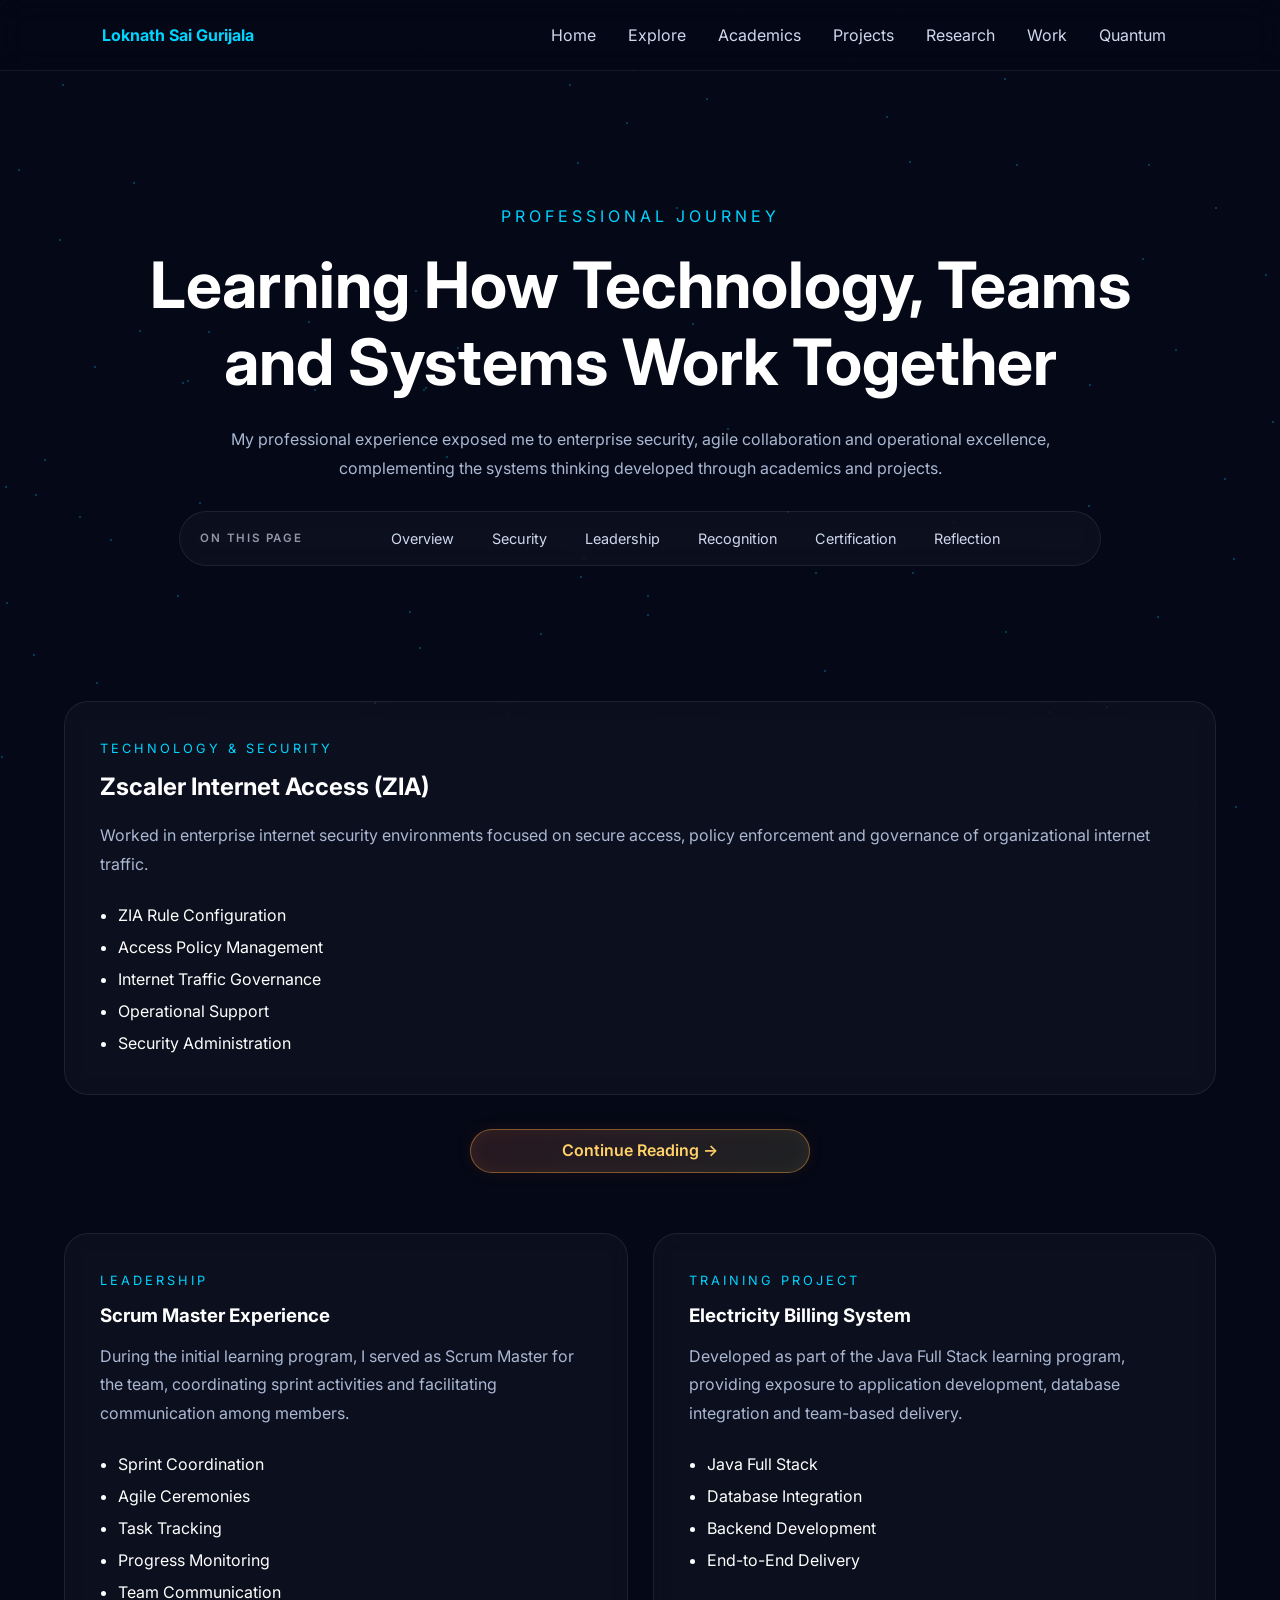
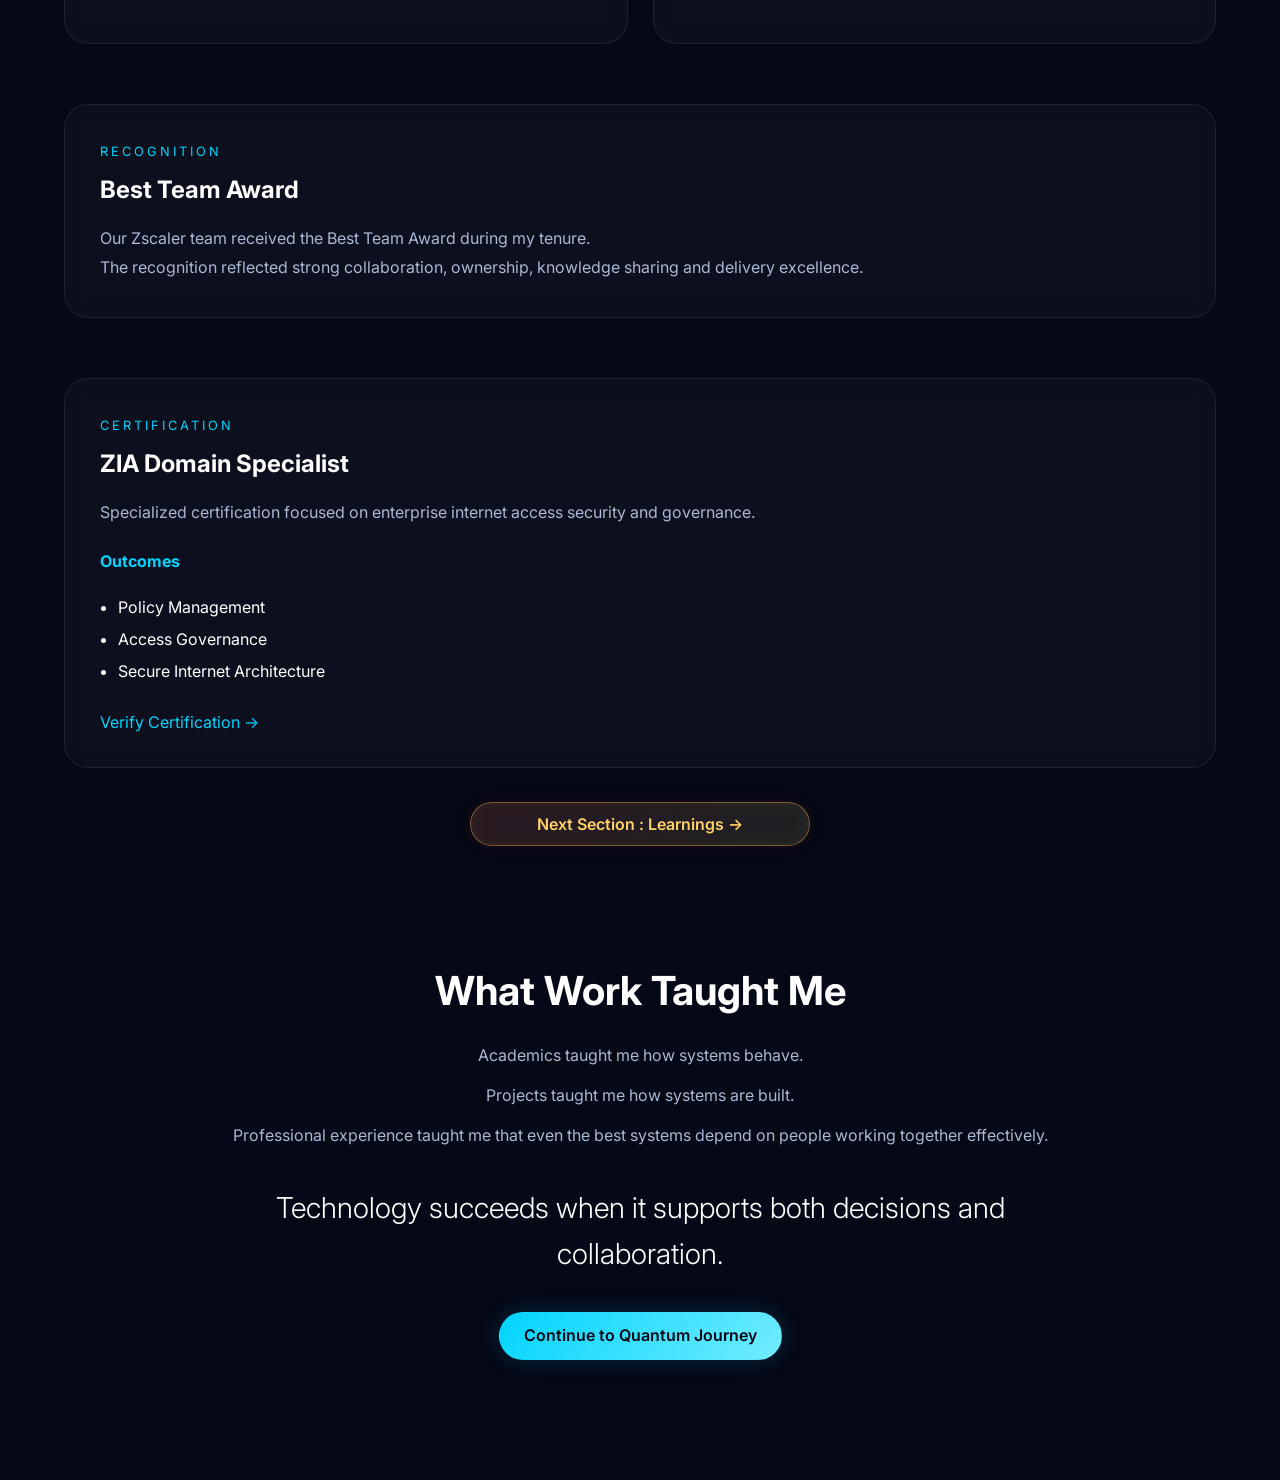
<file: work.html>
<!DOCTYPE html>
<html lang="en">

<head>

    <meta charset="UTF-8">

    <meta
        name="viewport"
        content="width=device-width, initial-scale=1.0">

    <title>
        Professional Journey | Loknath Sai Gurijala
    </title>

    <link
        rel="stylesheet"
        href="css/work.css">

</head>

<body>

<div id="particles"></div>

<nav class="navbar">

    <a href="index.html" class="logo">
        Loknath Sai Gurijala
    </a>

    <div class="nav-links">

        <a href="index.html">
            Home
        </a>

        <a href="explore.html">
            Explore
        </a>

        <a href="academics.html">
            Academics
        </a>

        <a href="projects.html">
            Projects
        </a>

        <a href="research.html">
            Research
        </a>

        <a href="work.html">
            Work
        </a>
        <a href="quantum.html">
            Quantum
        </a>

    </div>

</nav>

<section class="hero" id="overview">

    <span class="hero-tag">
        PROFESSIONAL JOURNEY
    </span>

    <h1>
        Learning How Technology,
        Teams and Systems Work Together
    </h1>

    <p>
        My professional experience exposed me to
        enterprise security, agile collaboration and
        operational excellence, complementing the
        systems thinking developed through academics
        and projects.
    </p>

    <div class="section-nav">
        <a href="#overview">Overview</a>
        <a href="#security">Security</a>
        <a href="#leadership">Leadership</a>
        <a href="#recognition">Recognition</a>
        <a href="#certification">Certification</a>
        <a href="#reflection">Reflection</a>
    </div>

   

</section>

<!-- Technology & Security -->

<section class="section" id="security">

    <div class="glass-card reveal">

        <span class="card-label">
            TECHNOLOGY & SECURITY
        </span>

        <h2>
            Zscaler Internet Access (ZIA)
        </h2>

        <p>
            Worked in enterprise internet security
            environments focused on secure access,
            policy enforcement and governance of
            organizational internet traffic.
        </p>

        <ul>

            <li>ZIA Rule Configuration</li>

            <li>Access Policy Management</li>

            <li>Internet Traffic Governance</li>

            <li>Operational Support</li>

            <li>Security Administration</li>

        </ul>

    </div>

    <div class="section-actions">
        <a href="#leadership" class="continue-button">
            Continue Reading →
        </a>
    </div>

</section>

<!-- Leadership + Project -->

<section class="dual-grid" id="leadership">

    <div class="glass-card reveal">

        <span class="card-label">
            LEADERSHIP
        </span>

        <h3>
            Scrum Master Experience
        </h3>

        <p>
            During the initial learning program,
            I served as Scrum Master for the team,
            coordinating sprint activities and
            facilitating communication among members.
        </p>

        <ul>

            <li>Sprint Coordination</li>

            <li>Agile Ceremonies</li>

            <li>Task Tracking</li>

            <li>Progress Monitoring</li>

            <li>Team Communication</li>

        </ul>

    </div>

    <div class="glass-card reveal">

        <span class="card-label">
            TRAINING PROJECT
        </span>

        <h3>
            Electricity Billing System
        </h3>

        <p>
            Developed as part of the Java Full Stack
            learning program, providing exposure to
            application development, database integration
            and team-based delivery.
        </p>

        <ul>

            <li>Java Full Stack</li>

            <li>Database Integration</li>

            <li>Backend Development</li>

            <li>End-to-End Delivery</li>

        </ul>

    </div>

</section>


<!-- Award -->

<section class="section" id="recognition">

    <div class="highlight-card reveal">

        <span class="card-label">
            RECOGNITION
        </span>

        <h2>
            Best Team Award
        </h2>

        <p>
            Our Zscaler team received the
            Best Team Award during my tenure.
        </p>

        <p>
            The recognition reflected strong
            collaboration, ownership,
            knowledge sharing and delivery excellence.
        </p>

    </div>

    

</section>

<!-- Certification -->

<section class="section" id="certification">

    <div class="cert-card reveal">

        <span class="card-label">
            CERTIFICATION
        </span>

        <h2>
            ZIA Domain Specialist
        </h2>

        <p>
            Specialized certification focused on
            enterprise internet access security
            and governance.
        </p>

        <h4>
            Outcomes
        </h4>

        <ul>

            <li>Policy Management</li>

            <li>Access Governance</li>

            <li>Secure Internet Architecture</li>

        </ul>

        <a
            href="https://verify.skilljar.com/c/4urz2kun3a98"
            target="_blank">

            Verify Certification →

        </a>

    </div>

    <div class="section-actions">
        <a href="#reflection" class="continue-button">
            Next Section : Learnings →
        </a>
    </div>

</section>

<!-- Reflection -->

<section class="reflection reveal" id="reflection">

    <h2>
        What Work Taught Me
    </h2>

    <p>
        Academics taught me how systems behave.
    </p>

    <p>
        Projects taught me how systems are built.
    </p>

    <p>
        Professional experience taught me that
        even the best systems depend on people
        working together effectively.
    </p>

    <blockquote>

        Technology succeeds when it supports
        both decisions and collaboration.

    </blockquote>

    <div class="section-actions">
        <a href="quantum.html" class="primary-button">
            Continue to Quantum Journey
        </a>
    </div>

</section>

<script src="js/work.js"></script>

</body>

</html>
</file>
<file: css/landing_style.css>
@import url('https://fonts.googleapis.com/css2?family=Inter:wght@300;400;500;600;700&display=swap');

*{
    margin:0;
    padding:0;
    box-sizing:border-box;
}

html{
    scroll-behavior:smooth;
}

body{
    background:#050816;
    color:#ffffff;
    font-family:'Inter',sans-serif;
    overflow-x:hidden;
}

#particles{
    position:fixed;
    inset:0;
    z-index:-1;
}

.navbar{
    display:flex;
    justify-content:space-between;
    align-items:center;

    padding:24px 8%;

    gap:24px;
}

.logo{
    color:#00d4ff;
    font-weight:700;
    letter-spacing:2px;
    text-decoration:none;
}

.nav-links{
    display:flex;
    gap:28px;
    flex-wrap:wrap;
    justify-content:flex-end;
}

.nav-links a{
    text-decoration:none;
    color:#cfd8ff;
}

.hero{
    display:flex;
    align-items:center;
    justify-content:center;

    text-align:center;

    padding:120px 10% 60px;
}

.hero-tag{
    color:#00d4ff;
    letter-spacing:4px;
    margin-bottom:20px;
}

.hero h1{
    font-size:4rem;
    margin-bottom:20px;
}

.hero h2{
    max-width:900px;
    margin:auto;

    font-size:2rem;
    font-weight:300;
    line-height:1.4;
}

.hero p{
    max-width:700px;
    margin:30px auto;

    color:#a9b4d0;
    line-height:1.8;
}

.cta-btn{
    display:block;
    width: max-content;
    margin:30px auto;

    padding:14px 30px;

    border:1px solid #00d4ff;
    border-radius:50px;

    text-decoration:none;
    color:#00d4ff;

    transition:.3s;
}

.cta-btn:hover{
    background:#00d4ff;
    color:#000;
}

.section{
    padding:70px 10%;
}

.section h3{
    font-size:2.2rem;
    margin-bottom:60px;

    text-align:center;
}

.philosophy-card{
    max-width:900px;
    margin:auto;

    padding:50px;

    border:1px solid rgba(255,255,255,.08);

    border-radius:24px;

    background:rgba(255,255,255,.02);

    backdrop-filter:blur(12px);
}

.philosophy-card p{
    line-height:1.9;
    color:#b7c2dd;
    margin-bottom:25px;
}

.mission{
    color:#00d4ff;
    font-size:1.5rem;
    font-weight:600;
}

.question-grid{
    display:grid;

    grid-template-columns:
    repeat(auto-fit,minmax(280px,1fr));

    gap:25px;
}

.question-card{
    padding:30px;

    border-radius:20px;

    background:#0b1022;

    transition:.3s;
}

.question-card:hover{
    transform:translateY(-8px);
}

.question-card span{
    color:#00d4ff;
}

.question-card h4{
    margin-top:15px;
    line-height:1.6;
}

.domains{
    display:grid;

    grid-template-columns:
    repeat(auto-fit,minmax(250px,1fr));

    gap:24px;
}

.domain-card{
    padding:28px;

    background:#0b1022;

    border-radius:18px;
}

.domain-card h4{
    margin-bottom:15px;
}

.domain-card p{
    color:#9eb0d0;
}
.domain-card a{
    color:#00d4ff;
    text-decoration:none;
}

footer{
    text-align:center;

    padding:80px 10%;

    color:#8c99b6;
}

@media(max-width:700px){

    .navbar{
        flex-direction:column;
        padding:18px 6%;
        gap:16px;
    }

    .nav-links{
        justify-content:center;
        gap:12px 16px;
        font-size:.9rem;
        line-height:1.4;
    }

    .hero{
        min-height:auto;
        padding:64px 6% 72px;
    }

    .hero-tag{
        font-size:.72rem;
        letter-spacing:2px;
        line-height:1.6;
    }

    .hero h1{
        font-size:2.45rem;
        line-height:1.12;
    }

    .hero h2{
        font-size:1.35rem;
    }

    .hero p{
        margin:22px auto;
        line-height:1.7;
    }

    .cta-btn{
        width:100%;
        max-width:280px;
        text-align:center;
    }

    .section{
        padding:64px 6%;
    }

    .section h3{
        font-size:1.75rem;
        margin-bottom:32px;
        line-height:1.25;
    }

    .philosophy-card,
    .question-card,
    .domain-card{
        border-radius:16px;
        padding:24px;
    }

    .philosophy-card{
        padding:28px 24px;
    }

    .mission{
        font-size:1.2rem;
        line-height:1.5;
    }

    .question-grid,
    .domains{
        grid-template-columns:1fr;
        gap:16px;
    }

    footer{
        padding:56px 6%;
    }
}

@media(max-width:420px){

    .hero h1{
        font-size:2.1rem;
    }

    .hero h2{
        font-size:1.18rem;
    }

    .nav-links{
        gap:10px 12px;
    }
}

/* SHARED ACTION BUTTONS */

.hero-actions,
.section-actions{
    display:flex;
    justify-content:center;
    flex-wrap:wrap;
    gap:14px;
    margin-top:34px;
}

.hero-actions .continue-button{
    flex-basis:100%;
    width:max-content;
    margin:0 auto;
}

.primary-button,
.continue-button{
    display:inline-flex;
    align-items:center;
    justify-content:center;
    gap:8px;
    min-height:48px;
    padding:12px 24px;
    border-radius:999px;
    text-decoration:none;
    font-weight:600;
    line-height:1.2;
    white-space:normal;
    text-align:center;
    transition:.3s;
}

.primary-button{
    background:linear-gradient(135deg, var(--primary,#00d4ff), #73ecff);
    color:var(--bg,#050816);
    border:1px solid transparent;
    box-shadow:0 0 22px rgba(0,212,255,.18);
}

.primary-button:hover{
    transform:translateY(-2px);
    box-shadow:0 0 28px rgba(0,212,255,.28);
}

.continue-button{
    background:rgba(0,212,255,.07);
    border:1px solid rgba(0,212,255,.32);
    color:var(--primary,#00d4ff);
    box-shadow:inset 0 0 20px rgba(0,212,255,.04);
}

.continue-button:hover{
    transform:translateY(-2px);
    background:rgba(0,212,255,.14);
    border-color:var(--primary,#00d4ff);
    color:#ffffff;
}

@media(max-width:700px){
    .hero-actions,
    .section-actions{
        width:100%;
        flex-direction:column;
        align-items:stretch;
        gap:12px;
    }

    .hero-actions .continue-button,
    .primary-button,
    .continue-button{
        width:100%;
        padding:12px 18px;
    }
}

/* SECTION NAVIGATION */

.section-nav{
    width:min(1100px,90%);
    margin:6px auto 0;
    padding:10px 10px 10px 120px;
    display:flex;
    justify-content:center;
    align-items:center;
    position:relative;
    flex-wrap:wrap;
    gap:10px;
    border:1px solid rgba(255,255,255,.08);
    border-radius:999px;
    background:rgba(255,255,255,.03);
    backdrop-filter:blur(12px);
}

.section-nav::before{
    content:"On this page";
    position:absolute;
    left:12px;
    top:50%;
    transform:translateY(-50%);
    padding:8px 12px 8px 8px;
    color:rgba(207,217,238,.68);
    font-size:.72rem;
    font-weight:600;
    letter-spacing:1.8px;
    text-transform:uppercase;
}

.section-nav a{
    padding:8px 14px;
    border-radius:999px;
    color:#cfd9ee;
    text-decoration:none;
    font-size:.9rem;
    transition:.3s;
}

.section-nav a:hover{
    background:rgba(0,212,255,.1);
    color:var(--primary,#00d4ff);
}

.section-actions .continue-button{
    flex-basis:100%;
    width:max-content;
    margin:0 auto;
}

@media(max-width:700px){
    .section-nav{
        width:88%;
        border-radius:18px;
        justify-content:flex-start;
    }

    .section-nav::before{
        width:100%;
        padding:4px 4px 2px;
    }

    .section-nav a,
    .section-actions .continue-button{
        width:100%;
    }
}

/* CONTINUE BUTTON TINT */

.hero-actions .continue-button,
.section-actions .continue-button,
.continue-button{
    width:fit-content;
    max-width:min(340px,90vw);
    min-height:44px;
    padding:10px 18px;
}

.continue-button{
    background:
    linear-gradient(135deg, rgba(255,70,42,.14), rgba(255,186,73,.1)),
    rgba(0,212,255,.045);
    border-color:rgba(255,173,66,.42);
    color:#ffd166;
    box-shadow:
    inset 0 0 18px rgba(255,190,73,.06),
    0 0 18px rgba(255,107,53,.08);
}

.continue-button:hover{
    background:
    linear-gradient(135deg, rgba(255,78,48,.22), rgba(255,204,92,.16)),
    rgba(0,212,255,.07);
    border-color:rgba(255,198,87,.72);
    color:#fff1c2;
    box-shadow:
    inset 0 0 18px rgba(255,214,102,.08),
    0 0 24px rgba(255,115,54,.16);
}

@media(max-width:700px){
    .hero-actions .continue-button,
    .section-actions .continue-button,
    .continue-button{
        width:min(100%,320px);
        margin-left:auto;
        margin-right:auto;
    }
}

/* GLOBAL NAVBAR POLISH */

.navbar{
    position:sticky;
    top:0;
    z-index:20;
    padding:16px 8%;
    background:rgba(5,8,22,.76);
    border-bottom:1px solid rgba(255,255,255,.07);
    backdrop-filter:blur(16px);
}

.logo{
    min-height:38px;
    display:inline-flex;
    align-items:center;
    color:var(--primary,#00d4ff);
}

.nav-links{
    gap:8px;
}

.nav-links a{
    padding:9px 12px;
    border-radius:999px;
    color:#cfd9ee;
    transition:
    color .3s,
    background .3s,
    border-color .3s;
}

.nav-links a:hover{
    background:rgba(0,212,255,.1);
    color:var(--primary,#00d4ff);
}

.hero .section-nav{
    margin-top:28px;
}

@media(max-width:700px){
    .navbar{
        position:relative;
        padding:16px 6%;
    }

    .nav-links{
        justify-content:center;
        gap:8px;
    }

    .nav-links a{
        padding:8px 10px;
    }
}
</file>
<file: css/academics.css>
@import url('https://fonts.googleapis.com/css2?family=Inter:wght@300;400;500;600;700&display=swap');

:root{

    --bg:#050816;
    --card:rgba(255,255,255,0.03);
    --border:rgba(255,255,255,0.08);

    --primary:#00d4ff;
    --text:#ffffff;
    --muted:#aab8d4;
}

/* ------------------------- */
/* RESET */
/* ------------------------- */

*{
    margin:0;
    padding:0;
    box-sizing:border-box;
}

html{
    scroll-behavior:smooth;
}

body{

    background:var(--bg);
    color:var(--text);

    font-family:'Inter',sans-serif;

    overflow-x:hidden;
    line-height:1.7;
}

/* ------------------------- */
/* PARTICLE LAYER */
/* ------------------------- */

#particles{

    position:fixed;

    inset:0;

    z-index:-1;

    background:
    radial-gradient(circle at 20% 30%, rgba(0,212,255,.08), transparent 300px),
    radial-gradient(circle at 80% 60%, rgba(0,212,255,.06), transparent 350px),
    radial-gradient(circle at 50% 90%, rgba(0,212,255,.05), transparent 400px);
}

/* ------------------------- */
/* NAVBAR */
/* ------------------------- */

.navbar{

    display:flex;

    justify-content:space-between;

    align-items:center;

    padding:24px 8%;

    gap:24px;
}

.logo{

    color:var(--primary);

    text-decoration:none;

    font-weight:700;

    letter-spacing:2px;

    font-size:1.2rem;
}

.nav-links{

    display:flex;
    gap:30px;
    flex-wrap:wrap;
    justify-content:flex-end;
}

.nav-links a{

    color:#c4d0e8;

    text-decoration:none;

    transition:.3s;
}

.nav-links a:hover{

    color:var(--primary);
}

/* ------------------------- */
/* HERO */
/* ------------------------- */

.hero{

    min-height:70vh;

    display:flex;

    flex-direction:column;

    justify-content:center;

    align-items:center;

    text-align:center;

    padding:0 10%;
}

.hero-tag{

    color:var(--primary);

    letter-spacing:5px;

    margin-bottom:25px;
}

.hero h1{

    font-size:4.5rem;

    max-width:1000px;

    line-height:1.2;

    margin-bottom:30px;
}

.hero p{

    max-width:850px;

    color:var(--muted);

    font-size:1.15rem;
}

/* ------------------------- */
/* TIMELINE */
/* ------------------------- */

.journey{

    width:min(1200px,90%);

    margin:auto;

    margin-bottom:120px;
}

.timeline-card{

    background:var(--card);

    border:1px solid var(--border);

    border-radius:28px;

    padding:50px;

    text-align:center;

    backdrop-filter:blur(15px);
}

.timeline-card span{

    color:var(--primary);

    letter-spacing:3px;
}

.timeline-card h2{

    margin-top:20px;

    font-size:2.3rem;
}

.timeline-card p{

    margin-top:20px;

    color:var(--muted);
}

.keywords{

    margin-top:35px;

    display:flex;

    flex-wrap:wrap;

    justify-content:center;

    gap:12px;
}

.keywords span{

    padding:10px 18px;

    border-radius:999px;

    background:rgba(0,212,255,.08);

    border:1px solid rgba(0,212,255,.2);

    color:var(--primary);
}

/* ------------------------- */
/* SPLIT SECTION */
/* ------------------------- */

.split-section{

    width:min(1400px,92%);

    margin:auto;

    display:grid;

    grid-template-columns:1fr 1fr;

    gap:40px;

    margin-bottom:140px;

    position:relative;
}

.split-section::before{

    content:"";

    position:absolute;

    top:0;
    bottom:0;

    left:50%;

    width:2px;

    background:
    linear-gradient(
        to bottom,
        transparent,
        rgba(0,212,255,.5),
        transparent
    );

    transform:translateX(-50%);
}

/* ------------------------- */
/* TRACKS */
/* ------------------------- */

.track{

    display:flex;

    flex-direction:column;

    gap:24px;
}

.track-header{

    margin-bottom:10px;
}

.track-label{

    color:var(--primary);

    letter-spacing:4px;

    font-size:.85rem;
}

.track-header h2{

    margin-top:15px;

    font-size:2rem;
}

/* ------------------------- */
/* GLASS CARD */
/* ------------------------- */

.glass-card{

    background:var(--card);

    border:1px solid var(--border);

    border-radius:24px;

    padding:32px;

    backdrop-filter:blur(15px);

    transition:.35s ease;
}

.glass-card:hover{

    transform:translateY(-6px);

    border-color:rgba(0,212,255,.45);

    box-shadow:
    0 0 20px rgba(0,212,255,.08);
}

.glass-card h3{

    margin-bottom:15px;
}

.glass-card p{

    color:var(--muted);
}

.metric{

    color:var(--primary);

    font-weight:600;

    margin-bottom:18px;
}

.glass-card ul{

    padding-left:20px;
}

.glass-card li{

    margin-bottom:10px;

    color:#d8e3f6;
}

/* ------------------------- */
/* CONVERGENCE */
/* ------------------------- */

.convergence{

    width:min(1100px,90%);

    margin:auto;

    margin-bottom:120px;
}

.section-header{

    text-align:center;

    margin-bottom:50px;
}

.section-header span{

    color:var(--primary);

    letter-spacing:4px;
}

.section-header h2{

    margin-top:15px;

    font-size:3rem;
}

.convergence-card{

    background:var(--card);

    border:1px solid var(--border);

    border-radius:28px;

    padding:50px;

    backdrop-filter:blur(15px);
}

.convergence-card p{

    color:var(--muted);

    margin-bottom:22px;

    font-size:1.05rem;
}

/* ------------------------- */
/* OUTCOMES */
/* ------------------------- */

.outcomes{

    width:min(1200px,90%);

    margin:auto;

    display:grid;

    grid-template-columns:
    repeat(auto-fit,minmax(260px,1fr));

    gap:25px;

    margin-bottom:120px;
}

.outcome-card{

    background:var(--card);

    border:1px solid var(--border);

    border-radius:24px;

    padding:35px;

    text-align:center;

    transition:.3s;
}

.outcome-card:hover{

    transform:translateY(-5px);

    border-color:rgba(0,212,255,.4);
}

.outcome-card h3{

    color:var(--primary);

    margin-bottom:18px;
}

.outcome-card p{

    color:var(--muted);
}

.outcome-card a{

    color:var(--primary);

    text-decoration:none;

    transition:.3s;
}

/* ------------------------- */
/* CLOSING */
/* ------------------------- */

.closing{

    width:min(900px,90%);

    margin:auto;

    margin-bottom:120px;
}

blockquote{

    text-align:center;

    font-size:1.8rem;

    line-height:1.8;

    color:#dce7fa;

    font-weight:300;
}

/* ------------------------- */
/* RESPONSIVE */
/* ------------------------- */

@media(max-width:1000px){

    .split-section{

        grid-template-columns:1fr;
    }

    .split-section::before{

        display:none;
    }

    .hero h1{

        font-size:3rem;
    }

    .section-header h2{

        font-size:2.2rem;
    }

    blockquote{

        font-size:1.4rem;
    }
}

@media(max-width:600px){

    .hero h1{

        font-size:2.4rem;
        line-height:1.15;
    }

    .hero{
        min-height:auto;
        padding:64px 6% 48px;
    }

    .hero-tag,
    .track-label,
    .section-header span,
    .timeline-card span{
        letter-spacing:2px;
        line-height:1.6;
    }

    .hero p,
    .timeline-card p,
    .glass-card p,
    .convergence-card p{
        line-height:1.7;
    }

    .journey,
    .split-section,
    .convergence,
    .outcomes,
    .closing{
        width:88%;
        margin-bottom:64px;
    }

    .timeline-card,
    .glass-card,
    .convergence-card{

        padding:25px;
        border-radius:16px;
    }

    .timeline-card h2,
    .track-header h2{
        font-size:1.55rem;
        line-height:1.25;
    }

    .section-header{
        margin-bottom:32px;
    }

    .section-header h2{
        font-size:1.8rem;
        line-height:1.2;
    }

    .outcomes{
        grid-template-columns:1fr;
        gap:16px;
    }

    .outcome-card{
        padding:24px;
        border-radius:16px;
    }

    .navbar{

        flex-direction:column;

        gap:15px;
        padding:18px 6%;
    }

    .nav-links{

        justify-content:center;

        gap:12px 16px;
        font-size:.9rem;
        line-height:1.4;
    }
}
.journey-node{

    display:flex;
    justify-content:center;

    margin:40px 0;
}

.node{

    width:80px;
    height:80px;

    border-radius:50%;

    border:2px solid #00d4ff;

    display:flex;

    align-items:center;
    justify-content:center;

    color:#00d4ff;

    background:rgba(0,212,255,.08);

    box-shadow:
    0 0 25px rgba(0,212,255,.25);

    font-weight:600;
}
.merge-timeline{

    display:flex;

    flex-direction:column;

    align-items:center;

    margin:100px 0;
}

.merge-node{

    width:30px;
    height:30px;

    border-radius:50%;

    background:#00d4ff;

    box-shadow:

    0 0 20px #00d4ff,
    0 0 40px #00d4ff,
    0 0 80px #00d4ff;

    animation:pulse 3s infinite;
}

.merge-text{

    margin-top:20px;

    color:#00d4ff;

    letter-spacing:3px;
}

@keyframes pulse{

    0%{

        transform:scale(1);
    }

    50%{

        transform:scale(1.25);
    }

    100%{

        transform:scale(1);
    }
}

@media(max-width:420px){

    .hero h1{
        font-size:2rem;
    }

    .timeline-card h2,
    .track-header h2,
    .section-header h2{
        font-size:1.45rem;
    }

    blockquote{
        font-size:1.15rem;
        line-height:1.55;
    }
}

/* SHARED ACTION BUTTONS */

.hero-actions,
.section-actions{
    display:flex;
    justify-content:center;
    flex-wrap:wrap;
    gap:14px;
    margin-top:34px;
}

.hero-actions .continue-button{
    flex-basis:100%;
    width:max-content;
    margin:0 auto;
}

.primary-button,
.continue-button{
    display:inline-flex;
    align-items:center;
    justify-content:center;
    gap:8px;
    min-height:48px;
    padding:12px 24px;
    border-radius:999px;
    text-decoration:none;
    font-weight:600;
    line-height:1.2;
    white-space:normal;
    text-align:center;
    transition:.3s;
}

.primary-button{
    background:linear-gradient(135deg, var(--primary,#00d4ff), #73ecff);
    color:var(--bg,#050816);
    border:1px solid transparent;
    box-shadow:0 0 22px rgba(0,212,255,.18);
}

.primary-button:hover{
    transform:translateY(-2px);
    box-shadow:0 0 28px rgba(0,212,255,.28);
}

.continue-button{
    background:rgba(0,212,255,.07);
    border:1px solid rgba(0,212,255,.32);
    color:var(--primary,#00d4ff);
    box-shadow:inset 0 0 20px rgba(0,212,255,.04);
}

.continue-button:hover{
    transform:translateY(-2px);
    background:rgba(0,212,255,.14);
    border-color:var(--primary,#00d4ff);
    color:#ffffff;
}

@media(max-width:700px){
    .hero-actions,
    .section-actions{
        width:100%;
        flex-direction:column;
        align-items:stretch;
        gap:12px;
    }

    .hero-actions .continue-button,
    .primary-button,
    .continue-button{
        width:100%;
        padding:12px 18px;
    }
}

/* SECTION NAVIGATION */

.section-nav{
    width:min(1100px,90%);
    margin:6px auto 0;
    padding:10px 10px 10px 120px;
    display:flex;
    justify-content:center;
    align-items:center;
    position:relative;
    flex-wrap:wrap;
    gap:10px;
    border:1px solid rgba(255,255,255,.08);
    border-radius:999px;
    background:rgba(255,255,255,.03);
    backdrop-filter:blur(12px);
}

.section-nav::before{
    content:"On this page";
    position:absolute;
    left:12px;
    top:50%;
    transform:translateY(-50%);
    padding:8px 12px 8px 8px;
    color:rgba(207,217,238,.68);
    font-size:.72rem;
    font-weight:600;
    letter-spacing:1.8px;
    text-transform:uppercase;
}

.section-nav a{
    padding:8px 14px;
    border-radius:999px;
    color:#cfd9ee;
    text-decoration:none;
    font-size:.9rem;
    transition:.3s;
}

.section-nav a:hover{
    background:rgba(0,212,255,.1);
    color:var(--primary,#00d4ff);
}

.section-actions .continue-button{
    flex-basis:100%;
    width:max-content;
    margin:0 auto;
}

@media(max-width:700px){
    .section-nav{
        width:88%;
        border-radius:18px;
        justify-content:flex-start;
        padding-left:10px;
    }

    .section-nav::before{
        position:static;
        transform:none;
        width:100%;
        padding:4px 4px 2px;
        margin-right:0;
    }

    .section-nav a,
    .section-actions .continue-button{
        width:100%;
    }
}

/* CONTINUE BUTTON TINT */

.hero-actions .continue-button,
.section-actions .continue-button,
.continue-button{
    width:fit-content;
    max-width:min(340px,90vw);
    min-height:44px;
    padding:10px 18px;
}

.continue-button{
    background:
    linear-gradient(135deg, rgba(255,70,42,.14), rgba(255,186,73,.1)),
    rgba(0,212,255,.045);
    border-color:rgba(255,173,66,.42);
    color:#ffd166;
    box-shadow:
    inset 0 0 18px rgba(255,190,73,.06),
    0 0 18px rgba(255,107,53,.08);
}

.continue-button:hover{
    background:
    linear-gradient(135deg, rgba(255,78,48,.22), rgba(255,204,92,.16)),
    rgba(0,212,255,.07);
    border-color:rgba(255,198,87,.72);
    color:#fff1c2;
    box-shadow:
    inset 0 0 18px rgba(255,214,102,.08),
    0 0 24px rgba(255,115,54,.16);
}

@media(max-width:700px){
    .hero-actions .continue-button,
    .section-actions .continue-button,
    .continue-button{
        width:min(100%,320px);
        margin-left:auto;
        margin-right:auto;
    }
}

/* GLOBAL NAVBAR POLISH */

.navbar{
    position:sticky;
    top:0;
    z-index:20;
    padding:16px 8%;
    background:rgba(5,8,22,.76);
    border-bottom:1px solid rgba(255,255,255,.07);
    backdrop-filter:blur(16px);
}

.logo{
    min-height:38px;
    display:inline-flex;
    align-items:center;
    color:var(--primary,#00d4ff);
}

.nav-links{
    gap:8px;
}

.nav-links a{
    padding:9px 12px;
    border-radius:999px;
    color:#cfd9ee;
    transition:
    color .3s,
    background .3s,
    border-color .3s;
}

.nav-links a:hover{
    background:rgba(0,212,255,.1);
    color:var(--primary,#00d4ff);
}

.hero .section-nav{
    margin-top:28px;
}

@media(max-width:700px){
    .navbar{
        position:relative;
        padding:16px 6%;
    }

    .nav-links{
        justify-content:center;
        gap:8px;
    }

    .nav-links a{
        padding:8px 10px;
    }
}


.learning-ledger{

    width:min(1200px,92%);
    margin:auto;

    padding:120px 0;
}

.cert-grid{

    display:grid;

    grid-template-columns:
    repeat(auto-fit,minmax(280px,1fr));

    gap:24px;

    margin-top:60px;
}

.cert-card{

    padding:30px;

    border-radius:28px;

    background:rgba(255,255,255,.03);

    border:1px solid rgba(255,255,255,.08);

    backdrop-filter:blur(12px);

    transition:.35s;
}

.cert-card:hover{

    transform:translateY(-6px);

    border-color:rgba(0,212,255,.3);
}

.cert-card h3{

    margin-bottom:24px;

    font-size:1.1rem;

    color:#ffffff;
}

.cert-item{

    display:flex;

    justify-content:space-between;

    align-items:flex-start;

    gap:16px;

    padding:14px 0;

    border-bottom:
    1px solid rgba(255,255,255,.05);
}

.cert-item:last-child{

    border-bottom:none;
}

.cert-item span{

    color:#cfd8ea;

    line-height:1.6;

    font-size:.95rem;
}

.cert-item a{

    color:#00d4ff;

    text-decoration:none;

    font-size:.85rem;

    white-space:nowrap;

    transition:.3s;
}

.cert-item a:hover{

    opacity:.7;
}

@media(max-width:700px){

    .cert-card{

        padding:24px;
    }

    .cert-item{

        flex-direction:column;

        gap:8px;
    }
}
</file>
<file: css/explore.css>
@import url('https://fonts.googleapis.com/css2?family=Inter:wght@300;400;500;600;700&display=swap');

:root{
    --bg:#050816;
    --card:rgba(255,255,255,.03);
    --card-strong:rgba(255,255,255,.045);
    --border:rgba(255,255,255,.08);
    --border-active:rgba(0,212,255,.38);
    --primary:#00d4ff;
    --text:#ffffff;
    --muted:#aab8d4;
    --muted-strong:#cfd9ee;
}

*{
    margin:0;
    padding:0;
    box-sizing:border-box;
}

html{
    scroll-behavior:smooth;
}

body{
    font-family:'Inter',sans-serif;
    background:var(--bg);
    color:var(--text);
    overflow-x:hidden;
    line-height:1.7;
}

#particles{
    position:fixed;
    inset:0;
    z-index:-1;
    background:
    radial-gradient(circle at 15% 20%, rgba(0,212,255,.08), transparent 300px),
    radial-gradient(circle at 85% 55%, rgba(0,212,255,.06), transparent 360px),
    radial-gradient(circle at 45% 95%, rgba(0,212,255,.05), transparent 420px);
}

/* NAV */

.navbar{
    display:flex;
    justify-content:space-between;
    align-items:center;
    padding:24px 8%;
    gap:24px;
}

.logo{
    color:var(--primary);
    text-decoration:none;
    font-weight:700;
    letter-spacing:2px;
    font-size:1.2rem;
}

.nav-links{
    display:flex;
    gap:28px;
    flex-wrap:wrap;
    justify-content:flex-end;
}

.nav-links a{
    color:var(--muted-strong);
    text-decoration:none;
    transition:.3s;
}

.nav-links a:hover{
    color:var(--primary);
}

/* HERO */

.hero{
    padding:96px 10% 88px;
    text-align:center;
}

.section-label,
.card-label{
    color:var(--primary);
    letter-spacing:4px;
    font-size:.82rem;
    font-weight:600;
}

.hero h1{
    margin-top:20px;
    font-size:4rem;
    line-height:1.15;
}

.hero p{
    margin:20px auto 0;
    max-width:700px;
    color:#9fb1cf;
    line-height:1.8;
}

/* CONTAINER */

.container{
    width:min(1300px,90%);
    margin:auto;
    margin-bottom:80px;
}

/* CENTRAL */

.central-card{
    padding:58px;
    border-radius:26px;
    background:var(--card);
    border:1px solid var(--border);
    text-align:center;
    backdrop-filter:blur(12px);
}

.central-card h2{
    margin:20px auto 0;
    max-width:900px;
    font-size:2rem;
    line-height:1.4;
}

.central-card p{
    margin-top:20px;
    color:#9fb1cf;
}

/* TITLES */

.section-title{
    text-align:center;
    margin-bottom:40px;
    font-size:2.5rem;
    line-height:1.2;
}

/* ACADEMICS */

.academics-grid{
    display:grid;
    grid-template-columns:1fr 1fr;
    gap:30px;
}

.academic-tile,
.domain-card,
.work-tab{
    background:var(--card);
    border:1px solid var(--border);
    border-radius:22px;
    backdrop-filter:blur(12px);
}

.academic-tile,
.domain-card{
    padding:36px;
    transition:.3s;
}

.academic-tile:hover,
.domain-card:hover{
    transform:translateY(-6px);
    border-color:var(--border-active);
    background:var(--card-strong);
}

.academic-tile h3{
    margin-top:15px;
    font-size:1.8rem;
    line-height:1.25;
}

.subtitle{
    margin-top:12px;
    color:#b8c7e0;
    line-height:1.5;
}

.metric{
    margin:25px 0;
    color:var(--primary);
    font-weight:600;
    font-size:1.2rem;
}

.academic-tile p,
.domain-card p,
.work-tab p{
    color:var(--muted);
    line-height:1.8;
}

.academic-tile ul,
.domain-card ul{
    margin-top:20px;
    padding-left:18px;
    color:#d8e3f6;
    line-height:1.75;
}

.academic-tile li,
.domain-card li{
    margin-bottom:8px;
}

.academic-tile > a,
.domain-card > a{
    display:inline-block;
    margin-top:22px;
    color:var(--primary);
    text-decoration:none;
}

.domain-card li a{
    color:var(--primary);
    text-decoration:none;
}

.academic-tile > a:hover,
.domain-card > a:hover,
.domain-card li a:hover{
    color:#7beaff;
}

/* OTHER CARDS */

.cards-grid{
    display:grid;
    grid-template-columns:repeat(auto-fit,minmax(300px,1fr));
    gap:30px;
}

.domain-card h3{
    margin-top:15px;
    margin-bottom:15px;
    line-height:1.3;
}

.highlight{
    margin:20px 0;
    color:var(--primary);
    font-weight:600;
}

.section-actions{
    display:flex;
    justify-content:center;
    flex-wrap:wrap;
    gap:14px;
    margin-top:34px;
}

.hero-actions{
    display:flex;
    justify-content:center;
    flex-wrap:wrap;
    gap:14px;
    margin-top:34px;
}

.hero-actions .continue-button{
    flex-basis:100%;
    width:max-content;
    margin:0 auto;
}

.primary-button,
.continue-button{
    display:inline-flex;
    align-items:center;
    justify-content:center;
    gap:8px;
    min-height:48px;
    padding:12px 24px;
    border-radius:999px;
    text-decoration:none;
    font-weight:600;
    line-height:1.2;
    white-space:normal;
    text-align:center;
    transition:.3s;
}

.primary-button{
    background:linear-gradient(135deg, var(--primary), #73ecff);
    color:var(--bg);
    border:1px solid transparent;
    box-shadow:0 0 22px rgba(0,212,255,.18);
}

.primary-button:hover{
    transform:translateY(-2px);
    box-shadow:0 0 28px rgba(0,212,255,.28);
}

.continue-button{
    background:rgba(0,212,255,.07);
    border:1px solid rgba(0,212,255,.32);
    color:var(--primary);
    box-shadow:inset 0 0 20px rgba(0,212,255,.04);
}

.continue-button:hover{
    transform:translateY(-2px);
    background:rgba(0,212,255,.14);
    border-color:var(--primary);
    color:#ffffff;
}

.work-tab{
    max-width:900px;
    margin:auto;
    padding:44px;
    text-align:center;
}

.work-tab h2{
    margin-top:15px;
    font-size:2.2rem;
    line-height:1.25;
}

.work-tab p{
    margin:18px auto 28px;
    max-width:720px;
}

/* FOOTER */

footer{
    text-align:center;
    padding:80px 6%;
    color:#7f8ea9;
}

/* MOBILE */

@media(max-width:900px){
    .navbar{
        flex-direction:column;
    }

    .nav-links{
        justify-content:center;
        gap:18px;
    }

    .hero h1{
        font-size:2.8rem;
    }

    .academics-grid{
        grid-template-columns:1fr;
    }
}

@media(max-width:700px){
    .navbar{
        padding:18px 6%;
        gap:16px;
    }

    .nav-links{
        gap:12px 16px;
        font-size:.9rem;
        line-height:1.4;
    }

    .hero{
        padding:64px 6% 48px;
    }

    .section-label,
    .card-label{
        letter-spacing:2px;
        line-height:1.6;
    }

    .hero h1{
        font-size:2.25rem;
        line-height:1.15;
    }

    .hero p{
        line-height:1.7;
    }

    .container{
        width:88%;
        margin-bottom:56px;
    }

    .central-card,
    .academic-tile,
    .domain-card,
    .work-tab{
        padding:24px;
        border-radius:16px;
    }

    .central-card h2,
    .work-tab h2{
        font-size:1.55rem;
        line-height:1.35;
    }

    .section-title{
        font-size:1.85rem;
        line-height:1.25;
        margin-bottom:28px;
    }

    .academic-tile h3{
        font-size:1.45rem;
        line-height:1.25;
    }

    .cards-grid{
        grid-template-columns:1fr;
        gap:18px;
    }

    .section-actions{
        flex-direction:column;
        align-items:stretch;
        gap:12px;
    }

    .hero-actions{
        width:100%;
        flex-direction:column;
        gap:12px;
    }

    .hero-actions .continue-button,
    .primary-button,
    .continue-button{
        width:100%;
        padding:12px 18px;
    }

    footer{
        padding:56px 6%;
    }
}

@media(max-width:420px){
    .hero h1{
        font-size:2rem;
    }

    .central-card h2,
    .section-title,
    .work-tab h2{
        font-size:1.45rem;
    }
}

/* SECTION NAVIGATION */

.section-nav{
    width:min(1100px,90%);
    margin:6px auto 0;
    padding:10px 10px 10px 120px;
    display:flex;
    justify-content:center;
    align-items:center;
    position:relative;
    flex-wrap:wrap;
    gap:10px;
    border:1px solid rgba(255,255,255,.08);
    border-radius:999px;
    background:rgba(255,255,255,.03);
    backdrop-filter:blur(12px);
}

.section-nav::before{
    content:"On this page";
    position:absolute;
    left:12px;
    top:50%;
    transform:translateY(-50%);
    padding:8px 12px 8px 8px;
    color:rgba(207,217,238,.68);
    font-size:.72rem;
    font-weight:600;
    letter-spacing:1.8px;
    text-transform:uppercase;
}

.section-nav a{
    padding:8px 14px;
    border-radius:999px;
    color:#cfd9ee;
    text-decoration:none;
    font-size:.9rem;
    transition:.3s;
}

.section-nav a:hover{
    background:rgba(0,212,255,.1);
    color:var(--primary,#00d4ff);
}

.section-actions .continue-button{
    flex-basis:100%;
    width:max-content;
    margin:0 auto;
}

@media(max-width:700px){
    .section-nav{
        width:88%;
        border-radius:18px;
        justify-content:flex-start;
        padding-left:10px;
    }

    .section-nav::before{
        position:static;
        transform:none;
        width:100%;
        padding:4px 4px 2px;
        margin-right:0;
    }

    .section-nav a,
    .section-actions .continue-button{
        width:100%;
    }
}

/* CONTINUE BUTTON TINT */

.hero-actions .continue-button,
.section-actions .continue-button,
.continue-button{
    width:fit-content;
    max-width:min(340px,90vw);
    min-height:44px;
    padding:10px 18px;
}

.continue-button{
    background:
    linear-gradient(135deg, rgba(255,70,42,.14), rgba(255,186,73,.1)),
    rgba(0,212,255,.045);
    border-color:rgba(255,173,66,.42);
    color:#ffd166;
    box-shadow:
    inset 0 0 18px rgba(255,190,73,.06),
    0 0 18px rgba(255,107,53,.08);
}

.continue-button:hover{
    background:
    linear-gradient(135deg, rgba(255,78,48,.22), rgba(255,204,92,.16)),
    rgba(0,212,255,.07);
    border-color:rgba(255,198,87,.72);
    color:#fff1c2;
    box-shadow:
    inset 0 0 18px rgba(255,214,102,.08),
    0 0 24px rgba(255,115,54,.16);
}

@media(max-width:700px){
    .hero-actions .continue-button,
    .section-actions .continue-button,
    .continue-button{
        width:min(100%,320px);
        margin-left:auto;
        margin-right:auto;
    }
}

/* GLOBAL NAVBAR POLISH */

.navbar{
    position:sticky;
    top:0;
    z-index:20;
    padding:16px 8%;
    background:rgba(5,8,22,.76);
    border-bottom:1px solid rgba(255,255,255,.07);
    backdrop-filter:blur(16px);
}

.logo{
    min-height:38px;
    display:inline-flex;
    align-items:center;
    color:var(--primary,#00d4ff);
}

.nav-links{
    gap:8px;
}

.nav-links a{
    padding:9px 12px;
    border-radius:999px;
    color:#cfd9ee;
    transition:
    color .3s,
    background .3s,
    border-color .3s;
}

.nav-links a:hover{
    background:rgba(0,212,255,.1);
    color:var(--primary,#00d4ff);
}

.hero .section-nav{
    margin-top:28px;
}

@media(max-width:700px){
    .navbar{
        position:relative;
        padding:16px 6%;
    }

    .nav-links{
        justify-content:center;
        gap:8px;
    }

    .nav-links a{
        padding:8px 10px;
    }
}
</file>
<file: css/projects.css>
@import url('https://fonts.googleapis.com/css2?family=Inter:wght@300;400;500;600;700&display=swap');

:root{

    --bg:#050816;
    --card:rgba(255,255,255,.03);
    --border:rgba(255,255,255,.08);

    --primary:#00d4ff;
    --text:#ffffff;
    --muted:#aab8d4;
}

*{
    margin:0;
    padding:0;
    box-sizing:border-box;
}

html{
    scroll-behavior:smooth;
}

body{

    background:var(--bg);
    color:var(--text);

    font-family:'Inter',sans-serif;

    overflow-x:hidden;
}

/* ================================= */
/* PARTICLES */
/* ================================= */

#particles{

    position:fixed;
    inset:0;

    z-index:-1;
}

/* ================================= */
/* NAVBAR */
/* ================================= */

.navbar{

    position:sticky;

    top:0;

    z-index:20;

    display:flex;

    justify-content:space-between;

    align-items:center;

    padding:18px 8%;

    gap:24px;

    background:rgba(5,8,22,.78);

    border-bottom:1px solid rgba(255,255,255,.06);

    backdrop-filter:blur(14px);
}

.logo{

    color:var(--primary);

    text-decoration:none;

    font-weight:700;

    letter-spacing:2px;
}

.nav-links{

    display:flex;

    flex-wrap:wrap;

    gap:10px;
}

.nav-links a{

    padding:8px 14px;

    border-radius:999px;

    color:#cfd9ee;

    text-decoration:none;

    transition:.3s;
}

.nav-links a:hover{

    background:rgba(0,212,255,.1);

    color:var(--primary);
}

/* ================================= */
/* HERO */
/* ================================= */

.hero{

    min-height:85vh;

    display:flex;

    flex-direction:column;

    justify-content:center;

    align-items:center;

    text-align:center;

    padding:0 10%;
}

.hero-tag{

    color:var(--primary);

    letter-spacing:4px;

    margin-bottom:20px;
}

.hero h1{

    font-size:clamp(3rem,7vw,5rem);

    max-width:1100px;

    line-height:1.1;

    margin-bottom:25px;
}

.hero p{

    max-width:850px;

    color:var(--muted);

    line-height:1.9;

    font-size:1.05rem;
}

/* ================================= */
/* SECTION NAV */
/* ================================= */

.section-nav{

    width:min(1100px,90%);

    margin:34px auto 0;

    padding:10px 10px 10px 120px;

    display:flex;

    justify-content:center;

    align-items:center;

    position:relative;

    flex-wrap:wrap;

    gap:10px;

    border:1px solid rgba(255,255,255,.08);

    border-radius:999px;

    background:rgba(255,255,255,.03);

    backdrop-filter:blur(12px);
}

.section-nav::before{

    content:"On this page";

    position:absolute;

    left:12px;

    top:50%;

    transform:translateY(-50%);

    padding:8px 12px 8px 8px;

    color:rgba(207,217,238,.68);

    font-size:.72rem;

    font-weight:600;

    letter-spacing:1.8px;

    text-transform:uppercase;
}

.section-nav a{

    padding:8px 14px;

    border-radius:999px;

    color:#cfd9ee;

    text-decoration:none;

    font-size:.9rem;

    transition:.3s;
}

.section-nav a:hover{

    background:rgba(0,212,255,.1);

    color:var(--primary);
}

/* ================================= */
/* HERO BUTTONS */
/* ================================= */

.hero-actions,
.section-actions{

    display:flex;

    justify-content:center;

    flex-wrap:wrap;

    gap:14px;

    margin-top:34px;
}

.primary-button,
.continue-button{

    display:inline-flex;

    align-items:center;

    justify-content:center;

    min-height:46px;

    padding:12px 22px;

    border-radius:999px;

    text-decoration:none;

    font-weight:600;

    transition:.3s;
}

.primary-button{

    background:
    linear-gradient(
        135deg,
        #00d4ff,
        #73ecff
    );

    color:#04101d;

    box-shadow:
    0 0 20px rgba(0,212,255,.15);
}

.primary-button:hover{

    transform:translateY(-2px);
}

.continue-button{

    background:
    linear-gradient(
        135deg,
        rgba(255,70,42,.14),
        rgba(255,186,73,.1)
    );

    border:1px solid rgba(255,173,66,.42);

    color:#ffd166;
}

.continue-button:hover{

    transform:translateY(-2px);

    background:
    linear-gradient(
        135deg,
        rgba(255,78,48,.22),
        rgba(255,204,92,.16)
    );
}

/* ================================= */
/* FLAGSHIP SECTION */
/* ================================= */

.flagship-section{

    width:min(1400px,92%);

    margin:auto;

    display:grid;

    grid-template-columns:1fr 1fr;

    gap:60px;

    align-items:center;

    padding:110px 0;
}

.flagship-content{

    display:flex;

    flex-direction:column;

    gap:22px;
}

.section-label{

    color:var(--primary);

    letter-spacing:4px;

    font-size:.8rem;
}

.flagship-content h2{

    font-size:clamp(3rem,6vw,4.8rem);

    line-height:1;
}

.flagship-content h3{

    font-size:1.35rem;

    color:#d6e4ff;

    font-weight:400;

    line-height:1.5;
}

.flagship-content p{

    color:var(--muted);

    line-height:1.95;

    font-size:1.03rem;
}

/* ================================= */
/* TAGS */
/* ================================= */

.feature-tags{

    display:flex;

    flex-wrap:wrap;

    gap:12px;
}

.feature-tags span{

    padding:10px 16px;

    border-radius:999px;

    background:rgba(0,212,255,.08);

    border:1px solid rgba(0,212,255,.2);

    color:var(--primary);

    font-size:.92rem;
}

/* ================================= */
/* BUTTONS */
/* ================================= */

.buttons{

    display:flex;

    flex-wrap:wrap;

    gap:14px;

    margin-top:10px;
}

.buttons a,
.buttons button{

    text-decoration:none;

    color:var(--primary);

    border:1px solid rgba(0,212,255,.28);

    background:rgba(255,255,255,.02);

    padding:12px 22px;

    border-radius:999px;

    transition:.3s;

    cursor:pointer;

    font-size:.95rem;

    font-family:inherit;
}

.buttons a:hover,
.buttons button:hover{

    background:rgba(0,212,255,.1);

    transform:translateY(-2px);
}

/* ================================= */
/* KSA CAROUSEL */
/* ================================= */

.ksa-carousel{

    position:relative;

    height:620px;

    overflow:hidden;

    border-radius:30px;

    border:1px solid var(--border);

    background:#09101f;

    box-shadow:
    0 0 30px rgba(0,212,255,.08);
}

.ksa-carousel img{

    width:100%;
    height:100%;

    object-fit:cover;

    transition:opacity .5s ease;
}

.carousel-caption{

    position:absolute;

    left:0;
    right:0;
    bottom:0;

    padding:28px;

    background:
    linear-gradient(
        transparent,
        rgba(0,0,0,.92)
    );
}

.carousel-caption h4{

    font-size:1.25rem;

    margin-bottom:10px;
}

.carousel-caption p{

    color:#d4def5;

    line-height:1.7;
}

/* ================================= */
/* DR GALLERY */
/* ================================= */

.dr-gallery{

    display:grid;

    grid-template-columns:1fr 1fr;

    gap:16px;

    height:620px;
}

.dr-gallery img{

    width:100%;
    height:100%;

    object-fit:cover;

    border-radius:22px;

    border:1px solid var(--border);

    transition:.35s;
}

.dr-gallery img:hover{

    transform:scale(1.02);

    border-color:#00d4ff;
}

/* ================================= */
/* LEARNING SECTION */
/* ================================= */

.learning-section{

    width:min(1300px,92%);

    margin:auto;

    padding:130px 0;
}

.section-heading{

    text-align:center;

    margin-bottom:80px;
}

.section-heading span{

    color:var(--primary);

    letter-spacing:4px;
}

.section-heading h2{

    margin-top:16px;

    font-size:clamp(2.4rem,5vw,4rem);
}

.section-heading p{

    max-width:850px;

    margin:24px auto;

    color:var(--muted);

    line-height:1.9;
}

/* ================================= */
/* PEDAGOGY FLOW */
/* ================================= */

.pedagogy-flow{

    display:flex;

    justify-content:center;

    align-items:center;

    flex-wrap:wrap;

    gap:22px;

    margin-bottom:70px;
}

.pedagogy-flow div{

    padding:16px 24px;

    border-radius:18px;

    border:1px solid rgba(0,212,255,.2);

    color:var(--primary);

    background:rgba(0,212,255,.05);
}

/* ================================= */
/* LEARNING GRID */
/* ================================= */

.learning-grid{

    display:grid;

    grid-template-columns:
    repeat(auto-fit,minmax(320px,1fr));

    gap:24px;
}

.learning-card{

    background:var(--card);

    border:1px solid var(--border);

    border-radius:26px;

    padding:34px;

    backdrop-filter:blur(12px);

    transition:.35s;
}

.learning-card:hover{

    transform:translateY(-8px);

    border-color:rgba(0,212,255,.3);
}

.learning-card h3{

    margin-bottom:14px;
}

.learning-card p{

    color:var(--muted);

    line-height:1.9;
}

/* ================================= */
/* OTHERS */
/* ================================= */

.others-section{

    width:min(1300px,92%);

    margin:auto;

    padding:120px 0;
}

.others-grid{

    display:grid;

    grid-template-columns:
    repeat(auto-fit,minmax(240px,1fr));

    gap:20px;
}

.project-tile{

    padding:34px;

    border-radius:24px;

    border:1px solid var(--border);

    background:var(--card);

    text-align:center;

    transition:.35s;
}

.project-tile:hover{

    transform:translateY(-6px);

    border-color:rgba(0,212,255,.35);
}

/* ================================= */
/* CLOSING */
/* ================================= */

.closing{

    width:min(1000px,90%);

    margin:auto;

    padding:130px 0;

    text-align:center;
}

.closing h2{

    font-size:clamp(2.5rem,5vw,4rem);

    margin-bottom:30px;
}

.closing p{

    color:var(--muted);

    margin-bottom:20px;

    line-height:1.9;
}

blockquote{

    margin:40px 0;

    font-size:clamp(1.6rem,3vw,2.2rem);

    color:#e7f3ff;

    font-weight:300;

    line-height:1.6;
}

/* ================================= */
/* MODALS */
/* ================================= */

.modal{

    position:fixed;

    inset:0;

    background:rgba(0,0,0,.7);

    backdrop-filter:blur(12px);

    display:flex;

    justify-content:center;

    align-items:center;

    opacity:0;

    pointer-events:none;

    transition:.35s;

    z-index:100;
}

.modal.active{

    opacity:1;

    pointer-events:auto;
}

.modal-content{

    width:min(1100px,92%);

    max-height:85vh;

    overflow-y:auto;

    padding:40px;

    border-radius:30px;

    background:#08111f;

    border:1px solid rgba(255,255,255,.08);

    position:relative;
}

.close-modal{

    position:absolute;

    top:20px;
    right:20px;

    width:42px;
    height:42px;

    border:none;

    border-radius:50%;

    background:rgba(255,255,255,.06);

    color:white;

    cursor:pointer;

    font-size:1.2rem;
}

.modal-content h2{

    margin-top:18px;

    margin-bottom:40px;

    font-size:2.4rem;
}

.modal-grid{

    display:grid;

    grid-template-columns:
    repeat(auto-fit,minmax(260px,1fr));

    gap:20px;
}

.modal-card{

    padding:26px;

    border-radius:22px;

    background:rgba(255,255,255,.03);

    border:1px solid rgba(255,255,255,.06);
}

.modal-card h3{

    margin-bottom:14px;

    color:#e7f3ff;
}

.modal-card p{

    color:var(--muted);

    line-height:1.8;
}

/* ================================= */
/* REVEAL */
/* ================================= */

.reveal{

    opacity:0;

    transform:translateY(50px);

    transition:
    opacity .8s ease,
    transform .8s ease;
}

.reveal.active{

    opacity:1;

    transform:none;
}

/* ================================= */
/* TABLET */
/* ================================= */

@media(max-width:1000px){

    .flagship-section{

        grid-template-columns:1fr;

        gap:40px;
    }

    .hero h1{

        font-size:3.4rem;
    }

    .flagship-content h2{

        font-size:3rem;
    }

    .ksa-carousel,
    .dr-gallery{

        height:520px;
    }
}

/* ================================= */
/* MOBILE */
/* ================================= */

@media(max-width:700px){

    .navbar{

        position:relative;

        flex-direction:column;

        padding:16px 6%;
    }

    .nav-links{

        justify-content:center;
    }

    .hero{

        min-height:auto;

        padding:80px 6% 60px;
    }

    .hero h1{

        font-size:2.3rem;
    }

    .hero p{

        font-size:1rem;
    }

    .section-nav{

        width:90%;

        padding:12px;

        border-radius:18px;

        justify-content:flex-start;
    }

    .section-nav::before{

        position:static;

        transform:none;

        width:100%;

        padding:4px;
    }

    .section-nav a{

        width:100%;
    }

    .flagship-section{

        width:90%;

        padding:80px 0;
    }

    .flagship-content h2{

        font-size:2.2rem;
    }

    .flagship-content h3{

        font-size:1.1rem;
    }

    .ksa-carousel{

        height:340px;

        border-radius:20px;
    }

    .carousel-caption{

        padding:18px;
    }

    .dr-gallery{

        height:auto;

        grid-template-columns:1fr;

        gap:14px;
    }

    .dr-gallery img{

        height:240px;

        border-radius:18px;
    }

    .learning-grid{

        grid-template-columns:1fr;
    }

    .learning-card{

        padding:24px;
    }

    .others-grid{

        grid-template-columns:1fr;
    }

    .project-tile{

        padding:24px;
    }

    .modal-content{

        padding:26px;

        border-radius:22px;
    }

    .modal-content h2{

        font-size:1.8rem;
    }

    .modal-grid{

        grid-template-columns:1fr;
    }

    .buttons{

        flex-direction:column;
    }

    .buttons a,
    .buttons button{

        width:100%;

        text-align:center;
    }

    .primary-button,
    .continue-button{

        width:min(100%,320px);
    }

    blockquote{

        font-size:1.3rem;
    }
}
</file>
<file: css/quantum.css>
@import url('https://fonts.googleapis.com/css2?family=Inter:wght@300;400;500;600;700&display=swap');

:root{
    --bg:#050816;
    --card:rgba(255,255,255,0.03);
    --border:rgba(255,255,255,0.08);
    --primary:#00d4ff;
    --text:#ffffff;
    --muted:#aab8d4;
}

/* ------------------------- */
/* RESET */
/* ------------------------- */

*{
    margin:0;
    padding:0;
    box-sizing:border-box;
}

html{
    scroll-behavior:smooth;
}

body{
    background:var(--bg);
    color:var(--text);
    font-family:'Inter',sans-serif;
    overflow-x:hidden;
    line-height:1.7;
}

/* ------------------------- */
/* PARTICLE LAYER */
/* ------------------------- */

#particles{
    position:fixed;
    inset:0;
    z-index:-1;
    background:
    radial-gradient(circle at 20% 30%, rgba(0,212,255,.08), transparent 300px),
    radial-gradient(circle at 80% 60%, rgba(0,212,255,.06), transparent 350px),
    radial-gradient(circle at 50% 90%, rgba(0,212,255,.05), transparent 400px);
}

/* ------------------------- */
/* NAVBAR */
/* ------------------------- */

.navbar{
    display:flex;
    justify-content:space-between;
    align-items:center;
    padding:24px 8%;
    gap:24px;
    position:sticky;
    top:0;
    z-index:20;
    background:rgba(5,8,22,.76);
    border-bottom:1px solid rgba(255,255,255,.07);
    backdrop-filter:blur(16px);
}

.logo{
    color:var(--primary);
    text-decoration:none;
    font-weight:700;
    letter-spacing:2px;
    font-size:1.2rem;
    min-height:38px;
    display:inline-flex;
    align-items:center;
}

.nav-links{
    display:flex;
    gap:8px;
    flex-wrap:wrap;
    justify-content:flex-end;
}

.nav-links a{
    padding:9px 12px;
    border-radius:999px;
    color:#cfd9ee;
    text-decoration:none;
    transition:color .3s, background .3s;
}

.nav-links a:hover{
    background:rgba(0,212,255,.1);
    color:var(--primary);
}

/* ------------------------- */
/* HERO */
/* ------------------------- */

.hero{
    min-height:70vh;
    display:flex;
    flex-direction:column;
    justify-content:center;
    align-items:center;
    text-align:center;
    padding:0 10%;
}

.hero-tag{
    color:var(--primary);
    letter-spacing:5px;
    margin-bottom:25px;
}

.hero h1{
    font-size:4.5rem;
    max-width:1000px;
    line-height:1.2;
    margin-bottom:30px;
}

.hero p{
    max-width:850px;
    color:var(--muted);
    font-size:1.15rem;
}

/* ------------------------- */
/* TIMELINE */
/* ------------------------- */

.journey{
    width:min(1200px,90%);
    margin:auto;
    margin-bottom:120px;
}

.timeline-card{
    background:var(--card);
    border:1px solid var(--border);
    border-radius:28px;
    padding:50px;
    text-align:center;
    backdrop-filter:blur(15px);
}

.timeline-card span{
    color:var(--primary);
    letter-spacing:3px;
}

.timeline-card h2{
    margin-top:20px;
    font-size:2.3rem;
}

.timeline-card p{
    margin-top:20px;
    color:var(--muted);
}

.keywords{
    margin-top:35px;
    display:flex;
    flex-wrap:wrap;
    justify-content:center;
    gap:12px;
}

.keywords span{
    padding:10px 18px;
    border-radius:999px;
    background:rgba(0,212,255,.08);
    border:1px solid rgba(0,212,255,.2);
    color:var(--primary);
}

/* ------------------------- */
/* SPLIT SECTION */
/* ------------------------- */

.split-section{
    width:min(1400px,92%);
    margin:auto;
    display:grid;
    grid-template-columns:1fr 1fr;
    gap:40px;
    margin-bottom:140px;
    position:relative;
}

.split-section::before{
    content:"";
    position:absolute;
    top:0;
    bottom:0;
    left:50%;
    width:2px;
    background:linear-gradient(to bottom, transparent, rgba(0,212,255,.5), transparent);
    transform:translateX(-50%);
}

/* ------------------------- */
/* TRACKS */
/* ------------------------- */

.track{
    display:flex;
    flex-direction:column;
    gap:24px;
}

.track-header{
    margin-bottom:10px;
}

.track-label{
    color:var(--primary);
    letter-spacing:4px;
    font-size:.85rem;
}

.track-header h2{
    margin-top:15px;
    font-size:2rem;
}

/* ------------------------- */
/* GLASS CARD */
/* ------------------------- */

.glass-card{
    background:var(--card);
    border:1px solid var(--border);
    border-radius:24px;
    padding:32px;
    backdrop-filter:blur(15px);
    transition:.35s ease;
}

.glass-card:hover{
    transform:translateY(-6px);
    border-color:rgba(0,212,255,.45);
    box-shadow:0 0 20px rgba(0,212,255,.08);
}

.glass-card h3{
    margin-bottom:15px;
}

.glass-card p{
    color:var(--muted);
}

.metric{
    color:var(--primary);
    font-weight:600;
    margin-bottom:18px;
}

.glass-card ul{
    padding-left:20px;
}

.glass-card li{
    margin-bottom:10px;
    color:#d8e3f6;
}

/* ------------------------- */
/* CONVERGENCE */
/* ------------------------- */

.convergence{
    width:min(1100px,90%);
    margin:auto;
    margin-bottom:120px;
}

.section-header{
    text-align:center;
    margin-bottom:50px;
}

.section-header span{
    color:var(--primary);
    letter-spacing:4px;
}

.section-header h2{
    margin-top:15px;
    font-size:3rem;
}

.convergence-card{
    background:var(--card);
    border:1px solid var(--border);
    border-radius:28px;
    padding:50px;
    backdrop-filter:blur(15px);
}

.convergence-card p{
    color:var(--muted);
    margin-bottom:22px;
    font-size:1.05rem;
}

/* ------------------------- */
/* OUTCOMES */
/* ------------------------- */

.outcomes{
    width:min(1200px,90%);
    margin:auto;
    display:grid;
    grid-template-columns:repeat(auto-fit,minmax(260px,1fr));
    gap:25px;
    margin-bottom:120px;
}

.outcome-card{
    background:var(--card);
    border:1px solid var(--border);
    border-radius:24px;
    padding:35px;
    text-align:center;
    transition:.3s;
    display:flex;
    flex-direction:column;
    align-items:center;
    gap:12px;
}

.outcome-card:hover{
    transform:translateY(-5px);
    border-color:rgba(0,212,255,.4);
}

.outcome-card h3{
    color:var(--primary);
    margin-bottom:6px;
}

.outcome-card p{
    color:var(--muted);
}

.outcome-card a{
    color:var(--primary);
    text-decoration:none;
    font-size:.85rem;
    opacity:.8;
    transition:.3s;
    white-space:nowrap;
    margin-top:auto;
}

.outcome-card a:hover{
    opacity:1;
}

/* ------------------------- */
/* CLOSING */
/* ------------------------- */

.closing{
    width:min(900px,90%);
    margin:auto;
    margin-bottom:120px;
}

blockquote{
    text-align:center;
    font-size:1.8rem;
    line-height:1.8;
    color:#dce7fa;
    font-weight:300;
}

/* ------------------------- */
/* RESPONSIVE */
/* ------------------------- */

@media(max-width:1000px){
    .split-section{
        grid-template-columns:1fr;
    }
    .split-section::before{
        display:none;
    }
    .hero h1{
        font-size:3rem;
    }
    .section-header h2{
        font-size:2.2rem;
    }
    blockquote{
        font-size:1.4rem;
    }
}

@media(max-width:600px){
    .hero h1{
        font-size:2.4rem;
        line-height:1.15;
    }
    .hero{
        min-height:auto;
        padding:64px 6% 48px;
    }
    .hero-tag,
    .track-label,
    .section-header span,
    .timeline-card span{
        letter-spacing:2px;
        line-height:1.6;
    }
    .hero p,
    .timeline-card p,
    .glass-card p,
    .convergence-card p{
        line-height:1.7;
    }
    .journey,
    .split-section,
    .convergence,
    .outcomes,
    .closing{
        width:88%;
        margin-bottom:64px;
    }
    .timeline-card,
    .glass-card,
    .convergence-card{
        padding:25px;
        border-radius:16px;
    }
    .timeline-card h2,
    .track-header h2{
        font-size:1.55rem;
        line-height:1.25;
    }
    .section-header{
        margin-bottom:32px;
    }
    .section-header h2{
        font-size:1.8rem;
        line-height:1.2;
    }
    .outcomes{
        grid-template-columns:1fr;
        gap:16px;
    }
    .outcome-card{
        padding:24px;
        border-radius:16px;
    }
    .navbar{
        position:relative;
        flex-direction:column;
        gap:15px;
        padding:18px 6%;
    }
    .nav-links{
        justify-content:center;
        gap:8px 16px;
        font-size:.9rem;
        line-height:1.4;
    }
    .nav-links a{
        padding:8px 10px;
    }
}

/* ------------------------- */
/* JOURNEY NODE */
/* ------------------------- */

.journey-node{
    display:flex;
    justify-content:center;
    margin:40px 0;
}

.node{
    width:80px;
    height:80px;
    border-radius:50%;
    border:2px solid #00d4ff;
    display:flex;
    align-items:center;
    justify-content:center;
    color:#00d4ff;
    background:rgba(0,212,255,.08);
    box-shadow:0 0 25px rgba(0,212,255,.25);
    font-weight:600;
}

/* ------------------------- */
/* MERGE TIMELINE */
/* ------------------------- */

.merge-timeline{
    display:flex;
    flex-direction:column;
    align-items:center;
    margin:100px 0;
}

.merge-node{
    width:30px;
    height:30px;
    border-radius:50%;
    background:#00d4ff;
    box-shadow:0 0 20px #00d4ff, 0 0 40px #00d4ff, 0 0 80px #00d4ff;
    animation:pulse 3s infinite;
}

.merge-text{
    margin-top:20px;
    color:#00d4ff;
    letter-spacing:3px;
}

@keyframes pulse{
    0%{ transform:scale(1); }
    50%{ transform:scale(1.25); }
    100%{ transform:scale(1); }
}

@media(max-width:420px){
    .hero h1{
        font-size:2rem;
    }
    .timeline-card h2,
    .track-header h2,
    .section-header h2{
        font-size:1.45rem;
    }
    blockquote{
        font-size:1.15rem;
        line-height:1.55;
    }
}

/* ------------------------- */
/* SHARED ACTION BUTTONS */
/* ------------------------- */

.hero-actions,
.section-actions{
    display:flex;
    justify-content:center;
    flex-wrap:wrap;
    gap:14px;
    margin-top:34px;
}

.hero-actions .continue-button{
    flex-basis:100%;
    width:max-content;
    margin:0 auto;
}

.primary-button,
.continue-button{
    display:inline-flex;
    align-items:center;
    justify-content:center;
    gap:8px;
    min-height:48px;
    padding:12px 24px;
    border-radius:999px;
    text-decoration:none;
    font-weight:600;
    line-height:1.2;
    white-space:normal;
    text-align:center;
    transition:.3s;
}

.primary-button{
    background:linear-gradient(135deg, var(--primary,#00d4ff), #73ecff);
    color:var(--bg,#050816);
    border:1px solid transparent;
    box-shadow:0 0 22px rgba(0,212,255,.18);
}

.primary-button:hover{
    transform:translateY(-2px);
    box-shadow:0 0 28px rgba(0,212,255,.28);
}

.continue-button{
    background:
    linear-gradient(135deg, rgba(255,70,42,.14), rgba(255,186,73,.1)),
    rgba(0,212,255,.045);
    border:1px solid rgba(255,173,66,.42);
    color:#ffd166;
    box-shadow:
    inset 0 0 18px rgba(255,190,73,.06),
    0 0 18px rgba(255,107,53,.08);
    width:fit-content;
    max-width:min(340px,90vw);
    min-height:44px;
    padding:10px 18px;
}

.continue-button:hover{
    background:
    linear-gradient(135deg, rgba(255,78,48,.22), rgba(255,204,92,.16)),
    rgba(0,212,255,.07);
    border-color:rgba(255,198,87,.72);
    color:#fff1c2;
    box-shadow:
    inset 0 0 18px rgba(255,214,102,.08),
    0 0 24px rgba(255,115,54,.16);
    transform:translateY(-2px);
}

@media(max-width:700px){
    .hero-actions,
    .section-actions{
        width:100%;
        flex-direction:column;
        align-items:stretch;
        gap:12px;
    }
    .hero-actions .continue-button,
    .primary-button,
    .continue-button{
        width:100%;
        padding:12px 18px;
    }
    .section-actions .continue-button{
        width:min(100%,320px);
        margin-left:auto;
        margin-right:auto;
    }
}

/* ------------------------- */
/* SECTION NAV */
/* ------------------------- */

.section-nav{
    width:min(1100px,90%);
    margin:6px auto 0;
    padding:10px 10px 10px 120px;
    display:flex;
    justify-content:center;
    align-items:center;
    position:relative;
    flex-wrap:wrap;
    gap:10px;
    border:1px solid rgba(255,255,255,.08);
    border-radius:999px;
    background:rgba(255,255,255,.03);
    backdrop-filter:blur(12px);
}

.section-nav::before{
    content:"On this page";
    position:absolute;
    left:12px;
    top:50%;
    transform:translateY(-50%);
    padding:8px 12px 8px 8px;
    color:rgba(207,217,238,.68);
    font-size:.72rem;
    font-weight:600;
    letter-spacing:1.8px;
    text-transform:uppercase;
}

.section-nav a{
    padding:8px 14px;
    border-radius:999px;
    color:#cfd9ee;
    text-decoration:none;
    font-size:.9rem;
    transition:.3s;
}

.section-nav a:hover{
    background:rgba(0,212,255,.1);
    color:var(--primary,#00d4ff);
}

.section-actions .continue-button{
    flex-basis:100%;
    width:max-content;
    margin:0 auto;
}

.hero .section-nav{
    margin-top:28px;
}

@media(max-width:700px){
    .section-nav{
        width:88%;
        border-radius:18px;
        justify-content:flex-start;
        padding-left:10px;
    }
    .section-nav::before{
        position:static;
        transform:none;
        width:100%;
        padding:4px 4px 2px;
        margin-right:0;
    }
    .section-nav a,
    .section-actions .continue-button{
        width:100%;
    }
}

/* ------------------------- */
/* LEARNING LEDGER */
/* ------------------------- */

.learning-ledger{
    width:min(1200px,92%);
    margin:auto;
    padding:120px 0;
}

.cert-grid{
    display:grid;
    grid-template-columns:repeat(auto-fit,minmax(280px,1fr));
    gap:24px;
    margin-top:60px;
}

.cert-card{
    padding:30px;
    border-radius:28px;
    background:rgba(255,255,255,.03);
    border:1px solid rgba(255,255,255,.08);
    backdrop-filter:blur(12px);
    transition:.35s;
}

.cert-card:hover{
    transform:translateY(-6px);
    border-color:rgba(0,212,255,.3);
}

.cert-card h3{
    margin-bottom:24px;
    font-size:1.1rem;
    color:#ffffff;
}

.cert-item{
    display:flex;
    justify-content:space-between;
    align-items:flex-start;
    gap:16px;
    padding:14px 0;
    border-bottom:1px solid rgba(255,255,255,.05);
}

.cert-item:last-child{
    border-bottom:none;
}

.cert-item span{
    color:#cfd8ea;
    line-height:1.6;
    font-size:.95rem;
}

.cert-item a{
    color:#00d4ff;
    text-decoration:none;
    font-size:.85rem;
    white-space:nowrap;
    transition:.3s;
    opacity:.7;
}

.cert-item a:hover{
    opacity:1;
}

@media(max-width:700px){
    .cert-card{
        padding:24px;
    }
    .cert-item{
        flex-direction:column;
        gap:8px;
    }
    .learning-ledger{
        padding:64px 0;
    }
}
</file>
<file: css/research.css>
@import url('https://fonts.googleapis.com/css2?family=Inter:wght@300;400;500;600;700&display=swap');

:root{

    --bg:#050816;
    --card:rgba(255,255,255,.03);
    --border:rgba(255,255,255,.08);

    --primary:#00d4ff;
    --text:#ffffff;
    --muted:#aab8d4;
}

*{
    margin:0;
    padding:0;
    box-sizing:border-box;
}

html{
    scroll-behavior:smooth;
}

body{

    background:var(--bg);
    color:var(--text);

    font-family:'Inter',sans-serif;

    overflow-x:hidden;
}

/* ========================= */
/* PARTICLES */
/* ========================= */

#particles{

    position:fixed;
    inset:0;

    z-index:-1;
}

/* ========================= */
/* NAVBAR */
/* ========================= */

.navbar{

    position:sticky;

    top:0;

    z-index:20;

    display:flex;

    justify-content:space-between;

    align-items:center;

    gap:24px;

    padding:18px 8%;

    background:rgba(5,8,22,.76);

    border-bottom:1px solid rgba(255,255,255,.07);

    backdrop-filter:blur(16px);
}

.logo{

    color:var(--primary);

    text-decoration:none;

    font-weight:700;

    letter-spacing:2px;

    min-height:38px;

    display:inline-flex;

    align-items:center;
}

.nav-links{

    display:flex;

    flex-wrap:wrap;

    justify-content:flex-end;

    gap:8px;
}

.nav-links a{

    padding:9px 14px;

    border-radius:999px;

    color:#d7e3f5;

    text-decoration:none;

    transition:
    background .3s,
    color .3s;
}

.nav-links a:hover{

    background:rgba(0,212,255,.1);

    color:var(--primary);
}

/* ========================= */
/* HERO */
/* ========================= */

.hero{

    min-height:88vh;

    display:flex;

    flex-direction:column;

    justify-content:center;

    align-items:center;

    text-align:center;

    padding:0 10%;
}

.hero-tag{

    color:var(--primary);

    letter-spacing:4px;

    margin-bottom:22px;
}

.hero h1{

    font-size:clamp(3rem,7vw,5.4rem);

    max-width:1100px;

    line-height:1.05;

    margin-bottom:28px;
}

.hero p{

    max-width:850px;

    color:var(--muted);

    line-height:2;

    font-size:1.05rem;
}

/* ========================= */
/* SECTION NAV */
/* ========================= */

.section-nav{

    width:min(1100px,90%);

    margin:34px auto 0;

    padding:10px 10px 10px 120px;

    display:flex;

    justify-content:center;

    align-items:center;

    position:relative;

    flex-wrap:wrap;

    gap:10px;

    border:1px solid rgba(255,255,255,.08);

    border-radius:999px;

    background:rgba(255,255,255,.03);

    backdrop-filter:blur(12px);
}

.section-nav::before{

    content:"On this page";

    position:absolute;

    left:12px;

    top:50%;

    transform:translateY(-50%);

    padding:8px 12px 8px 8px;

    color:rgba(207,217,238,.68);

    font-size:.72rem;

    font-weight:600;

    letter-spacing:1.8px;

    text-transform:uppercase;
}

.section-nav a{

    padding:8px 14px;

    border-radius:999px;

    color:#cfd9ee;

    text-decoration:none;

    font-size:.9rem;

    transition:.3s;
}

.section-nav a:hover{

    background:rgba(0,212,255,.1);

    color:var(--primary);
}

/* ========================= */
/* GENERIC SECTION */
/* ========================= */

.section{

    width:min(1200px,90%);

    margin:auto;

    margin-bottom:110px;
}

.card-label{

    color:var(--primary);

    letter-spacing:3px;

    font-size:.8rem;
}

/* ========================= */
/* GLASS CARD */
/* ========================= */

.glass-card{

    background:var(--card);

    border:1px solid var(--border);

    border-radius:28px;

    padding:42px;

    backdrop-filter:blur(12px);

    transition:.35s;
}

.glass-card:hover{

    transform:translateY(-6px);

    border-color:rgba(0,212,255,.35);
}

.glass-card h2{

    margin-top:18px;

    margin-bottom:24px;

    font-size:clamp(2rem,4vw,3rem);

    line-height:1.15;
}

.glass-card p{

    color:var(--muted);

    line-height:2;

    font-size:1.04rem;

    margin-bottom:18px;

    max-width:900px;
}

/* ========================= */
/* BLOCKQUOTE */
/* ========================= */

blockquote{

    margin-top:25px;

    font-size:1.5rem;

    line-height:1.8;

    font-weight:300;

    color:#e7f3ff;
}

/* ========================= */
/* RESEARCH SECTIONS */
/* ========================= */

.research-section{

    width:min(1350px,92%);

    margin:auto;

    padding:90px 0;

    display:flex;

    flex-direction:column;

    gap:40px;
}

/* ========================= */
/* VISUAL */
/* ========================= */

.research-visual{

    width:100%;

    position:relative;

    display:flex;

    justify-content:center;

    align-items:center;
}

.research-visual img{

    width:100%;

    max-width:1100px;

    height:auto;

    max-height:520px;

    object-fit:cover;

    border-radius:28px;

    border:1px solid rgba(255,255,255,.08);

    box-shadow:
        0 0 20px rgba(0,212,255,.08),
        0 0 50px rgba(0,212,255,.04);

    transition:
        transform .6s ease,
        box-shadow .6s ease,
        filter .6s ease;
}

.research-visual:hover img{

    transform:scale(1.015);

    filter:brightness(1.03);

    box-shadow:
        0 0 35px rgba(0,212,255,.14),
        0 0 90px rgba(0,212,255,.07);
}

/* ========================= */
/* PUBLICATION BADGE */
/* ========================= */

.publication-badge{

    position:absolute;

    top:18px;
    left:18px;

    padding:9px 16px;

    border-radius:999px;

    background:rgba(0,0,0,.65);

    backdrop-filter:blur(10px);

    border:1px solid rgba(0,212,255,.25);

    color:#00d4ff;

    font-size:.82rem;

    letter-spacing:1px;
}

/* ========================= */
/* RESEARCH CONTENT */
/* ========================= */

.research-content{

    width:min(900px,92%);

    margin:auto;
}

.research-content::before{

    content:"";

    display:block;

    width:90px;
    height:2px;

    background:
    linear-gradient(
        90deg,
        #00d4ff,
        transparent
    );

    margin-bottom:30px;
}

.research-content h2{

    margin:20px 0 26px;

    font-size:clamp(2.2rem,5vw,3.8rem);

    line-height:1.1;

    max-width:950px;
}

.research-content p{

    color:var(--muted);

    line-height:1.95;

    font-size:1.03rem;

    margin-bottom:18px;

    max-width:880px;
}

.research-content a{

    display:inline-flex;

    align-items:center;

    justify-content:center;

    margin-top:28px;

    padding:12px 22px;

    border-radius:999px;

    text-decoration:none;

    color:var(--primary);

    border:1px solid rgba(0,212,255,.28);

    transition:.3s;
}

.research-content a:hover{

    background:rgba(0,212,255,.1);

    transform:translateY(-2px);
}

/* ========================= */
/* ALGORITHM NOTE */
/* ========================= */

.algorithm-note{

    margin:24px 0;

    color:#00d4ff;

    font-size:.95rem;

    letter-spacing:1px;

    opacity:.88;
}

/* ========================= */
/* TAGS */
/* ========================= */

.research-tags{

    display:flex;

    flex-wrap:wrap;

    gap:12px;

    margin:30px 0;
}

.research-tags span{

    padding:10px 16px;

    border-radius:999px;

    background:rgba(0,212,255,.08);

    border:1px solid rgba(0,212,255,.2);

    color:var(--primary);

    font-size:.92rem;
}

/* ========================= */
/* SUBSECTION */
/* ========================= */

.glass-subsection{

    margin-top:32px;

    padding:28px;

    border-radius:24px;

    background:
    linear-gradient(
        135deg,
        rgba(255,255,255,.03),
        rgba(0,212,255,.03)
    );

    border:1px solid rgba(255,255,255,.08);

    backdrop-filter:blur(10px);
}

.glass-subsection h4{

    color:var(--primary);

    margin-bottom:16px;
}

.glass-subsection p{

    color:var(--muted);

    line-height:1.9;

    margin-bottom:14px;
}

.glass-subsection ul{

    padding-left:22px;

    line-height:2;

    color:#dfe9ff;

    margin-bottom:14px;
}

/* ========================= */
/* INSIGHT BOX */
/* ========================= */

.insight-box{

    margin-top:32px;

    padding:30px;

    border-radius:24px;

    background:
    linear-gradient(
        135deg,
        rgba(255,255,255,.03),
        rgba(0,212,255,.03)
    );

    border:1px solid rgba(255,255,255,.08);

    backdrop-filter:blur(10px);
}

.insight-box h4{

    color:var(--primary);

    margin-bottom:16px;
}

.insight-box p{

    margin-bottom:16px;
}

/* ========================= */
/* OUTCOME */
/* ========================= */

.outcome{

    margin-top:32px;

    color:var(--primary);

    font-weight:600;

    line-height:2;
}

/* ========================= */
/* CONVERGENCE */
/* ========================= */

.convergence{

    width:min(1200px,90%);

    margin:auto;

    text-align:center;

    padding:130px 0;
}

.convergence h2{

    margin-top:18px;

    font-size:clamp(2.3rem,5vw,3.8rem);

    margin-bottom:60px;

    line-height:1.1;
}

.equation{

    display:flex;

    justify-content:center;

    align-items:center;

    flex-wrap:wrap;

    gap:20px;

    margin-bottom:60px;
}

.eq-card{

    padding:20px 28px;

    border-radius:22px;

    background:var(--card);

    border:1px solid var(--border);

    backdrop-filter:blur(10px);
}

.result{

    border-color:rgba(0,212,255,.35);

    color:var(--primary);
}

.equation span{

    color:var(--primary);

    font-size:2rem;
}

/* ========================= */
/* FUTURE */
/* ========================= */

.future{

    width:min(1200px,90%);

    margin:auto;

    text-align:center;

    padding:130px 0;
}

.future h2{

    margin-top:18px;

    margin-bottom:55px;

    font-size:clamp(2.3rem,5vw,3.8rem);

    line-height:1.1;
}

.question-grid{

    display:grid;

    grid-template-columns:
    repeat(auto-fit,minmax(280px,1fr));

    gap:22px;
}

.question-card{

    padding:32px;

    border-radius:24px;

    background:var(--card);

    border:1px solid var(--border);

    transition:.35s;

    line-height:1.9;

    backdrop-filter:blur(10px);
}

.question-card:hover{

    transform:translateY(-6px);

    border-color:rgba(0,212,255,.35);
}

/* ========================= */
/* BUTTONS */
/* ========================= */

.hero-actions,
.section-actions{

    display:flex;

    justify-content:center;

    flex-wrap:wrap;

    gap:14px;

    margin-top:36px;
}

.primary-button,
.continue-button{

    display:inline-flex;

    align-items:center;

    justify-content:center;

    gap:8px;

    min-height:46px;

    padding:12px 22px;

    border-radius:999px;

    text-decoration:none;

    font-weight:600;

    line-height:1.2;

    transition:.3s;
}

.primary-button{

    background:
    linear-gradient(
        135deg,
        var(--primary),
        #73ecff
    );

    color:var(--bg);

    box-shadow:
    0 0 20px rgba(0,212,255,.18);
}

.primary-button:hover{

    transform:translateY(-2px);
}

.continue-button{

    background:
    linear-gradient(
        135deg,
        rgba(255,70,42,.14),
        rgba(255,186,73,.1)
    );

    border:1px solid rgba(255,173,66,.42);

    color:#ffd166;
}

.continue-button:hover{

    transform:translateY(-2px);

    background:
    linear-gradient(
        135deg,
        rgba(255,78,48,.22),
        rgba(255,204,92,.16)
    );
}

/* ========================= */
/* CLOSING */
/* ========================= */

.closing{

    width:min(900px,90%);

    margin:auto;

    padding:130px 0;

    text-align:center;
}

/* ========================= */
/* REVEALS */
/* ========================= */

.reveal{

    opacity:0;

    transform:translateY(60px);

    transition:
    opacity .9s ease,
    transform .9s ease;
}

.reveal.active{

    opacity:1;

    transform:none;
}

/* ========================= */
/* TABLET */
/* ========================= */

@media(max-width:1000px){

    .hero h1{

        font-size:3.3rem;
    }

    .research-section{

        padding:80px 0;
    }

    .research-visual img{

        max-height:420px;

        border-radius:22px;
    }

    .research-content{

        width:100%;
    }

    .research-content h2{

        font-size:2.2rem;
    }
}

/* ========================= */
/* MOBILE */
/* ========================= */

@media(max-width:700px){

    .navbar{

        position:relative;

        flex-direction:column;

        padding:18px 6%;
    }

    .nav-links{

        justify-content:center;
    }

    .hero{

        min-height:auto;

        padding:70px 6% 55px;
    }

    .hero h1{

        font-size:2.35rem;
    }

    .hero p{

        font-size:1rem;

        line-height:1.85;
    }

    .section-nav{

        width:88%;

        border-radius:18px;

        justify-content:flex-start;

        padding:12px;
    }

    .section-nav::before{

        position:static;

        transform:none;

        width:100%;

        padding:4px;
    }

    .section-nav a{

        width:100%;
    }

    .section{

        width:90%;
    }

    .glass-card{

        padding:24px;

        border-radius:20px;
    }

    .glass-card h2{

        font-size:1.8rem;
    }

    .research-section{

        width:90%;

        padding:60px 0;

        gap:28px;
    }

    .research-visual{

        width:100%;
    }

    .research-visual img{

        width:100%;

        max-width:100%;

        max-height:260px;

        object-fit:cover;

        border-radius:18px;
    }

    .publication-badge{

        top:10px;
        left:10px;

        padding:7px 10px;

        font-size:.68rem;

        letter-spacing:.5px;
    }

    .research-content{

        width:100%;
    }

    .research-content h2{

        font-size:1.75rem;

        line-height:1.18;
    }

    .research-content p{

        font-size:.98rem;

        line-height:1.85;
    }

    .research-tags{

        gap:10px;
    }

    .research-tags span{

        font-size:.84rem;

        padding:8px 12px;
    }

    .glass-subsection,
    .insight-box{

        padding:22px;

        border-radius:18px;
    }

    .convergence,
    .future,
    .closing{

        width:90%;

        padding:80px 0;
    }

    .convergence h2,
    .future h2{

        font-size:1.9rem;

        margin-bottom:40px;
    }

    .equation{

        gap:12px;
    }

    .equation span{

        font-size:1.4rem;
    }

    .eq-card{

        padding:16px 20px;

        border-radius:18px;
    }

    .question-grid{

        grid-template-columns:1fr;
    }

    .question-card{

        padding:24px;

        border-radius:20px;
    }

    blockquote{

        font-size:1.18rem;

        line-height:1.6;
    }

    .hero-actions,
    .section-actions{

        flex-direction:column;

        align-items:center;
    }

    .primary-button,
    .continue-button{

        width:min(100%,320px);
    }
}

/* ========================= */
/* SMALL DEVICES */
/* ========================= */

@media(max-width:420px){

    .hero h1{

        font-size:2rem;
    }

    .research-content h2,
    .convergence h2,
    .future h2{

        font-size:1.55rem;
    }

    .research-visual img{

        max-height:220px;
    }
}
</file>
<file: css/work.css>
@import url('https://fonts.googleapis.com/css2?family=Inter:wght@300;400;500;600;700&display=swap');

:root{

    --bg:#050816;
    --card:rgba(255,255,255,.03);
    --border:rgba(255,255,255,.08);

    --primary:#00d4ff;
    --text:#ffffff;
    --muted:#aab8d4;
}

*{
    margin:0;
    padding:0;
    box-sizing:border-box;
}

body{

    font-family:'Inter',sans-serif;

    background:var(--bg);

    color:white;

    overflow-x:hidden;
}

#particles{

    position:fixed;

    inset:0;

    z-index:-1;
}

.navbar{

    display:flex;

    justify-content:space-between;

    align-items:center;

    padding:24px 8%;

    gap:24px;
}

.logo{

    color:var(--primary);

    text-decoration:none;

    font-weight:700;
}

.nav-links{

    display:flex;

    gap:25px;

    flex-wrap:wrap;

    justify-content:flex-end;
}

.nav-links a{

    color:#d0ddf2;

    text-decoration:none;
}

.hero{

    min-height:70vh;

    display:flex;

    flex-direction:column;

    justify-content:center;

    align-items:center;

    text-align:center;

    padding:0 10%;
}

.hero-tag{

    color:var(--primary);

    letter-spacing:4px;

    margin-bottom:20px;
}

.hero h1{

    font-size:4rem;

    max-width:1000px;

    margin-bottom:25px;
}

.hero p{

    max-width:850px;

    color:var(--muted);

    line-height:1.8;
}

.section{

    width:min(1200px,90%);

    margin:auto;

    margin-bottom:60px;
}

.dual-grid{

    width:min(1200px,90%);

    margin:auto;

    display:grid;

    grid-template-columns:1fr 1fr;

    gap:25px;

    margin-bottom:60px;
}

.glass-card,
.highlight-card,
.cert-card{

    background:var(--card);

    border:1px solid var(--border);

    border-radius:24px;

    padding:35px;

    backdrop-filter:blur(12px);

    transition:.3s;
}

.glass-card:hover,
.highlight-card:hover,
.cert-card:hover{

    transform:translateY(-6px);

    border-color:rgba(0,212,255,.4);
}

.card-label{

    color:var(--primary);

    letter-spacing:3px;

    font-size:.8rem;
}

.glass-card h2,
.highlight-card h2,
.cert-card h2{

    margin-top:15px;

    margin-bottom:20px;
}

.glass-card h3{

    margin-top:15px;

    margin-bottom:15px;
}

.glass-card p,
.highlight-card p,
.cert-card p{

    color:var(--muted);

    line-height:1.8;
}

.glass-card ul,
.cert-card ul{

    margin-top:20px;

    padding-left:18px;

    line-height:2;
}

.cert-card h4{

    margin-top:25px;

    color:var(--primary);
}

.cert-card a{

    display:inline-block;

    margin-top:25px;

    color:var(--primary);

    text-decoration:none;
}

.reflection{

    width:min(900px,90%);

    margin:120px auto;

    text-align:center;
}

.reflection h2{

    margin-bottom:30px;

    font-size:2.5rem;
}

.reflection p{

    color:var(--muted);

    margin-bottom:20px;
}

blockquote{

    margin-top:40px;

    font-size:1.8rem;

    font-weight:300;

    line-height:1.6;
}

.reveal{

    opacity:0;

    transform:translateY(50px);

    transition:
    opacity .8s ease,
    transform .8s ease;
}

.reveal.active{

    opacity:1;

    transform:none;
}

@media(max-width:900px){

    .navbar{

        flex-direction:column;
    }

    .nav-links{

        justify-content:center;

        gap:18px;
    }

    .dual-grid{

        grid-template-columns:1fr;
    }

    .hero h1{

        font-size:2.7rem;
    }
}

@media(max-width:700px){

    .navbar{
        padding:18px 6%;
        gap:16px;
    }

    .nav-links{
        gap:12px 16px;
        font-size:.9rem;
        line-height:1.4;
    }

    .hero{
        min-height:auto;
        padding:64px 6% 48px;
    }

    .hero-tag,
    .card-label{
        letter-spacing:2px;
        line-height:1.6;
    }

    .hero h1{
        font-size:2.25rem;
        line-height:1.15;
    }

    .hero p,
    .glass-card p,
    .highlight-card p,
    .cert-card p,
    .reflection p{
        line-height:1.7;
    }

    .section,
    .dual-grid,
    .reflection{
        width:88%;
        margin-bottom:56px;
    }

    .glass-card,
    .highlight-card,
    .cert-card{
        padding:24px;
        border-radius:16px;
    }

    .glass-card h2,
    .highlight-card h2,
    .cert-card h2,
    .reflection h2{
        font-size:1.55rem;
        line-height:1.25;
    }

    .cert-card a{
        width:100%;
        text-align:center;
        padding:12px 18px;
        border:1px solid rgba(0,212,255,.3);
        border-radius:999px;
    }

    blockquote{
        font-size:1.2rem;
        line-height:1.55;
    }
}

@media(max-width:420px){

    .hero h1{
        font-size:2rem;
    }

    .glass-card h2,
    .highlight-card h2,
    .cert-card h2,
    .reflection h2{
        font-size:1.4rem;
    }
}

/* SHARED ACTION BUTTONS */

.hero-actions,
.section-actions{
    display:flex;
    justify-content:center;
    flex-wrap:wrap;
    gap:14px;
    margin-top:34px;
}

.hero-actions .continue-button{
    flex-basis:100%;
    width:max-content;
    margin:0 auto;
}

.primary-button,
.continue-button{
    display:inline-flex;
    align-items:center;
    justify-content:center;
    gap:8px;
    min-height:48px;
    padding:12px 24px;
    border-radius:999px;
    text-decoration:none;
    font-weight:600;
    line-height:1.2;
    white-space:normal;
    text-align:center;
    transition:.3s;
}

.primary-button{
    background:linear-gradient(135deg, var(--primary,#00d4ff), #73ecff);
    color:var(--bg,#050816);
    border:1px solid transparent;
    box-shadow:0 0 22px rgba(0,212,255,.18);
}

.primary-button:hover{
    transform:translateY(-2px);
    box-shadow:0 0 28px rgba(0,212,255,.28);
}

.continue-button{
    background:rgba(0,212,255,.07);
    border:1px solid rgba(0,212,255,.32);
    color:var(--primary,#00d4ff);
    box-shadow:inset 0 0 20px rgba(0,212,255,.04);
}

.continue-button:hover{
    transform:translateY(-2px);
    background:rgba(0,212,255,.14);
    border-color:var(--primary,#00d4ff);
    color:#ffffff;
}

@media(max-width:700px){
    .hero-actions,
    .section-actions{
        width:100%;
        flex-direction:column;
        align-items:stretch;
        gap:12px;
    }

    .hero-actions .continue-button,
    .primary-button,
    .continue-button{
        width:100%;
        padding:12px 18px;
    }
}

/* SECTION NAVIGATION */

.section-nav{
    width:min(1100px,90%);
    margin:6px auto 0;
    padding:10px 10px 10px 120px;
    display:flex;
    justify-content:center;
    align-items:center;
    position:relative;
    flex-wrap:wrap;
    gap:10px;
    border:1px solid rgba(255,255,255,.08);
    border-radius:999px;
    background:rgba(255,255,255,.03);
    backdrop-filter:blur(12px);
}

.section-nav::before{
    content:"On this page";
    position:absolute;
    left:12px;
    top:50%;
    transform:translateY(-50%);
    padding:8px 12px 8px 8px;
    color:rgba(207,217,238,.68);
    font-size:.72rem;
    font-weight:600;
    letter-spacing:1.8px;
    text-transform:uppercase;
}

.section-nav a{
    padding:8px 14px;
    border-radius:999px;
    color:#cfd9ee;
    text-decoration:none;
    font-size:.9rem;
    transition:.3s;
}

.section-nav a:hover{
    background:rgba(0,212,255,.1);
    color:var(--primary,#00d4ff);
}

.section-actions .continue-button{
    flex-basis:100%;
    width:max-content;
    margin:0 auto;
}

@media(max-width:700px){
    .section-nav{
        width:88%;
        border-radius:18px;
        justify-content:flex-start;
        padding-left:10px;
    }

    .section-nav::before{
        position:static;
        transform:none;
        width:100%;
        padding:4px 4px 2px;
        margin-right:0;
    }

    .section-nav a,
    .section-actions .continue-button{
        width:100%;
    }
}

/* CONTINUE BUTTON TINT */

.hero-actions .continue-button,
.section-actions .continue-button,
.continue-button{
    width:fit-content;
    max-width:min(340px,90vw);
    min-height:44px;
    padding:10px 18px;
}

.continue-button{
    background:
    linear-gradient(135deg, rgba(255,70,42,.14), rgba(255,186,73,.1)),
    rgba(0,212,255,.045);
    border-color:rgba(255,173,66,.42);
    color:#ffd166;
    box-shadow:
    inset 0 0 18px rgba(255,190,73,.06),
    0 0 18px rgba(255,107,53,.08);
}

.continue-button:hover{
    background:
    linear-gradient(135deg, rgba(255,78,48,.22), rgba(255,204,92,.16)),
    rgba(0,212,255,.07);
    border-color:rgba(255,198,87,.72);
    color:#fff1c2;
    box-shadow:
    inset 0 0 18px rgba(255,214,102,.08),
    0 0 24px rgba(255,115,54,.16);
}

@media(max-width:700px){
    .hero-actions .continue-button,
    .section-actions .continue-button,
    .continue-button{
        width:min(100%,320px);
        margin-left:auto;
        margin-right:auto;
    }
}

/* GLOBAL NAVBAR POLISH */

.navbar{
    position:sticky;
    top:0;
    z-index:20;
    padding:16px 8%;
    background:rgba(5,8,22,.76);
    border-bottom:1px solid rgba(255,255,255,.07);
    backdrop-filter:blur(16px);
}

.logo{
    min-height:38px;
    display:inline-flex;
    align-items:center;
    color:var(--primary,#00d4ff);
}

.nav-links{
    gap:8px;
}

.nav-links a{
    padding:9px 12px;
    border-radius:999px;
    color:#cfd9ee;
    transition:
    color .3s,
    background .3s,
    border-color .3s;
}

.nav-links a:hover{
    background:rgba(0,212,255,.1);
    color:var(--primary,#00d4ff);
}

.hero .section-nav{
    margin-top:28px;
}

@media(max-width:700px){
    .navbar{
        position:relative;
        padding:16px 6%;
    }

    .nav-links{
        justify-content:center;
        gap:8px;
    }

    .nav-links a{
        padding:8px 10px;
    }
}
</file>
